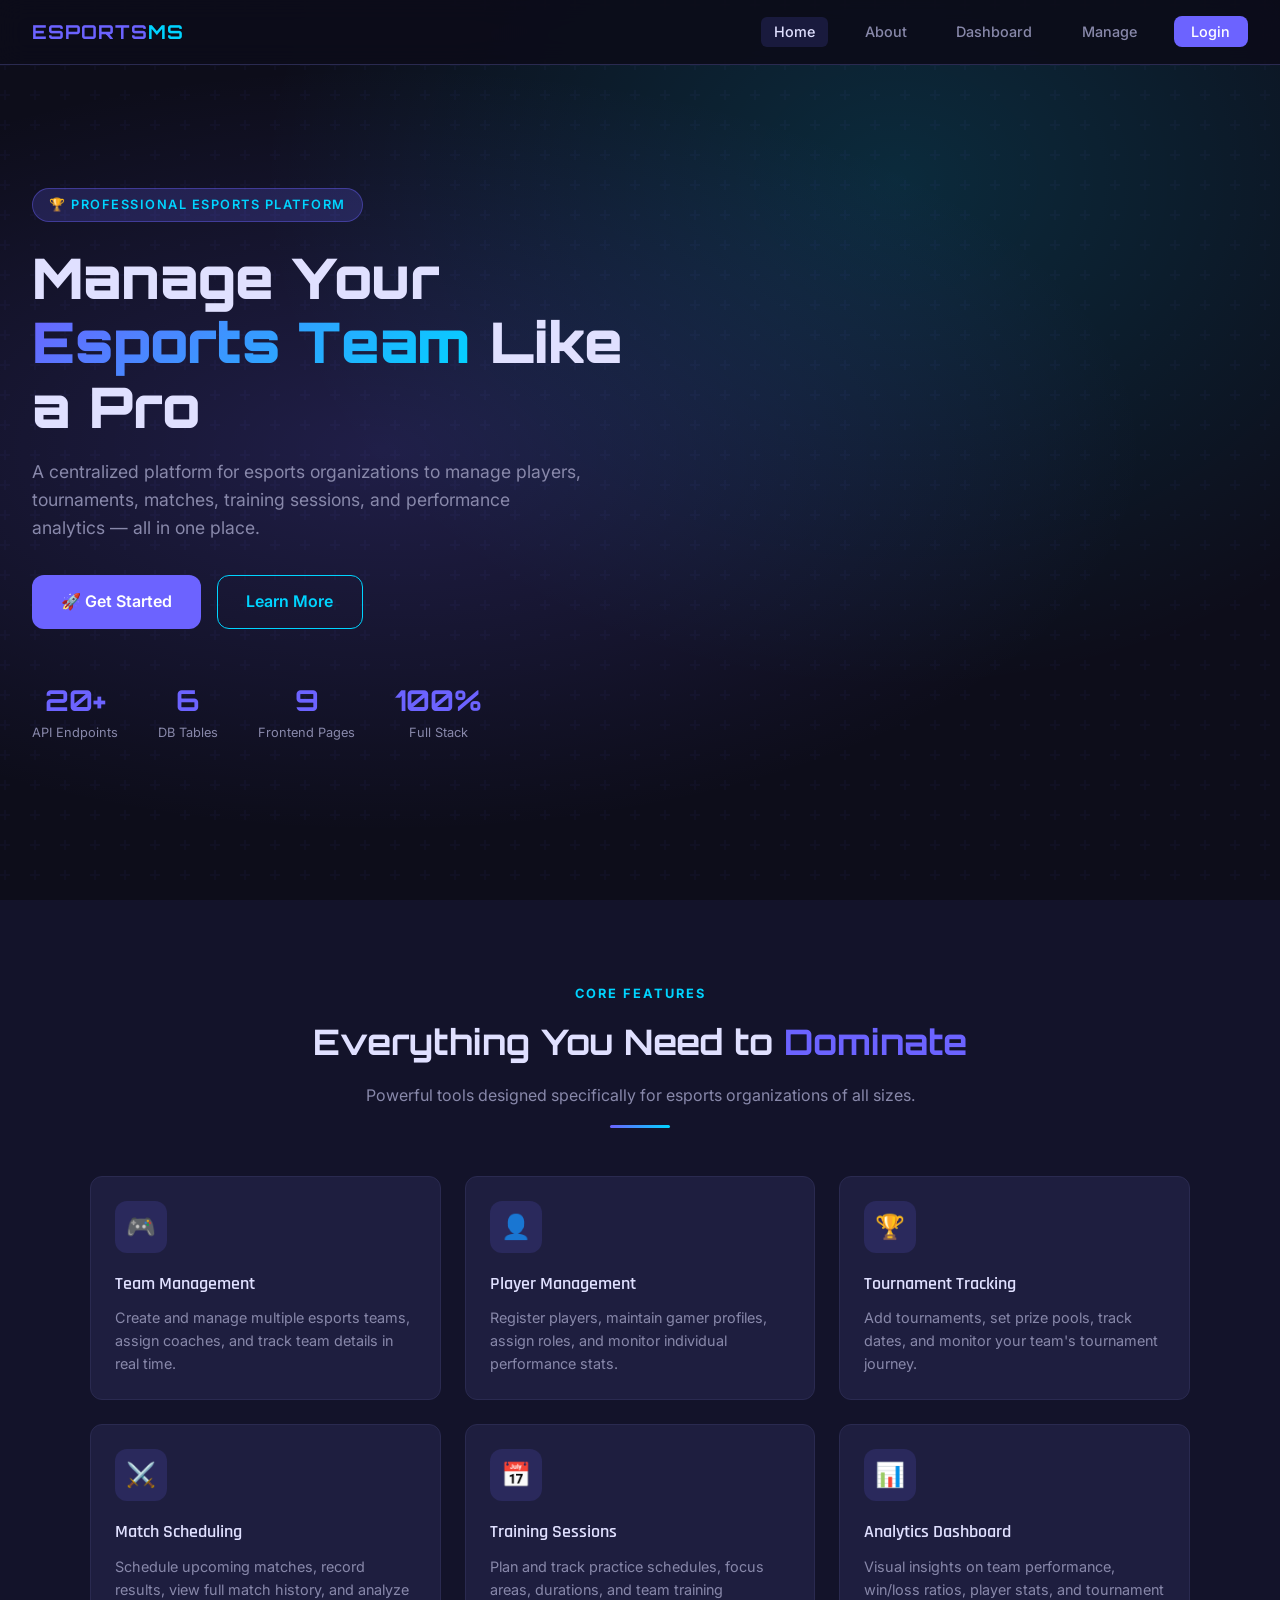
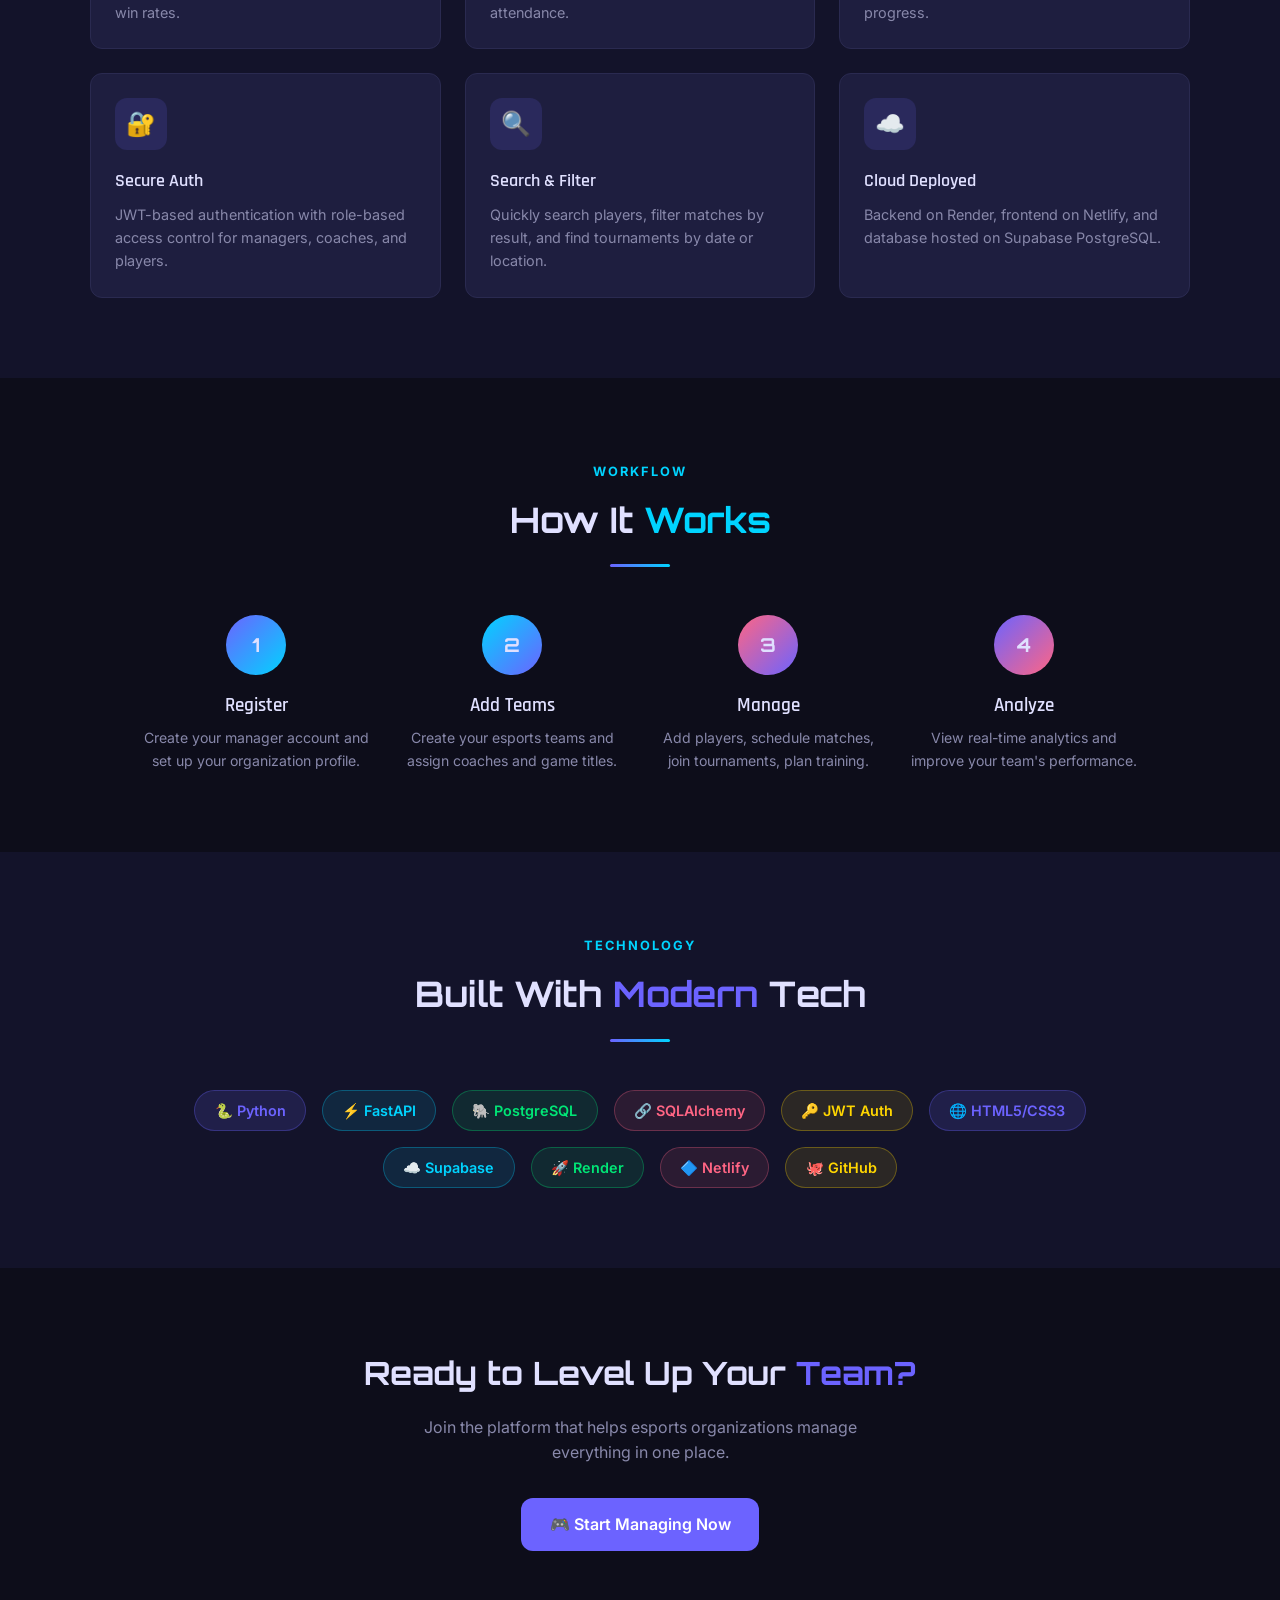
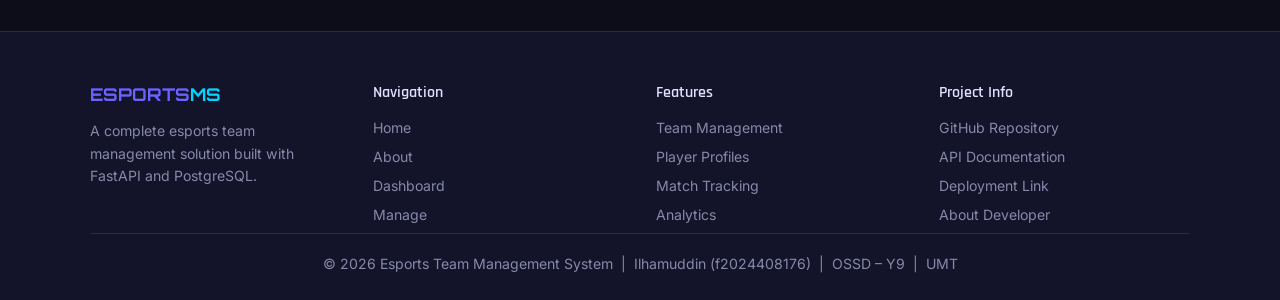
<file: index.html>
<!DOCTYPE html>
<html lang="en">
<head>
  <meta charset="UTF-8" />
  <meta name="viewport" content="width=device-width, initial-scale=1.0" />
  <title>Esports Team Management System</title>
  <link rel="stylesheet" href="style.css" />
  <link rel="icon" href="data:image/svg+xml,<svg xmlns='http://www.w3.org/2000/svg' viewBox='0 0 100 100'><text y='.9em' font-size='90'>🎮</text></svg>"/>
</head>
<body>

<!-- NAVBAR -->
<nav class="navbar">
  <a href="index.html" class="nav-brand">ESPORTS<span>MS</span></a>
  <ul class="nav-links" id="navLinks">
    <li><a href="index.html" class="active">Home</a></li>
    <li><a href="about.html">About</a></li>
    <li><a href="dashboard.html">Dashboard</a></li>
    <li><a href="manage.html">Manage</a></li>
    <li><a href="login.html" class="nav-btn">Login</a></li>
  </ul>
  <div class="hamburger" onclick="toggleNav()">☰</div>
</nav>

<!-- HERO -->
<section class="hero">
  <div class="hero-content">
    <span class="hero-badge">🏆 Professional Esports Platform</span>
    <h1>Manage Your <span class="highlight">Esports Team</span> Like a Pro</h1>
    <p>A centralized platform for esports organizations to manage players, tournaments, matches, training sessions, and performance analytics — all in one place.</p>
    <div class="hero-btns">
      <a href="login.html" class="btn btn-primary btn-lg">🚀 Get Started</a>
      <a href="about.html" class="btn btn-secondary btn-lg">Learn More</a>
    </div>
    <div class="hero-stats">
      <div class="stat-item"><div class="num">20+</div><div class="label">API Endpoints</div></div>
      <div class="stat-item"><div class="num">6</div><div class="label">DB Tables</div></div>
      <div class="stat-item"><div class="num">9</div><div class="label">Frontend Pages</div></div>
      <div class="stat-item"><div class="num">100%</div><div class="label">Full Stack</div></div>
    </div>
  </div>
</section>

<!-- FEATURES -->
<section class="section" style="background: var(--dark2);">
  <div class="section-header">
    <span class="section-tag">Core Features</span>
    <h2>Everything You Need to <span style="color:var(--primary)">Dominate</span></h2>
    <p>Powerful tools designed specifically for esports organizations of all sizes.</p>
    <div class="divider"></div>
  </div>
  <div class="grid-3" style="max-width:1100px;margin:0 auto;">
    <div class="card">
      <div class="feature-icon">🎮</div>
      <h3>Team Management</h3>
      <p>Create and manage multiple esports teams, assign coaches, and track team details in real time.</p>
    </div>
    <div class="card">
      <div class="feature-icon">👤</div>
      <h3>Player Management</h3>
      <p>Register players, maintain gamer profiles, assign roles, and monitor individual performance stats.</p>
    </div>
    <div class="card">
      <div class="feature-icon">🏆</div>
      <h3>Tournament Tracking</h3>
      <p>Add tournaments, set prize pools, track dates, and monitor your team's tournament journey.</p>
    </div>
    <div class="card">
      <div class="feature-icon">⚔️</div>
      <h3>Match Scheduling</h3>
      <p>Schedule upcoming matches, record results, view full match history, and analyze win rates.</p>
    </div>
    <div class="card">
      <div class="feature-icon">📅</div>
      <h3>Training Sessions</h3>
      <p>Plan and track practice schedules, focus areas, durations, and team training attendance.</p>
    </div>
    <div class="card">
      <div class="feature-icon">📊</div>
      <h3>Analytics Dashboard</h3>
      <p>Visual insights on team performance, win/loss ratios, player stats, and tournament progress.</p>
    </div>
    <div class="card">
      <div class="feature-icon">🔐</div>
      <h3>Secure Auth</h3>
      <p>JWT-based authentication with role-based access control for managers, coaches, and players.</p>
    </div>
    <div class="card">
      <div class="feature-icon">🔍</div>
      <h3>Search & Filter</h3>
      <p>Quickly search players, filter matches by result, and find tournaments by date or location.</p>
    </div>
    <div class="card">
      <div class="feature-icon">☁️</div>
      <h3>Cloud Deployed</h3>
      <p>Backend on Render, frontend on Netlify, and database hosted on Supabase PostgreSQL.</p>
    </div>
  </div>
</section>

<!-- HOW IT WORKS -->
<section class="section">
  <div class="section-header">
    <span class="section-tag">Workflow</span>
    <h2>How It <span style="color:var(--secondary)">Works</span></h2>
    <div class="divider"></div>
  </div>
  <div class="grid-4" style="max-width:1000px;margin:0 auto;text-align:center;">
    <div>
      <div style="width:60px;height:60px;background:linear-gradient(135deg,var(--primary),var(--secondary));border-radius:50%;display:flex;align-items:center;justify-content:center;font-family:'Orbitron',sans-serif;font-weight:700;font-size:1.2rem;margin:0 auto 1rem;">1</div>
      <h3 style="font-family:'Rajdhani',sans-serif;font-weight:600;margin-bottom:.4rem;">Register</h3>
      <p style="color:var(--muted);font-size:.88rem;">Create your manager account and set up your organization profile.</p>
    </div>
    <div>
      <div style="width:60px;height:60px;background:linear-gradient(135deg,var(--secondary),var(--primary));border-radius:50%;display:flex;align-items:center;justify-content:center;font-family:'Orbitron',sans-serif;font-weight:700;font-size:1.2rem;margin:0 auto 1rem;">2</div>
      <h3 style="font-family:'Rajdhani',sans-serif;font-weight:600;margin-bottom:.4rem;">Add Teams</h3>
      <p style="color:var(--muted);font-size:.88rem;">Create your esports teams and assign coaches and game titles.</p>
    </div>
    <div>
      <div style="width:60px;height:60px;background:linear-gradient(135deg,var(--accent),var(--primary));border-radius:50%;display:flex;align-items:center;justify-content:center;font-family:'Orbitron',sans-serif;font-weight:700;font-size:1.2rem;margin:0 auto 1rem;">3</div>
      <h3 style="font-family:'Rajdhani',sans-serif;font-weight:600;margin-bottom:.4rem;">Manage</h3>
      <p style="color:var(--muted);font-size:.88rem;">Add players, schedule matches, join tournaments, plan training.</p>
    </div>
    <div>
      <div style="width:60px;height:60px;background:linear-gradient(135deg,var(--primary),var(--accent));border-radius:50%;display:flex;align-items:center;justify-content:center;font-family:'Orbitron',sans-serif;font-weight:700;font-size:1.2rem;margin:0 auto 1rem;">4</div>
      <h3 style="font-family:'Rajdhani',sans-serif;font-weight:600;margin-bottom:.4rem;">Analyze</h3>
      <p style="color:var(--muted);font-size:.88rem;">View real-time analytics and improve your team's performance.</p>
    </div>
  </div>
</section>

<!-- TECH STACK -->
<section class="section" style="background:var(--dark2);">
  <div class="section-header">
    <span class="section-tag">Technology</span>
    <h2>Built With <span style="color:var(--primary)">Modern</span> Tech</h2>
    <div class="divider"></div>
  </div>
  <div style="display:flex;flex-wrap:wrap;gap:1rem;justify-content:center;max-width:900px;margin:0 auto;">
    <span style="background:rgba(108,99,255,.15);border:1px solid rgba(108,99,255,.3);color:var(--primary);padding:.5rem 1.2rem;border-radius:50px;font-weight:600;font-size:.9rem;">🐍 Python</span>
    <span style="background:rgba(0,212,255,.1);border:1px solid rgba(0,212,255,.3);color:var(--secondary);padding:.5rem 1.2rem;border-radius:50px;font-weight:600;font-size:.9rem;">⚡ FastAPI</span>
    <span style="background:rgba(0,230,118,.1);border:1px solid rgba(0,230,118,.3);color:var(--success);padding:.5rem 1.2rem;border-radius:50px;font-weight:600;font-size:.9rem;">🐘 PostgreSQL</span>
    <span style="background:rgba(255,101,132,.1);border:1px solid rgba(255,101,132,.3);color:var(--accent);padding:.5rem 1.2rem;border-radius:50px;font-weight:600;font-size:.9rem;">🔗 SQLAlchemy</span>
    <span style="background:rgba(255,214,0,.1);border:1px solid rgba(255,214,0,.3);color:var(--warning);padding:.5rem 1.2rem;border-radius:50px;font-weight:600;font-size:.9rem;">🔑 JWT Auth</span>
    <span style="background:rgba(108,99,255,.15);border:1px solid rgba(108,99,255,.3);color:var(--primary);padding:.5rem 1.2rem;border-radius:50px;font-weight:600;font-size:.9rem;">🌐 HTML5/CSS3</span>
    <span style="background:rgba(0,212,255,.1);border:1px solid rgba(0,212,255,.3);color:var(--secondary);padding:.5rem 1.2rem;border-radius:50px;font-weight:600;font-size:.9rem;">☁️ Supabase</span>
    <span style="background:rgba(0,230,118,.1);border:1px solid rgba(0,230,118,.3);color:var(--success);padding:.5rem 1.2rem;border-radius:50px;font-weight:600;font-size:.9rem;">🚀 Render</span>
    <span style="background:rgba(255,101,132,.1);border:1px solid rgba(255,101,132,.3);color:var(--accent);padding:.5rem 1.2rem;border-radius:50px;font-weight:600;font-size:.9rem;">🔷 Netlify</span>
    <span style="background:rgba(255,214,0,.1);border:1px solid rgba(255,214,0,.3);color:var(--warning);padding:.5rem 1.2rem;border-radius:50px;font-weight:600;font-size:.9rem;">🐙 GitHub</span>
  </div>
</section>

<!-- CTA -->
<section class="section" style="text-align:center;">
  <h2 style="font-family:'Orbitron',sans-serif;font-size:clamp(1.4rem,3vw,2rem);margin-bottom:1rem;">Ready to Level Up Your <span style="color:var(--primary)">Team?</span></h2>
  <p style="color:var(--muted);margin-bottom:2rem;max-width:500px;margin-left:auto;margin-right:auto;">Join the platform that helps esports organizations manage everything in one place.</p>
  <a href="login.html" class="btn btn-primary btn-lg">🎮 Start Managing Now</a>
</section>

<!-- FOOTER -->
<footer class="footer">
  <div class="footer-grid" style="max-width:1100px;margin:0 auto;">
    <div>
      <div class="footer-brand">ESPORTS<span>MS</span></div>
      <p>A complete esports team management solution built with FastAPI and PostgreSQL.</p>
    </div>
    <div class="footer-links">
      <h4>Navigation</h4>
      <a href="index.html">Home</a>
      <a href="about.html">About</a>
      <a href="dashboard.html">Dashboard</a>
      <a href="manage.html">Manage</a>
    </div>
    <div class="footer-links">
      <h4>Features</h4>
      <a href="#">Team Management</a>
      <a href="#">Player Profiles</a>
      <a href="#">Match Tracking</a>
      <a href="#">Analytics</a>
    </div>
    <div class="footer-links">
      <h4>Project Info</h4>
      <a href="#">GitHub Repository</a>
      <a href="#">API Documentation</a>
      <a href="#">Deployment Link</a>
      <a href="about.html">About Developer</a>
    </div>
  </div>
  <div class="footer-bottom" style="max-width:1100px;margin:0 auto;">
    <p>© 2026 Esports Team Management System &nbsp;|&nbsp; Ilhamuddin (f2024408176) &nbsp;|&nbsp; OSSD – Y9 &nbsp;|&nbsp; UMT</p>
  </div>
</footer>

<script>
  function toggleNav() {
    document.getElementById('navLinks').classList.toggle('open');
  }
</script>
</body>
</html>
</file>
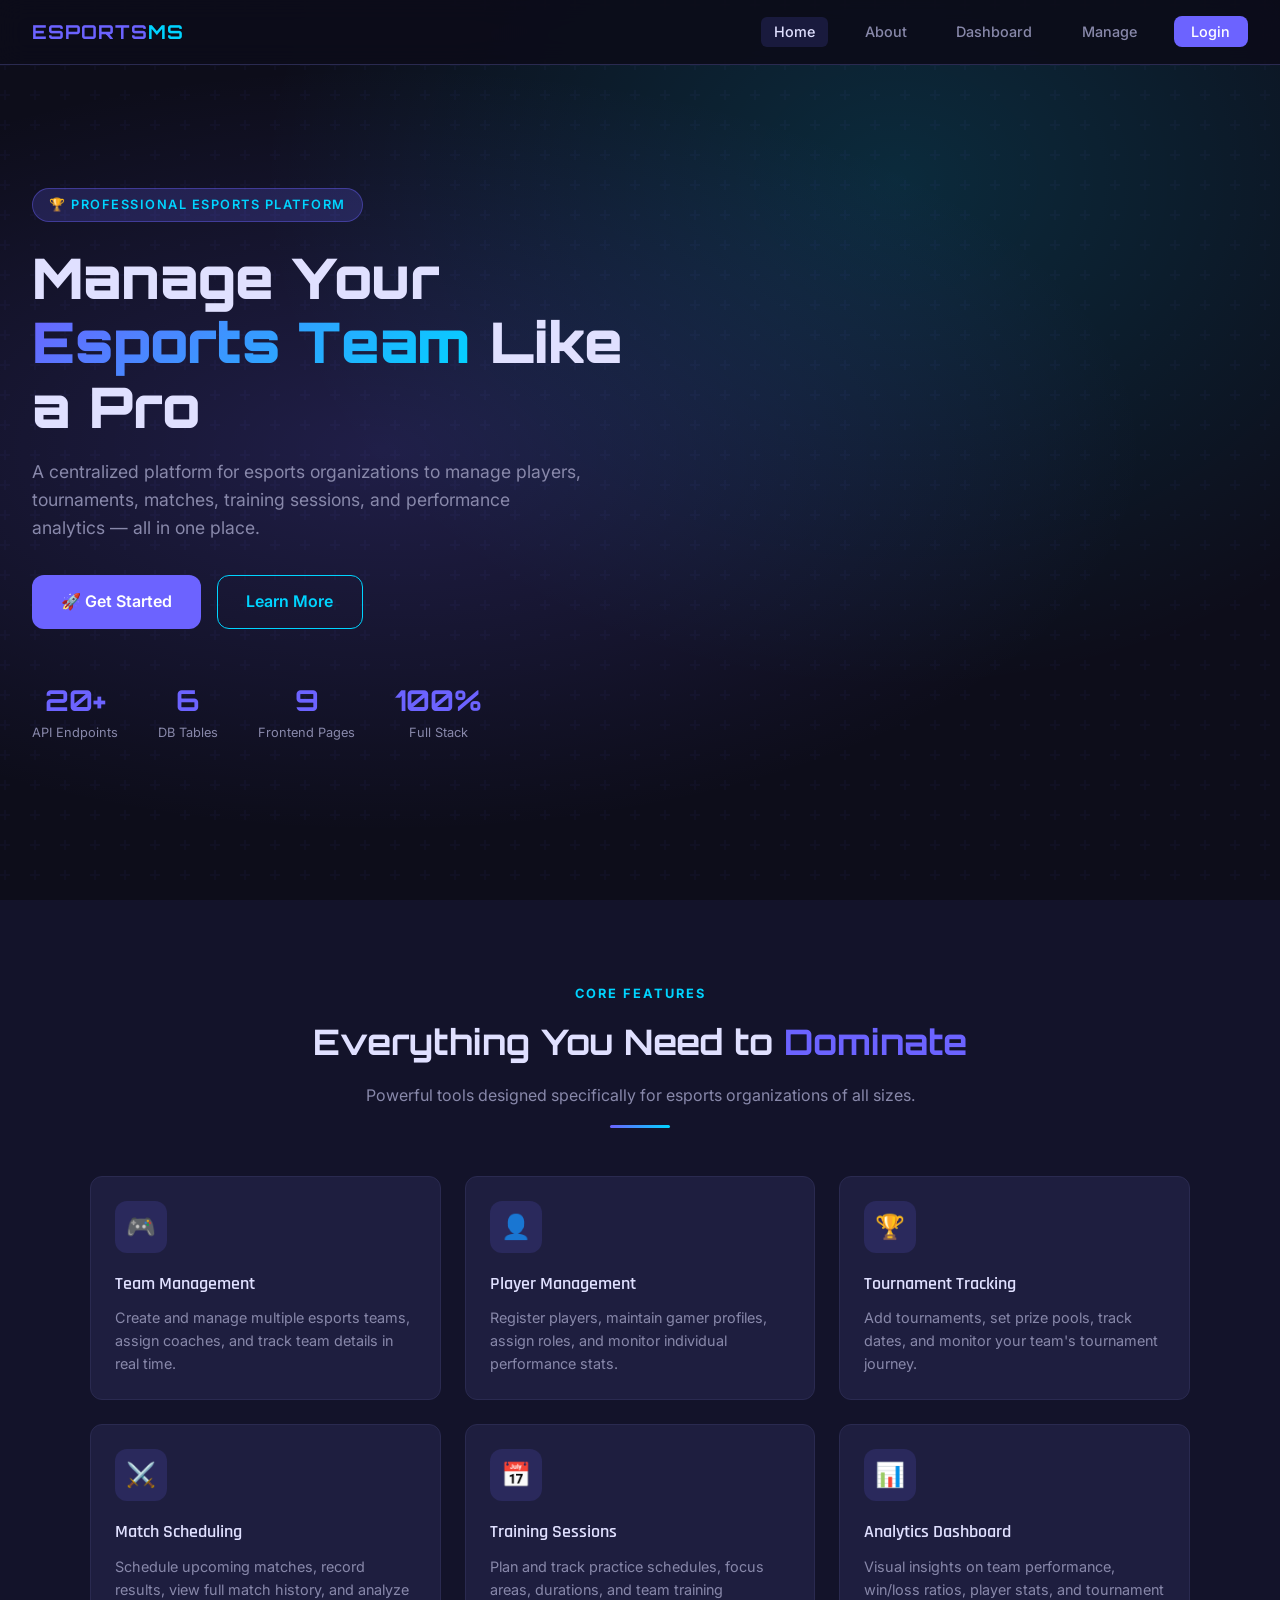
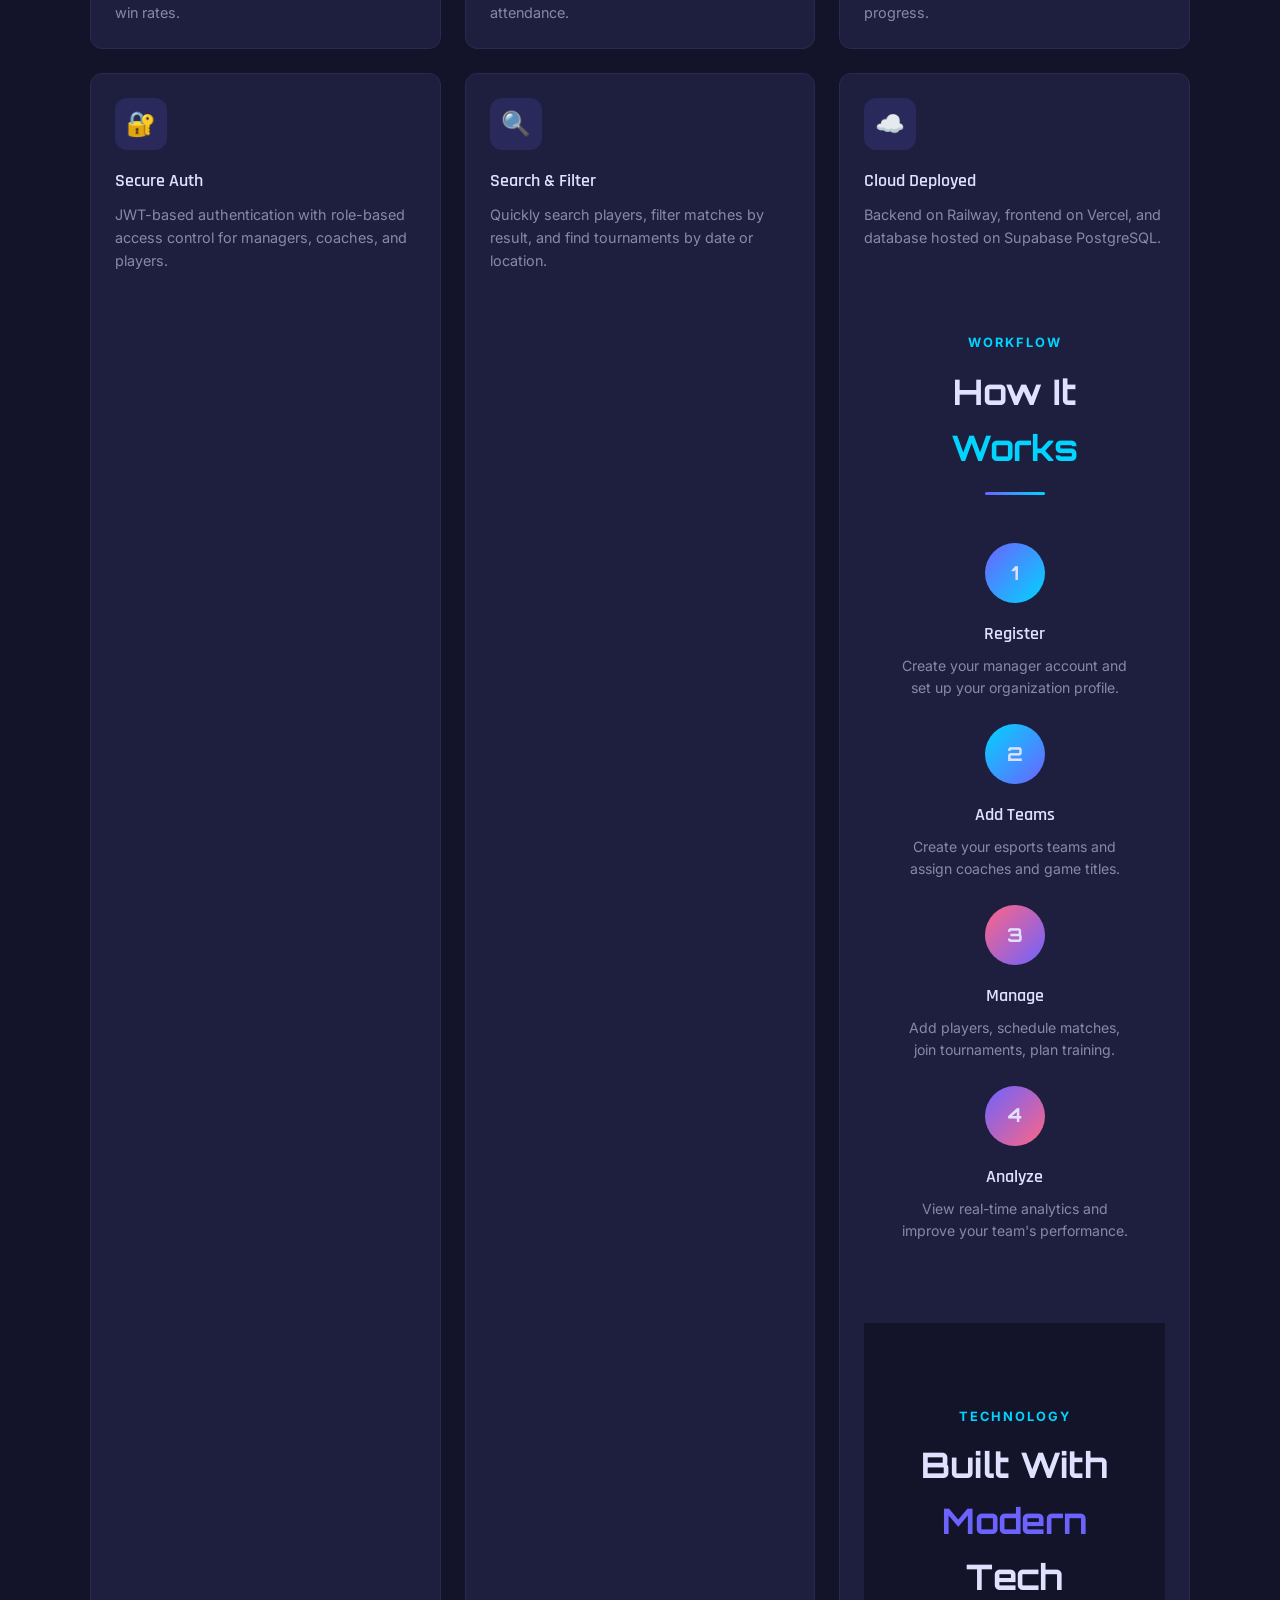
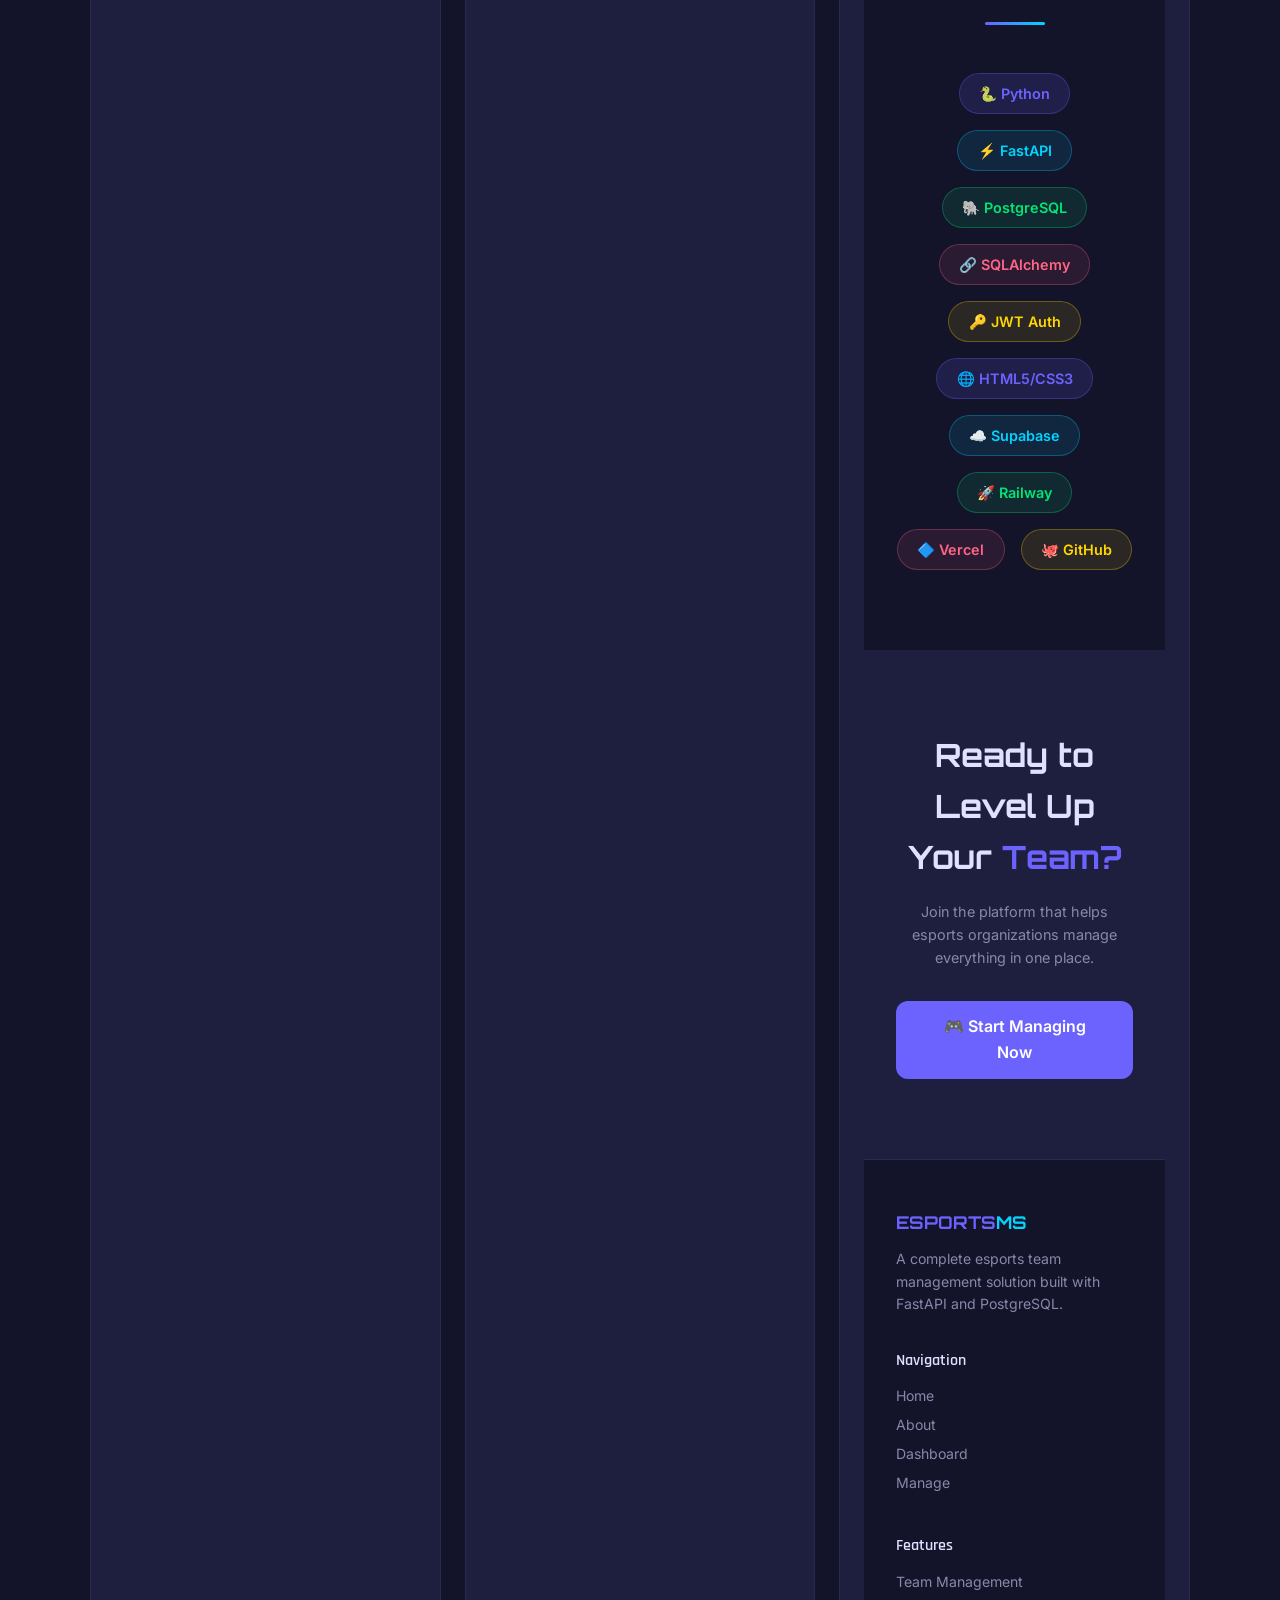
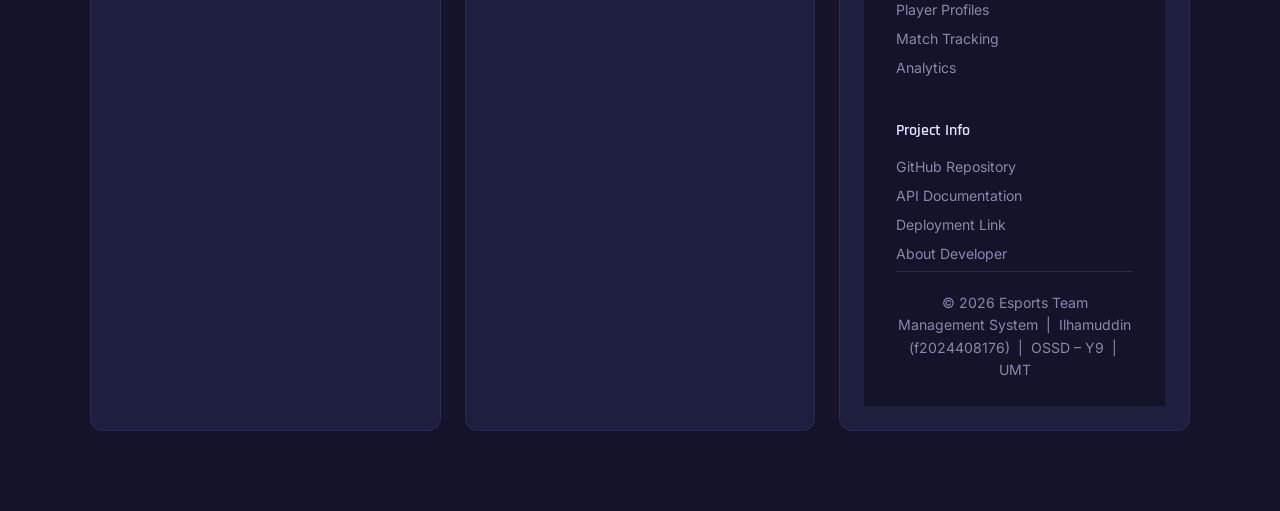
<file: EsportsTeamMS_Ilhamuddin_f2024408176/EsportsTeamMS/frontend/index.html>
<!DOCTYPE html>
<html lang="en">
<head>
  <meta charset="UTF-8" />
  <meta name="viewport" content="width=device-width, initial-scale=1.0" />
  <title>Esports Team Management System</title>
  <link rel="stylesheet" href="style.css" />
  <link rel="icon" href="data:image/svg+xml,<svg xmlns='http://www.w3.org/2000/svg' viewBox='0 0 100 100'><text y='.9em' font-size='90'>🎮</text></svg>"/>
</head>
<body>

<!-- NAVBAR -->
<nav class="navbar">
  <a href="index.html" class="nav-brand">ESPORTS<span>MS</span></a>
  <ul class="nav-links" id="navLinks">
    <li><a href="index.html" class="active">Home</a></li>
    <li><a href="about.html">About</a></li>
    <li><a href="dashboard.html">Dashboard</a></li>
    <li><a href="manage.html">Manage</a></li>
    <li><a href="login.html" class="nav-btn">Login</a></li>
  </ul>
  <div class="hamburger" onclick="toggleNav()">☰</div>
</nav>

<!-- HERO -->
<section class="hero">
  <div class="hero-content">
    <span class="hero-badge">🏆 Professional Esports Platform</span>
    <h1>Manage Your <span class="highlight">Esports Team</span> Like a Pro</h1>
    <p>A centralized platform for esports organizations to manage players, tournaments, matches, training sessions, and performance analytics — all in one place.</p>
    <div class="hero-btns">
      <a href="login.html" class="btn btn-primary btn-lg">🚀 Get Started</a>
      <a href="about.html" class="btn btn-secondary btn-lg">Learn More</a>
    </div>
    <div class="hero-stats">
      <div class="stat-item"><div class="num">20+</div><div class="label">API Endpoints</div></div>
      <div class="stat-item"><div class="num">6</div><div class="label">DB Tables</div></div>
      <div class="stat-item"><div class="num">9</div><div class="label">Frontend Pages</div></div>
      <div class="stat-item"><div class="num">100%</div><div class="label">Full Stack</div></div>
    </div>
  </div>
</section>

<!-- FEATURES -->
<section class="section" style="background: var(--dark2);">
  <div class="section-header">
    <span class="section-tag">Core Features</span>
    <h2>Everything You Need to <span style="color:var(--primary)">Dominate</span></h2>
    <p>Powerful tools designed specifically for esports organizations of all sizes.</p>
    <div class="divider"></div>
  </div>
  <div class="grid-3" style="max-width:1100px;margin:0 auto;">
    <div class="card">
      <div class="feature-icon">🎮</div>
      <h3>Team Management</h3>
      <p>Create and manage multiple esports teams, assign coaches, and track team details in real time.</p>
    </div>
    <div class="card">
      <div class="feature-icon">👤</div>
      <h3>Player Management</h3>
      <p>Register players, maintain gamer profiles, assign roles, and monitor individual performance stats.</p>
    </div>
    <div class="card">
      <div class="feature-icon">🏆</div>
      <h3>Tournament Tracking</h3>
      <p>Add tournaments, set prize pools, track dates, and monitor your team's tournament journey.</p>
    </div>
    <div class="card">
      <div class="feature-icon">⚔️</div>
      <h3>Match Scheduling</h3>
      <p>Schedule upcoming matches, record results, view full match history, and analyze win rates.</p>
    </div>
    <div class="card">
      <div class="feature-icon">📅</div>
      <h3>Training Sessions</h3>
      <p>Plan and track practice schedules, focus areas, durations, and team training attendance.</p>
    </div>
    <div class="card">
      <div class="feature-icon">📊</div>
      <h3>Analytics Dashboard</h3>
      <p>Visual insights on team performance, win/loss ratios, player stats, and tournament progress.</p>
    </div>
    <div class="card">
      <div class="feature-icon">🔐</div>
      <h3>Secure Auth</h3>
      <p>JWT-based authentication with role-based access control for managers, coaches, and players.</p>
    </div>
    <div class="card">
      <div class="feature-icon">🔍</div>
      <h3>Search & Filter</h3>
      <p>Quickly search players, filter matches by result, and find tournaments by date or location.</p>
    </div>
    <div class="card">
      <div class="feature-icon">☁️</div>
      <h3>Cloud Deployed</h3>
        <p>Backend on Railway, frontend on Vercel, and database hosted on Supabase PostgreSQL.</p>

<!-- HOW IT WORKS -->
<section class="section">
  <div class="section-header">
    <span class="section-tag">Workflow</span>
    <h2>How It <span style="color:var(--secondary)">Works</span></h2>
    <div class="divider"></div>
  </div>
  <div class="grid-4" style="max-width:1000px;margin:0 auto;text-align:center;">
    <div>
      <div style="width:60px;height:60px;background:linear-gradient(135deg,var(--primary),var(--secondary));border-radius:50%;display:flex;align-items:center;justify-content:center;font-family:'Orbitron',sans-serif;font-weight:700;font-size:1.2rem;margin:0 auto 1rem;">1</div>
      <h3 style="font-family:'Rajdhani',sans-serif;font-weight:600;margin-bottom:.4rem;">Register</h3>
      <p style="color:var(--muted);font-size:.88rem;">Create your manager account and set up your organization profile.</p>
    </div>
    <div>
      <div style="width:60px;height:60px;background:linear-gradient(135deg,var(--secondary),var(--primary));border-radius:50%;display:flex;align-items:center;justify-content:center;font-family:'Orbitron',sans-serif;font-weight:700;font-size:1.2rem;margin:0 auto 1rem;">2</div>
      <h3 style="font-family:'Rajdhani',sans-serif;font-weight:600;margin-bottom:.4rem;">Add Teams</h3>
      <p style="color:var(--muted);font-size:.88rem;">Create your esports teams and assign coaches and game titles.</p>
    </div>
    <div>
      <div style="width:60px;height:60px;background:linear-gradient(135deg,var(--accent),var(--primary));border-radius:50%;display:flex;align-items:center;justify-content:center;font-family:'Orbitron',sans-serif;font-weight:700;font-size:1.2rem;margin:0 auto 1rem;">3</div>
      <h3 style="font-family:'Rajdhani',sans-serif;font-weight:600;margin-bottom:.4rem;">Manage</h3>
      <p style="color:var(--muted);font-size:.88rem;">Add players, schedule matches, join tournaments, plan training.</p>
    </div>
    <div>
      <div style="width:60px;height:60px;background:linear-gradient(135deg,var(--primary),var(--accent));border-radius:50%;display:flex;align-items:center;justify-content:center;font-family:'Orbitron',sans-serif;font-weight:700;font-size:1.2rem;margin:0 auto 1rem;">4</div>
      <h3 style="font-family:'Rajdhani',sans-serif;font-weight:600;margin-bottom:.4rem;">Analyze</h3>
      <p style="color:var(--muted);font-size:.88rem;">View real-time analytics and improve your team's performance.</p>
    </div>
  </div>
</section>

<!-- TECH STACK -->
<section class="section" style="background:var(--dark2);">
  <div class="section-header">
    <span class="section-tag">Technology</span>
    <h2>Built With <span style="color:var(--primary)">Modern</span> Tech</h2>
    <div class="divider"></div>
  </div>
  <div style="display:flex;flex-wrap:wrap;gap:1rem;justify-content:center;max-width:900px;margin:0 auto;">
    <span style="background:rgba(108,99,255,.15);border:1px solid rgba(108,99,255,.3);color:var(--primary);padding:.5rem 1.2rem;border-radius:50px;font-weight:600;font-size:.9rem;">🐍 Python</span>
    <span style="background:rgba(0,212,255,.1);border:1px solid rgba(0,212,255,.3);color:var(--secondary);padding:.5rem 1.2rem;border-radius:50px;font-weight:600;font-size:.9rem;">⚡ FastAPI</span>
    <span style="background:rgba(0,230,118,.1);border:1px solid rgba(0,230,118,.3);color:var(--success);padding:.5rem 1.2rem;border-radius:50px;font-weight:600;font-size:.9rem;">🐘 PostgreSQL</span>
    <span style="background:rgba(255,101,132,.1);border:1px solid rgba(255,101,132,.3);color:var(--accent);padding:.5rem 1.2rem;border-radius:50px;font-weight:600;font-size:.9rem;">🔗 SQLAlchemy</span>
    <span style="background:rgba(255,214,0,.1);border:1px solid rgba(255,214,0,.3);color:var(--warning);padding:.5rem 1.2rem;border-radius:50px;font-weight:600;font-size:.9rem;">🔑 JWT Auth</span>
    <span style="background:rgba(108,99,255,.15);border:1px solid rgba(108,99,255,.3);color:var(--primary);padding:.5rem 1.2rem;border-radius:50px;font-weight:600;font-size:.9rem;">🌐 HTML5/CSS3</span>
    <span style="background:rgba(0,212,255,.1);border:1px solid rgba(0,212,255,.3);color:var(--secondary);padding:.5rem 1.2rem;border-radius:50px;font-weight:600;font-size:.9rem;">☁️ Supabase</span>
    <span style="background:rgba(0,230,118,.1);border:1px solid rgba(0,230,118,.3);color:var(--success);padding:.5rem 1.2rem;border-radius:50px;font-weight:600;font-size:.9rem;">🚀 Railway</span>
    <span style="background:rgba(255,101,132,.1);border:1px solid rgba(255,101,132,.3);color:var(--accent);padding:.5rem 1.2rem;border-radius:50px;font-weight:600;font-size:.9rem;">🔷 Vercel</span>
    <span style="background:rgba(255,214,0,.1);border:1px solid rgba(255,214,0,.3);color:var(--warning);padding:.5rem 1.2rem;border-radius:50px;font-weight:600;font-size:.9rem;">🐙 GitHub</span>
  </div>
</section>

<!-- CTA -->
<section class="section" style="text-align:center;">
  <h2 style="font-family:'Orbitron',sans-serif;font-size:clamp(1.4rem,3vw,2rem);margin-bottom:1rem;">Ready to Level Up Your <span style="color:var(--primary)">Team?</span></h2>
  <p style="color:var(--muted);margin-bottom:2rem;max-width:500px;margin-left:auto;margin-right:auto;">Join the platform that helps esports organizations manage everything in one place.</p>
  <a href="login.html" class="btn btn-primary btn-lg">🎮 Start Managing Now</a>
</section>

<!-- FOOTER -->
<footer class="footer">
  <div class="footer-grid" style="max-width:1100px;margin:0 auto;">
    <div>
      <div class="footer-brand">ESPORTS<span>MS</span></div>
      <p>A complete esports team management solution built with FastAPI and PostgreSQL.</p>
    </div>
    <div class="footer-links">
      <h4>Navigation</h4>
      <a href="index.html">Home</a>
      <a href="about.html">About</a>
      <a href="dashboard.html">Dashboard</a>
      <a href="manage.html">Manage</a>
    </div>
    <div class="footer-links">
      <h4>Features</h4>
      <a href="#">Team Management</a>
      <a href="#">Player Profiles</a>
      <a href="#">Match Tracking</a>
      <a href="#">Analytics</a>
    </div>
    <div class="footer-links">
      <h4>Project Info</h4>
      <a href="#">GitHub Repository</a>
      <a href="#">API Documentation</a>
      <a href="#">Deployment Link</a>
      <a href="about.html">About Developer</a>
    </div>
  </div>
  <div class="footer-bottom" style="max-width:1100px;margin:0 auto;">
    <p>© 2026 Esports Team Management System &nbsp;|&nbsp; Ilhamuddin (f2024408176) &nbsp;|&nbsp; OSSD – Y9 &nbsp;|&nbsp; UMT</p>
  </div>
</footer>

<script src="script.js"></script>
</body>
</html>
</file>
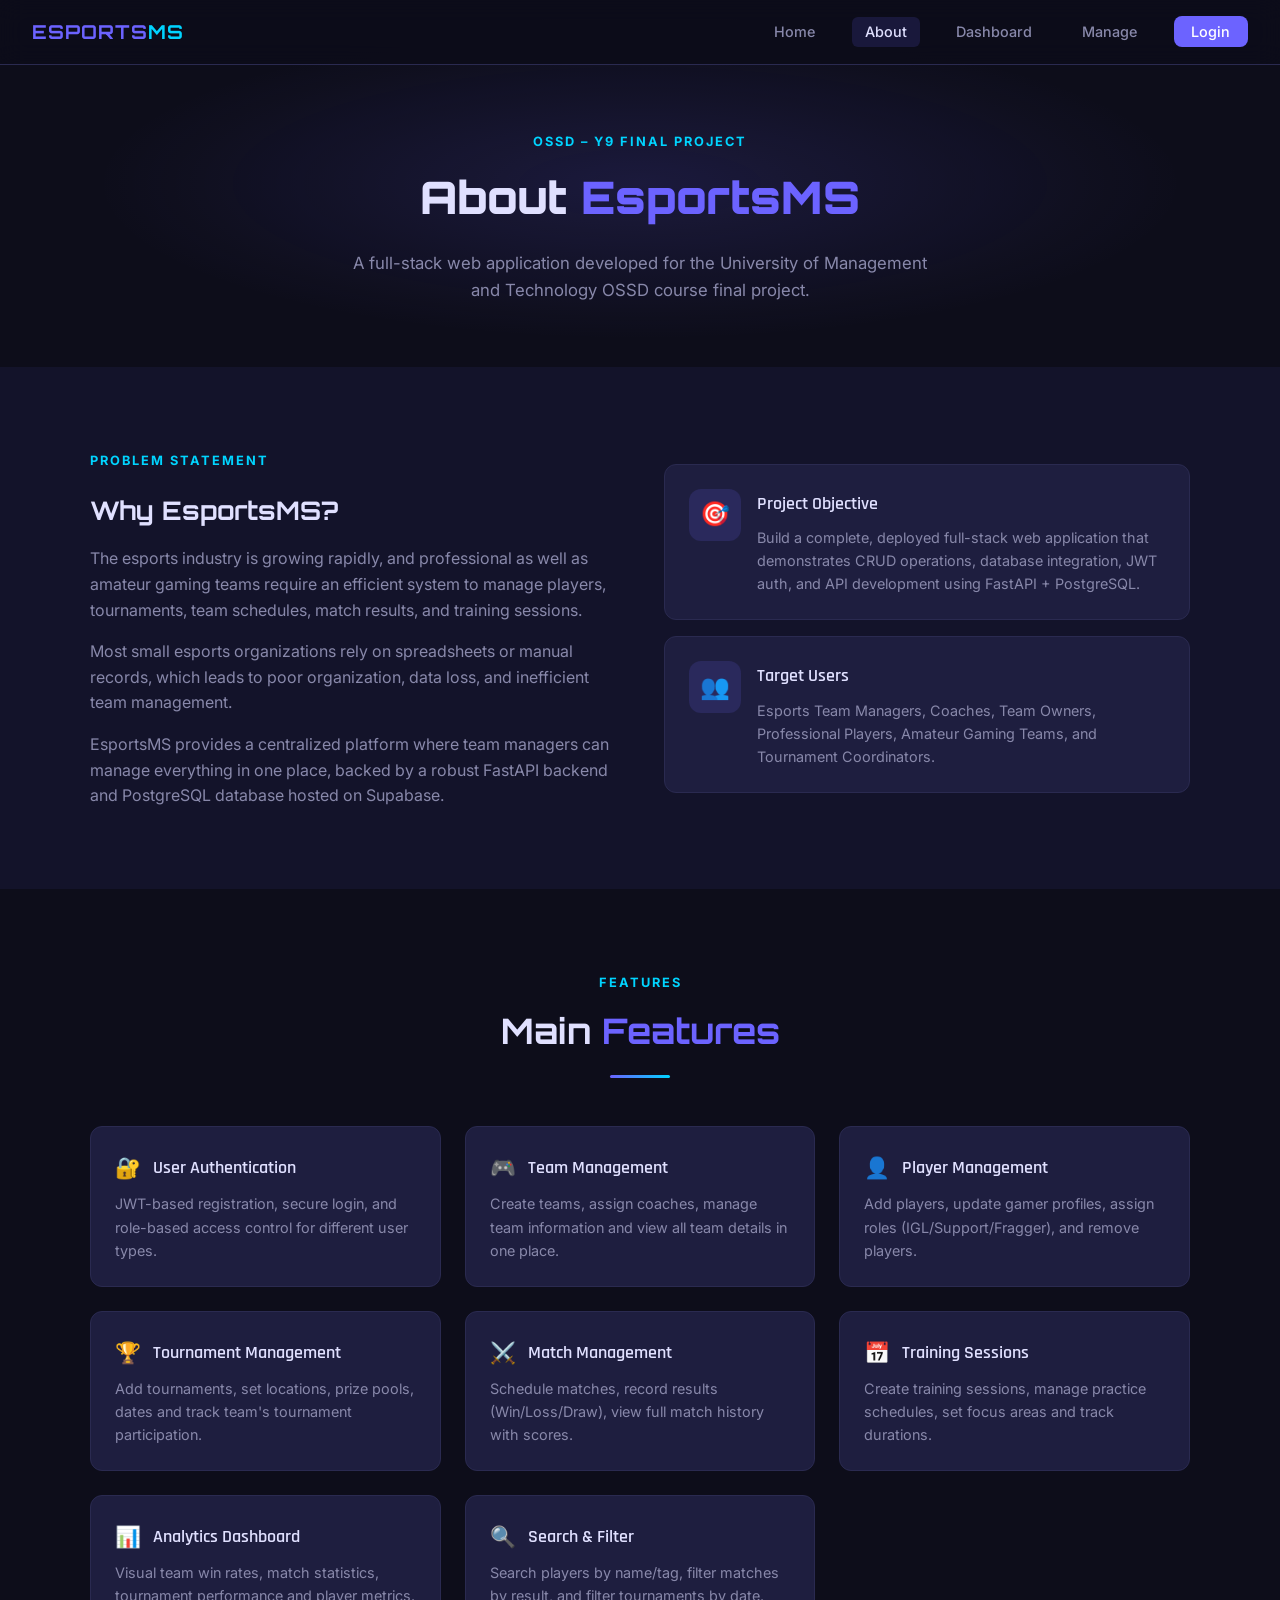
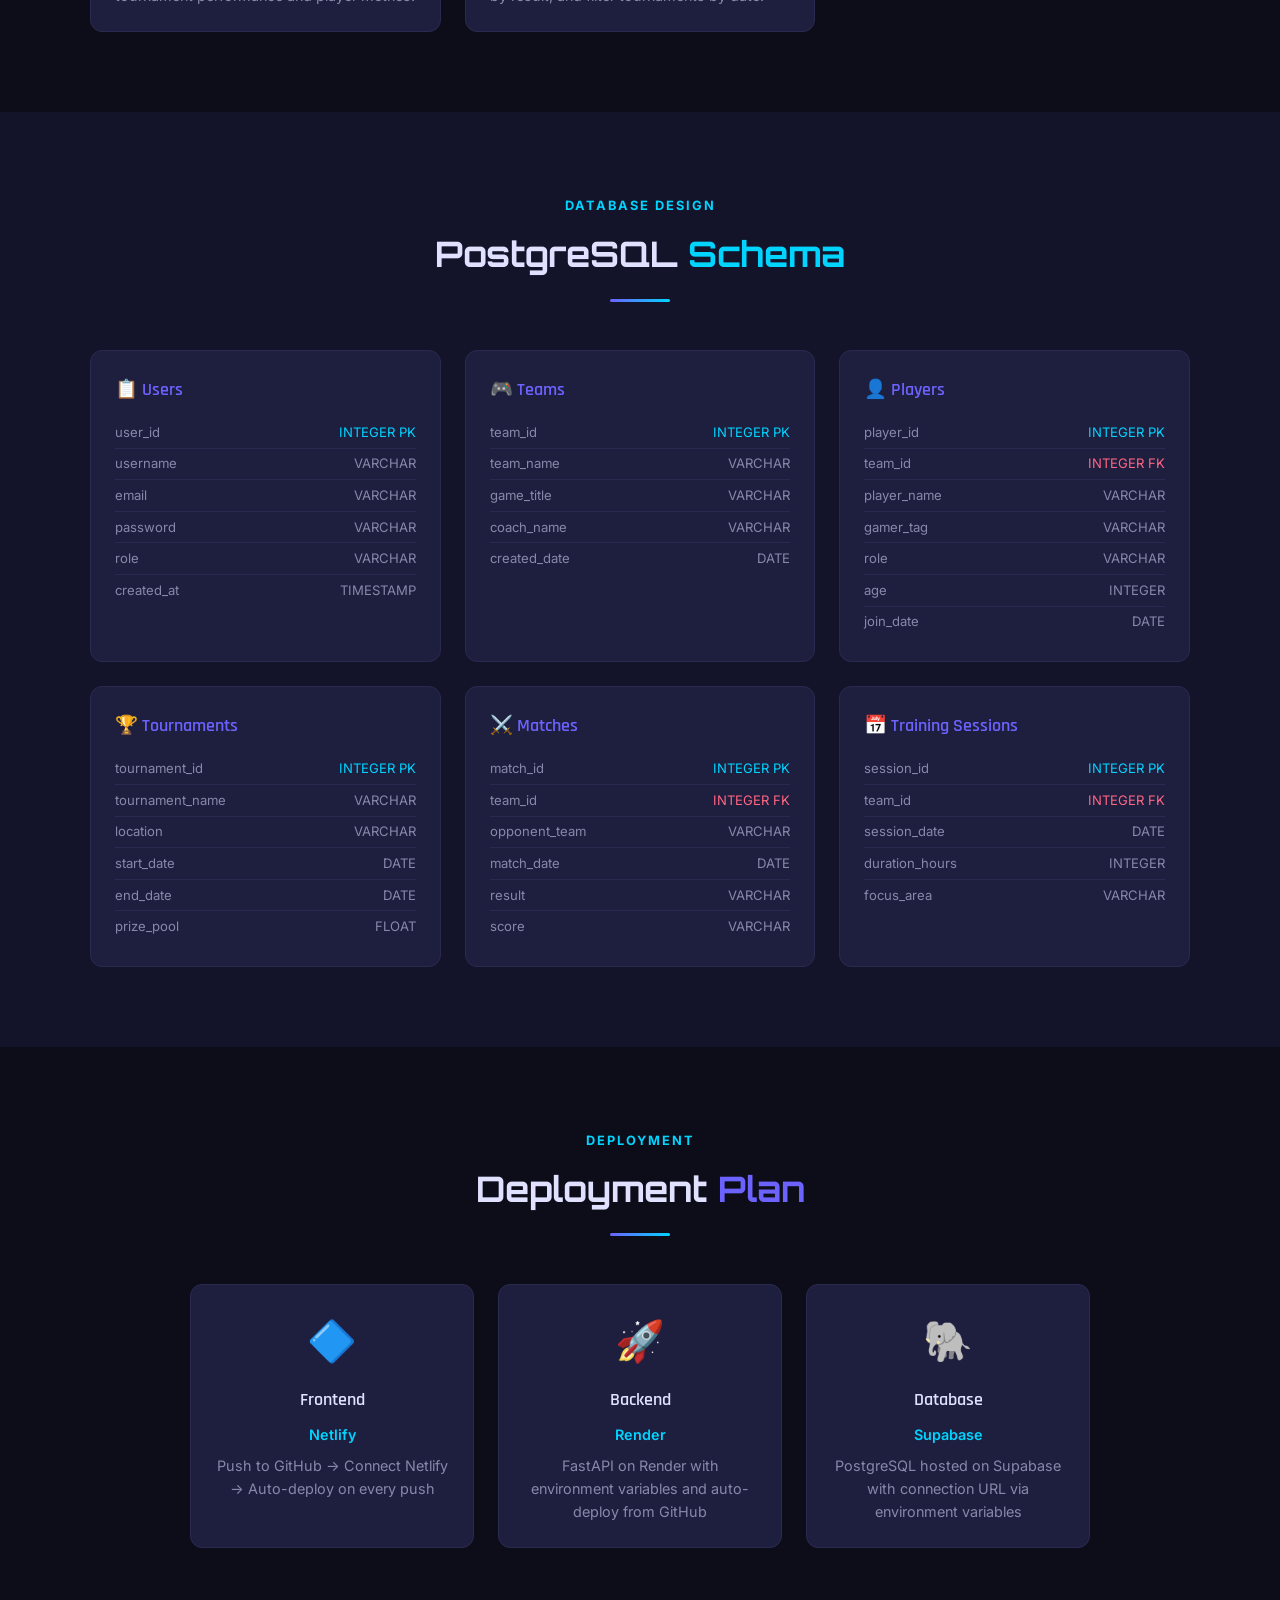
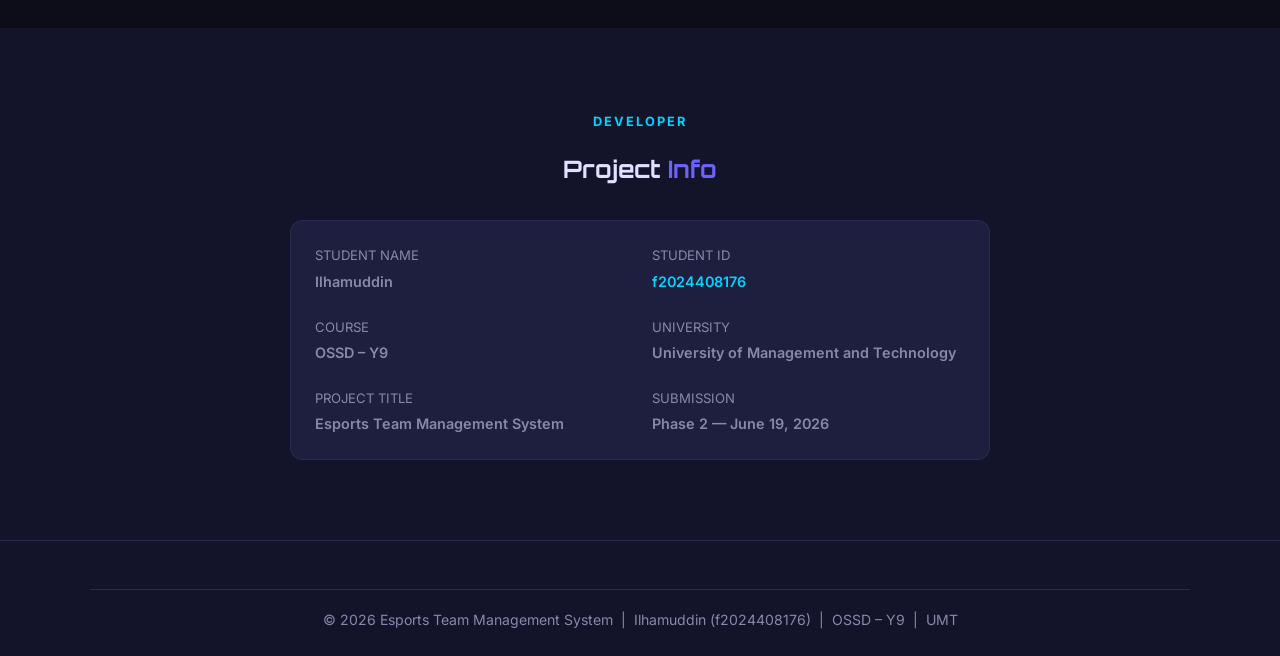
<file: about.html>
<!DOCTYPE html>
<html lang="en">
<head>
  <meta charset="UTF-8" />
  <meta name="viewport" content="width=device-width, initial-scale=1.0" />
  <title>About – Esports Team Management System</title>
  <link rel="stylesheet" href="style.css" />
</head>
<body>

<nav class="navbar">
  <a href="index.html" class="nav-brand">ESPORTS<span>MS</span></a>
  <ul class="nav-links" id="navLinks">
    <li><a href="index.html">Home</a></li>
    <li><a href="about.html" class="active">About</a></li>
    <li><a href="dashboard.html">Dashboard</a></li>
    <li><a href="manage.html">Manage</a></li>
    <li><a href="login.html" class="nav-btn">Login</a></li>
  </ul>
  <div class="hamburger" onclick="toggleNav()">☰</div>
</nav>

<!-- ABOUT HERO -->
<section class="about-hero">
  <span class="section-tag">OSSD – Y9 Final Project</span>
  <h1>About <span style="color:var(--primary)">EsportsMS</span></h1>
  <p>A full-stack web application developed for the University of Management and Technology OSSD course final project.</p>
</section>

<!-- PROJECT OVERVIEW -->
<section class="section" style="background:var(--dark2);">
  <div style="max-width:1100px;margin:0 auto;">
    <div class="grid-2" style="gap:3rem;align-items:center;">
      <div>
        <span class="section-tag">Problem Statement</span>
        <h2 style="font-family:'Orbitron',sans-serif;font-size:1.6rem;font-weight:700;margin:0.5rem 0 1rem;">Why EsportsMS?</h2>
        <p style="color:var(--muted);margin-bottom:1rem;">The esports industry is growing rapidly, and professional as well as amateur gaming teams require an efficient system to manage players, tournaments, team schedules, match results, and training sessions.</p>
        <p style="color:var(--muted);margin-bottom:1rem;">Most small esports organizations rely on spreadsheets or manual records, which leads to poor organization, data loss, and inefficient team management.</p>
        <p style="color:var(--muted);">EsportsMS provides a centralized platform where team managers can manage everything in one place, backed by a robust FastAPI backend and PostgreSQL database hosted on Supabase.</p>
      </div>
      <div>
        <div class="card" style="margin-bottom:1rem;">
          <div style="display:flex;gap:1rem;align-items:flex-start;">
            <div class="feature-icon" style="flex-shrink:0;">🎯</div>
            <div>
              <h3>Project Objective</h3>
              <p>Build a complete, deployed full-stack web application that demonstrates CRUD operations, database integration, JWT auth, and API development using FastAPI + PostgreSQL.</p>
            </div>
          </div>
        </div>
        <div class="card">
          <div style="display:flex;gap:1rem;align-items:flex-start;">
            <div class="feature-icon" style="flex-shrink:0;">👥</div>
            <div>
              <h3>Target Users</h3>
              <p>Esports Team Managers, Coaches, Team Owners, Professional Players, Amateur Gaming Teams, and Tournament Coordinators.</p>
            </div>
          </div>
        </div>
      </div>
    </div>
  </div>
</section>

<!-- FEATURES LIST -->
<section class="section">
  <div style="max-width:1100px;margin:0 auto;">
    <div class="section-header">
      <span class="section-tag">Features</span>
      <h2>Main <span style="color:var(--primary)">Features</span></h2>
      <div class="divider"></div>
    </div>
    <div class="grid-3">
      <div class="card"><div style="display:flex;gap:.75rem;align-items:center;margin-bottom:.5rem;"><span style="font-size:1.3rem;">🔐</span><h3 style="margin:0;">User Authentication</h3></div><p>JWT-based registration, secure login, and role-based access control for different user types.</p></div>
      <div class="card"><div style="display:flex;gap:.75rem;align-items:center;margin-bottom:.5rem;"><span style="font-size:1.3rem;">🎮</span><h3 style="margin:0;">Team Management</h3></div><p>Create teams, assign coaches, manage team information and view all team details in one place.</p></div>
      <div class="card"><div style="display:flex;gap:.75rem;align-items:center;margin-bottom:.5rem;"><span style="font-size:1.3rem;">👤</span><h3 style="margin:0;">Player Management</h3></div><p>Add players, update gamer profiles, assign roles (IGL/Support/Fragger), and remove players.</p></div>
      <div class="card"><div style="display:flex;gap:.75rem;align-items:center;margin-bottom:.5rem;"><span style="font-size:1.3rem;">🏆</span><h3 style="margin:0;">Tournament Management</h3></div><p>Add tournaments, set locations, prize pools, dates and track team's tournament participation.</p></div>
      <div class="card"><div style="display:flex;gap:.75rem;align-items:center;margin-bottom:.5rem;"><span style="font-size:1.3rem;">⚔️</span><h3 style="margin:0;">Match Management</h3></div><p>Schedule matches, record results (Win/Loss/Draw), view full match history with scores.</p></div>
      <div class="card"><div style="display:flex;gap:.75rem;align-items:center;margin-bottom:.5rem;"><span style="font-size:1.3rem;">📅</span><h3 style="margin:0;">Training Sessions</h3></div><p>Create training sessions, manage practice schedules, set focus areas and track durations.</p></div>
      <div class="card"><div style="display:flex;gap:.75rem;align-items:center;margin-bottom:.5rem;"><span style="font-size:1.3rem;">📊</span><h3 style="margin:0;">Analytics Dashboard</h3></div><p>Visual team win rates, match statistics, tournament performance and player metrics.</p></div>
      <div class="card"><div style="display:flex;gap:.75rem;align-items:center;margin-bottom:.5rem;"><span style="font-size:1.3rem;">🔍</span><h3 style="margin:0;">Search & Filter</h3></div><p>Search players by name/tag, filter matches by result, and filter tournaments by date.</p></div>
    </div>
  </div>
</section>

<!-- DATABASE SCHEMA -->
<section class="section" style="background:var(--dark2);">
  <div style="max-width:1100px;margin:0 auto;">
    <div class="section-header">
      <span class="section-tag">Database Design</span>
      <h2>PostgreSQL <span style="color:var(--secondary)">Schema</span></h2>
      <div class="divider"></div>
    </div>
    <div class="grid-3">
      <div class="card">
        <h3 style="color:var(--primary);margin-bottom:.8rem;">📋 Users</h3>
        <div style="font-size:.82rem;color:var(--muted);">
          <div style="display:flex;justify-content:space-between;padding:.3rem 0;border-bottom:1px solid var(--border)"><span>user_id</span><span style="color:var(--secondary)">INTEGER PK</span></div>
          <div style="display:flex;justify-content:space-between;padding:.3rem 0;border-bottom:1px solid var(--border)"><span>username</span><span>VARCHAR</span></div>
          <div style="display:flex;justify-content:space-between;padding:.3rem 0;border-bottom:1px solid var(--border)"><span>email</span><span>VARCHAR</span></div>
          <div style="display:flex;justify-content:space-between;padding:.3rem 0;border-bottom:1px solid var(--border)"><span>password</span><span>VARCHAR</span></div>
          <div style="display:flex;justify-content:space-between;padding:.3rem 0;border-bottom:1px solid var(--border)"><span>role</span><span>VARCHAR</span></div>
          <div style="display:flex;justify-content:space-between;padding:.3rem 0"><span>created_at</span><span>TIMESTAMP</span></div>
        </div>
      </div>
      <div class="card">
        <h3 style="color:var(--primary);margin-bottom:.8rem;">🎮 Teams</h3>
        <div style="font-size:.82rem;color:var(--muted);">
          <div style="display:flex;justify-content:space-between;padding:.3rem 0;border-bottom:1px solid var(--border)"><span>team_id</span><span style="color:var(--secondary)">INTEGER PK</span></div>
          <div style="display:flex;justify-content:space-between;padding:.3rem 0;border-bottom:1px solid var(--border)"><span>team_name</span><span>VARCHAR</span></div>
          <div style="display:flex;justify-content:space-between;padding:.3rem 0;border-bottom:1px solid var(--border)"><span>game_title</span><span>VARCHAR</span></div>
          <div style="display:flex;justify-content:space-between;padding:.3rem 0;border-bottom:1px solid var(--border)"><span>coach_name</span><span>VARCHAR</span></div>
          <div style="display:flex;justify-content:space-between;padding:.3rem 0"><span>created_date</span><span>DATE</span></div>
        </div>
      </div>
      <div class="card">
        <h3 style="color:var(--primary);margin-bottom:.8rem;">👤 Players</h3>
        <div style="font-size:.82rem;color:var(--muted);">
          <div style="display:flex;justify-content:space-between;padding:.3rem 0;border-bottom:1px solid var(--border)"><span>player_id</span><span style="color:var(--secondary)">INTEGER PK</span></div>
          <div style="display:flex;justify-content:space-between;padding:.3rem 0;border-bottom:1px solid var(--border)"><span>team_id</span><span style="color:var(--accent)">INTEGER FK</span></div>
          <div style="display:flex;justify-content:space-between;padding:.3rem 0;border-bottom:1px solid var(--border)"><span>player_name</span><span>VARCHAR</span></div>
          <div style="display:flex;justify-content:space-between;padding:.3rem 0;border-bottom:1px solid var(--border)"><span>gamer_tag</span><span>VARCHAR</span></div>
          <div style="display:flex;justify-content:space-between;padding:.3rem 0;border-bottom:1px solid var(--border)"><span>role</span><span>VARCHAR</span></div>
          <div style="display:flex;justify-content:space-between;padding:.3rem 0;border-bottom:1px solid var(--border)"><span>age</span><span>INTEGER</span></div>
          <div style="display:flex;justify-content:space-between;padding:.3rem 0"><span>join_date</span><span>DATE</span></div>
        </div>
      </div>
      <div class="card">
        <h3 style="color:var(--primary);margin-bottom:.8rem;">🏆 Tournaments</h3>
        <div style="font-size:.82rem;color:var(--muted);">
          <div style="display:flex;justify-content:space-between;padding:.3rem 0;border-bottom:1px solid var(--border)"><span>tournament_id</span><span style="color:var(--secondary)">INTEGER PK</span></div>
          <div style="display:flex;justify-content:space-between;padding:.3rem 0;border-bottom:1px solid var(--border)"><span>tournament_name</span><span>VARCHAR</span></div>
          <div style="display:flex;justify-content:space-between;padding:.3rem 0;border-bottom:1px solid var(--border)"><span>location</span><span>VARCHAR</span></div>
          <div style="display:flex;justify-content:space-between;padding:.3rem 0;border-bottom:1px solid var(--border)"><span>start_date</span><span>DATE</span></div>
          <div style="display:flex;justify-content:space-between;padding:.3rem 0;border-bottom:1px solid var(--border)"><span>end_date</span><span>DATE</span></div>
          <div style="display:flex;justify-content:space-between;padding:.3rem 0"><span>prize_pool</span><span>FLOAT</span></div>
        </div>
      </div>
      <div class="card">
        <h3 style="color:var(--primary);margin-bottom:.8rem;">⚔️ Matches</h3>
        <div style="font-size:.82rem;color:var(--muted);">
          <div style="display:flex;justify-content:space-between;padding:.3rem 0;border-bottom:1px solid var(--border)"><span>match_id</span><span style="color:var(--secondary)">INTEGER PK</span></div>
          <div style="display:flex;justify-content:space-between;padding:.3rem 0;border-bottom:1px solid var(--border)"><span>team_id</span><span style="color:var(--accent)">INTEGER FK</span></div>
          <div style="display:flex;justify-content:space-between;padding:.3rem 0;border-bottom:1px solid var(--border)"><span>opponent_team</span><span>VARCHAR</span></div>
          <div style="display:flex;justify-content:space-between;padding:.3rem 0;border-bottom:1px solid var(--border)"><span>match_date</span><span>DATE</span></div>
          <div style="display:flex;justify-content:space-between;padding:.3rem 0;border-bottom:1px solid var(--border)"><span>result</span><span>VARCHAR</span></div>
          <div style="display:flex;justify-content:space-between;padding:.3rem 0"><span>score</span><span>VARCHAR</span></div>
        </div>
      </div>
      <div class="card">
        <h3 style="color:var(--primary);margin-bottom:.8rem;">📅 Training Sessions</h3>
        <div style="font-size:.82rem;color:var(--muted);">
          <div style="display:flex;justify-content:space-between;padding:.3rem 0;border-bottom:1px solid var(--border)"><span>session_id</span><span style="color:var(--secondary)">INTEGER PK</span></div>
          <div style="display:flex;justify-content:space-between;padding:.3rem 0;border-bottom:1px solid var(--border)"><span>team_id</span><span style="color:var(--accent)">INTEGER FK</span></div>
          <div style="display:flex;justify-content:space-between;padding:.3rem 0;border-bottom:1px solid var(--border)"><span>session_date</span><span>DATE</span></div>
          <div style="display:flex;justify-content:space-between;padding:.3rem 0;border-bottom:1px solid var(--border)"><span>duration_hours</span><span>INTEGER</span></div>
          <div style="display:flex;justify-content:space-between;padding:.3rem 0"><span>focus_area</span><span>VARCHAR</span></div>
        </div>
      </div>
    </div>
  </div>
</section>

<!-- DEPLOYMENT PLAN -->
<section class="section">
  <div style="max-width:900px;margin:0 auto;">
    <div class="section-header">
      <span class="section-tag">Deployment</span>
      <h2>Deployment <span style="color:var(--primary)">Plan</span></h2>
      <div class="divider"></div>
    </div>
    <div class="grid-3">
      <div class="card" style="text-align:center;">
        <div style="font-size:2.5rem;margin-bottom:.75rem;">🔷</div>
        <h3>Frontend</h3>
        <p style="color:var(--secondary);font-weight:600;margin:.5rem 0;">Netlify</p>
        <p>Push to GitHub → Connect Netlify → Auto-deploy on every push</p>
      </div>
      <div class="card" style="text-align:center;">
        <div style="font-size:2.5rem;margin-bottom:.75rem;">🚀</div>
        <h3>Backend</h3>
        <p style="color:var(--secondary);font-weight:600;margin:.5rem 0;">Render</p>
        <p>FastAPI on Render with environment variables and auto-deploy from GitHub</p>
      </div>
      <div class="card" style="text-align:center;">
        <div style="font-size:2.5rem;margin-bottom:.75rem;">🐘</div>
        <h3>Database</h3>
        <p style="color:var(--secondary);font-weight:600;margin:.5rem 0;">Supabase</p>
        <p>PostgreSQL hosted on Supabase with connection URL via environment variables</p>
      </div>
    </div>
  </div>
</section>

<!-- DEVELOPER INFO -->
<section class="section" style="background:var(--dark2);">
  <div style="max-width:700px;margin:0 auto;text-align:center;">
    <span class="section-tag">Developer</span>
    <h2 style="font-family:'Orbitron',sans-serif;font-size:1.5rem;margin:.5rem 0 2rem;">Project <span style="color:var(--primary)">Info</span></h2>
    <div class="card" style="text-align:left;">
      <div class="grid-2" style="gap:1.5rem;">
        <div>
          <p style="color:var(--muted);font-size:.82rem;margin-bottom:.2rem;">STUDENT NAME</p>
          <p style="font-weight:600;">Ilhamuddin</p>
        </div>
        <div>
          <p style="color:var(--muted);font-size:.82rem;margin-bottom:.2rem;">STUDENT ID</p>
          <p style="font-weight:600;color:var(--secondary);">f2024408176</p>
        </div>
        <div>
          <p style="color:var(--muted);font-size:.82rem;margin-bottom:.2rem;">COURSE</p>
          <p style="font-weight:600;">OSSD – Y9</p>
        </div>
        <div>
          <p style="color:var(--muted);font-size:.82rem;margin-bottom:.2rem;">UNIVERSITY</p>
          <p style="font-weight:600;">University of Management and Technology</p>
        </div>
        <div>
          <p style="color:var(--muted);font-size:.82rem;margin-bottom:.2rem;">PROJECT TITLE</p>
          <p style="font-weight:600;">Esports Team Management System</p>
        </div>
        <div>
          <p style="color:var(--muted);font-size:.82rem;margin-bottom:.2rem;">SUBMISSION</p>
          <p style="font-weight:600;">Phase 2 — June 19, 2026</p>
        </div>
      </div>
    </div>
  </div>
</section>

<footer class="footer">
  <div class="footer-bottom" style="max-width:1100px;margin:0 auto;">
    <p>© 2026 Esports Team Management System &nbsp;|&nbsp; Ilhamuddin (f2024408176) &nbsp;|&nbsp; OSSD – Y9 &nbsp;|&nbsp; UMT</p>
  </div>
</footer>

<script>function toggleNav(){document.getElementById('navLinks').classList.toggle('open');}</script>
</body>
</html>
</file>
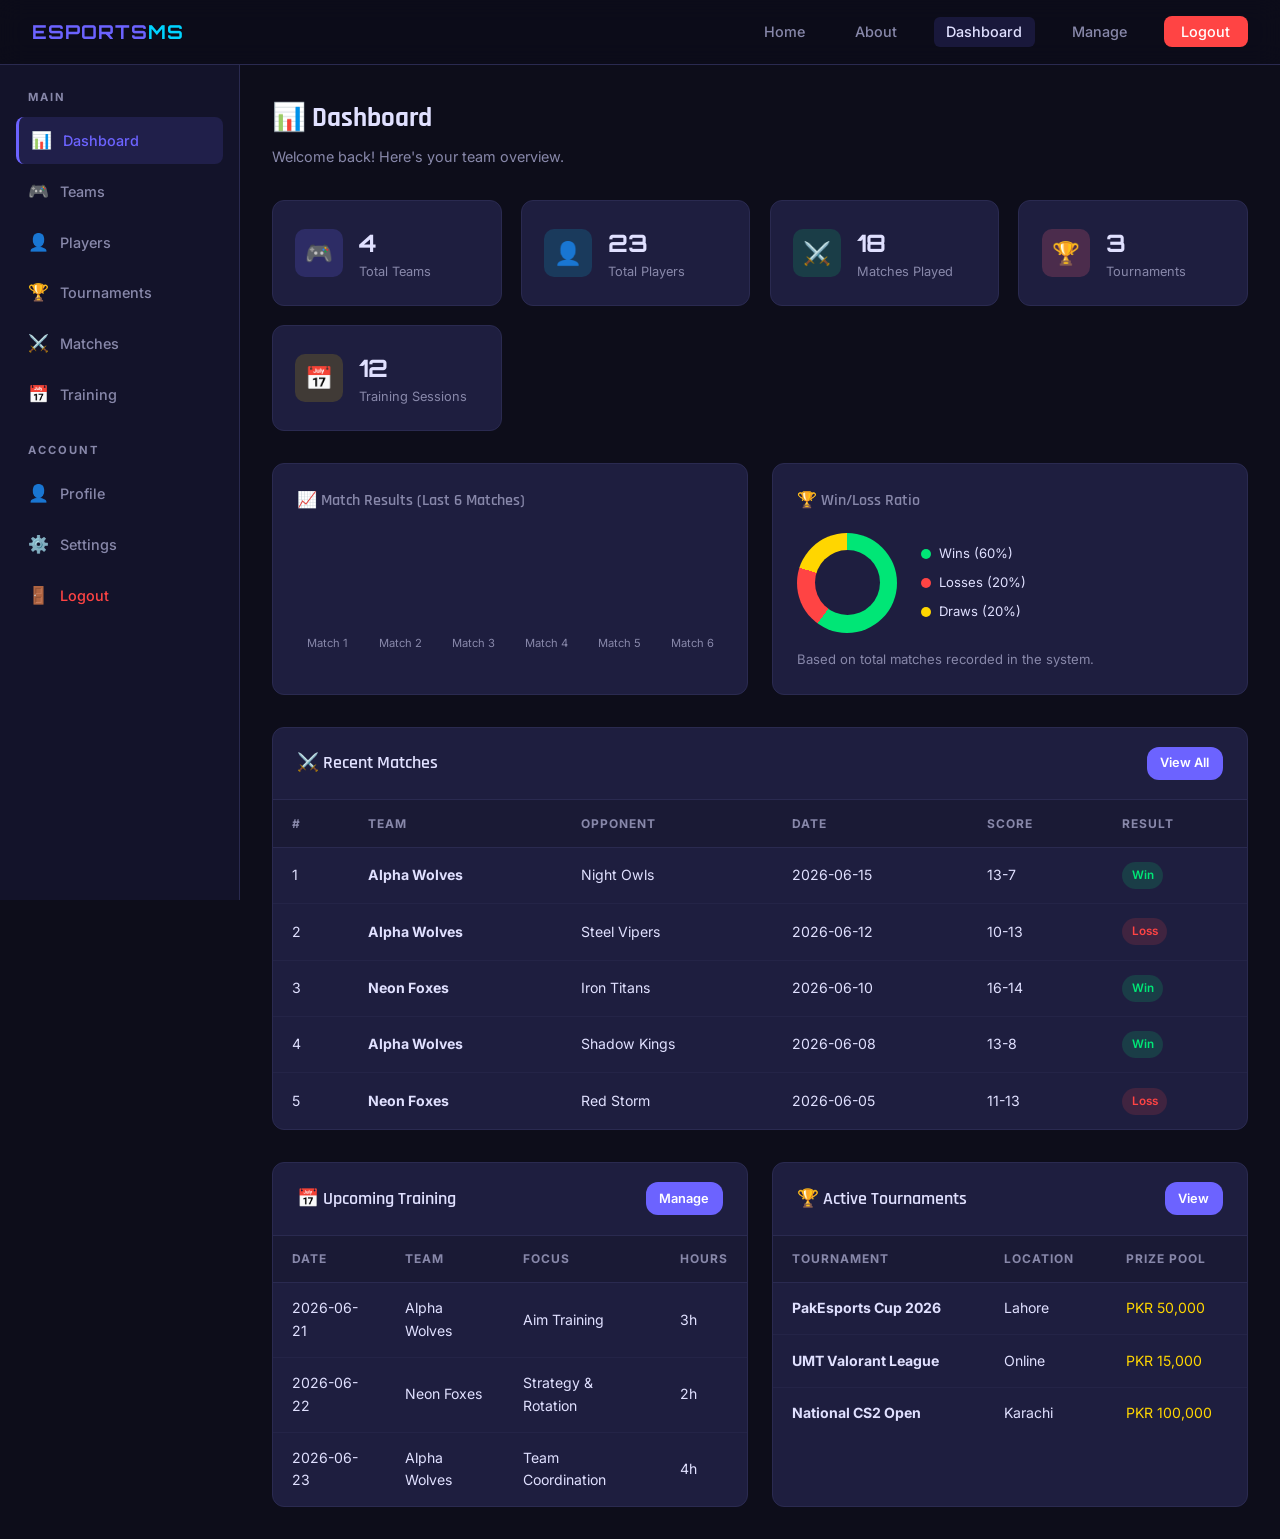
<file: dashboard.html>
<!DOCTYPE html>
<html lang="en">
<head>
  <meta charset="UTF-8" />
  <meta name="viewport" content="width=device-width, initial-scale=1.0" />
  <title>Dashboard – EsportsMS</title>
  <link rel="stylesheet" href="style.css" />
</head>
<body>

<nav class="navbar">
  <a href="index.html" class="nav-brand">ESPORTS<span>MS</span></a>
  <ul class="nav-links" id="navLinks">
    <li><a href="index.html">Home</a></li>
    <li><a href="about.html">About</a></li>
    <li><a href="dashboard.html" class="active">Dashboard</a></li>
    <li><a href="manage.html">Manage</a></li>
    <li><a href="#" onclick="logout()" class="nav-btn" style="background:var(--danger)!important;">Logout</a></li>
  </ul>
  <div class="hamburger" onclick="toggleSidebar()">☰</div>
</nav>

<div class="page-wrapper">

  <!-- SIDEBAR -->
  <aside class="sidebar" id="sidebar">
    <div class="sidebar-section">
      <div class="sidebar-section-title">Main</div>
      <a href="dashboard.html" class="sidebar-link active"><span class="icon">📊</span> Dashboard</a>
      <a href="manage.html" class="sidebar-link"><span class="icon">🎮</span> Teams</a>
      <a href="manage.html#players" class="sidebar-link"><span class="icon">👤</span> Players</a>
      <a href="manage.html#tournaments" class="sidebar-link"><span class="icon">🏆</span> Tournaments</a>
      <a href="manage.html#matches" class="sidebar-link"><span class="icon">⚔️</span> Matches</a>
      <a href="manage.html#training" class="sidebar-link"><span class="icon">📅</span> Training</a>
    </div>
    <div class="sidebar-section">
      <div class="sidebar-section-title">Account</div>
      <a href="#" class="sidebar-link"><span class="icon">👤</span> Profile</a>
      <a href="#" class="sidebar-link"><span class="icon">⚙️</span> Settings</a>
      <a href="#" onclick="logout()" class="sidebar-link" style="color:var(--danger)!important;"><span class="icon">🚪</span> Logout</a>
    </div>
  </aside>

  <!-- MAIN CONTENT -->
  <main class="main-content">
    <div class="page-title">📊 Dashboard</div>
    <div class="page-subtitle">Welcome back! Here's your team overview.</div>

    <!-- STAT CARDS -->
    <div class="stat-cards" id="statCards">
      <div class="stat-card">
        <div class="stat-icon si-purple">🎮</div>
        <div class="stat-info"><div class="value" id="totalTeams">—</div><div class="label">Total Teams</div></div>
      </div>
      <div class="stat-card">
        <div class="stat-icon si-cyan">👤</div>
        <div class="stat-info"><div class="value" id="totalPlayers">—</div><div class="label">Total Players</div></div>
      </div>
      <div class="stat-card">
        <div class="stat-icon si-green">⚔️</div>
        <div class="stat-info"><div class="value" id="totalMatches">—</div><div class="label">Matches Played</div></div>
      </div>
      <div class="stat-card">
        <div class="stat-icon si-pink">🏆</div>
        <div class="stat-info"><div class="value" id="totalTournaments">—</div><div class="label">Tournaments</div></div>
      </div>
      <div class="stat-card">
        <div class="stat-icon si-yellow">📅</div>
        <div class="stat-info"><div class="value" id="totalSessions">—</div><div class="label">Training Sessions</div></div>
      </div>
    </div>

    <!-- CHARTS ROW -->
    <div class="grid-2" style="margin-bottom:2rem;">
      <div class="chart-card">
        <h3>📈 Match Results (Last 6 Matches)</h3>
        <div class="bar-chart" id="matchChart">
          <div class="bar-group"><div class="bar" style="height:80%;background:linear-gradient(var(--success),rgba(0,230,118,.3))"></div><div class="bar-label">Match 1</div></div>
          <div class="bar-group"><div class="bar" style="height:50%;background:linear-gradient(var(--danger),rgba(255,68,68,.3))"></div><div class="bar-label">Match 2</div></div>
          <div class="bar-group"><div class="bar" style="height:90%;background:linear-gradient(var(--success),rgba(0,230,118,.3))"></div><div class="bar-label">Match 3</div></div>
          <div class="bar-group"><div class="bar" style="height:70%;background:linear-gradient(var(--success),rgba(0,230,118,.3))"></div><div class="bar-label">Match 4</div></div>
          <div class="bar-group"><div class="bar" style="height:40%;background:linear-gradient(var(--danger),rgba(255,68,68,.3))"></div><div class="bar-label">Match 5</div></div>
          <div class="bar-group"><div class="bar" style="height:85%;background:linear-gradient(var(--success),rgba(0,230,118,.3))"></div><div class="bar-label">Match 6</div></div>
        </div>
      </div>
      <div class="chart-card">
        <h3>🏆 Win/Loss Ratio</h3>
        <div class="donut-wrap">
          <div class="donut"></div>
          <div class="donut-labels">
            <div class="donut-label"><div class="dot" style="background:var(--success)"></div> Wins (60%)</div>
            <div class="donut-label"><div class="dot" style="background:var(--danger)"></div> Losses (20%)</div>
            <div class="donut-label"><div class="dot" style="background:var(--warning)"></div> Draws (20%)</div>
          </div>
        </div>
        <p style="color:var(--muted);font-size:.82rem;margin-top:1rem;">Based on total matches recorded in the system.</p>
      </div>
    </div>

    <!-- RECENT MATCHES TABLE -->
    <div class="table-wrapper" style="margin-bottom:2rem;">
      <div class="table-header">
        <div class="table-title">⚔️ Recent Matches</div>
        <a href="manage.html#matches" class="btn btn-primary btn-sm">View All</a>
      </div>
      <table>
        <thead>
          <tr>
            <th>#</th>
            <th>Team</th>
            <th>Opponent</th>
            <th>Date</th>
            <th>Score</th>
            <th>Result</th>
          </tr>
        </thead>
        <tbody id="recentMatches">
          <tr><td colspan="6" style="text-align:center;color:var(--muted);padding:2rem;">Loading matches...</td></tr>
        </tbody>
      </table>
    </div>

    <!-- UPCOMING TRAINING -->
    <div class="grid-2">
      <div class="table-wrapper">
        <div class="table-header">
          <div class="table-title">📅 Upcoming Training</div>
          <a href="manage.html#training" class="btn btn-primary btn-sm">Manage</a>
        </div>
        <table>
          <thead>
            <tr><th>Date</th><th>Team</th><th>Focus</th><th>Hours</th></tr>
          </thead>
          <tbody id="upcomingTraining">
            <tr><td colspan="4" style="text-align:center;color:var(--muted);padding:1.5rem;">Loading...</td></tr>
          </tbody>
        </table>
      </div>

      <div class="table-wrapper">
        <div class="table-header">
          <div class="table-title">🏆 Active Tournaments</div>
          <a href="manage.html#tournaments" class="btn btn-primary btn-sm">View</a>
        </div>
        <table>
          <thead>
            <tr><th>Tournament</th><th>Location</th><th>Prize Pool</th></tr>
          </thead>
          <tbody id="activeTournaments">
            <tr><td colspan="3" style="text-align:center;color:var(--muted);padding:1.5rem;">Loading...</td></tr>
          </tbody>
        </table>
      </div>
    </div>

  </main>
</div>

<div class="toast-container" id="toastContainer"></div>

<script>
  const API = 'http://localhost:8000'; // Replace with Render URL

  function logout() {
    localStorage.removeItem('etms_token');
    localStorage.removeItem('etms_user');
    window.location.href = 'login.html';
  }

  function toggleSidebar() {
    document.getElementById('sidebar').classList.toggle('open');
  }

  function toggleNav() { document.getElementById('navLinks').classList.toggle('open'); }

  function showToast(msg, type = 'success') {
    const t = document.createElement('div');
    t.className = `toast ${type}`;
    t.textContent = msg;
    document.getElementById('toastContainer').appendChild(t);
    setTimeout(() => t.remove(), 3500);
  }

  // Demo data for when API is not connected
  const demoMatches = [
    { id:1, team:'Alpha Wolves', opponent:'Night Owls', match_date:'2026-06-15', score:'13-7', result:'Win' },
    { id:2, team:'Alpha Wolves', opponent:'Steel Vipers', match_date:'2026-06-12', score:'10-13', result:'Loss' },
    { id:3, team:'Neon Foxes', opponent:'Iron Titans', match_date:'2026-06-10', score:'16-14', result:'Win' },
    { id:4, team:'Alpha Wolves', opponent:'Shadow Kings', match_date:'2026-06-08', score:'13-8', result:'Win' },
    { id:5, team:'Neon Foxes', opponent:'Red Storm', match_date:'2026-06-05', score:'11-13', result:'Loss' },
  ];

  const demoTraining = [
    { session_date:'2026-06-21', team:'Alpha Wolves', focus_area:'Aim Training', duration_hours:3 },
    { session_date:'2026-06-22', team:'Neon Foxes', focus_area:'Strategy & Rotation', duration_hours:2 },
    { session_date:'2026-06-23', team:'Alpha Wolves', focus_area:'Team Coordination', duration_hours:4 },
  ];

  const demoTournaments = [
    { tournament_name:'PakEsports Cup 2026', location:'Lahore', prize_pool:50000 },
    { tournament_name:'UMT Valorant League', location:'Online', prize_pool:15000 },
    { tournament_name:'National CS2 Open', location:'Karachi', prize_pool:100000 },
  ];

  const demoStats = { teams: 4, players: 23, matches: 18, tournaments: 3, sessions: 12 };

  function loadStats(data) {
    document.getElementById('totalTeams').textContent       = data.teams;
    document.getElementById('totalPlayers').textContent    = data.players;
    document.getElementById('totalMatches').textContent    = data.matches;
    document.getElementById('totalTournaments').textContent = data.tournaments;
    document.getElementById('totalSessions').textContent   = data.sessions;
  }

  function loadMatches(matches) {
    const tbody = document.getElementById('recentMatches');
    if (!matches.length) { tbody.innerHTML = '<tr><td colspan="6" style="text-align:center;color:var(--muted);padding:2rem;">No matches found.</td></tr>'; return; }
    tbody.innerHTML = matches.slice(0,5).map((m,i) => `
      <tr>
        <td>${i+1}</td>
        <td><strong>${m.team || 'Team'}</strong></td>
        <td>${m.opponent}</td>
        <td>${m.match_date}</td>
        <td>${m.score}</td>
        <td><span class="badge badge-${m.result.toLowerCase()}">${m.result}</span></td>
      </tr>
    `).join('');
  }

  function loadTraining(sessions) {
    const tbody = document.getElementById('upcomingTraining');
    tbody.innerHTML = sessions.map(s => `
      <tr>
        <td>${s.session_date}</td>
        <td>${s.team}</td>
        <td>${s.focus_area}</td>
        <td>${s.duration_hours}h</td>
      </tr>
    `).join('');
  }

  function loadTournaments(tours) {
    const tbody = document.getElementById('activeTournaments');
    tbody.innerHTML = tours.map(t => `
      <tr>
        <td><strong>${t.tournament_name}</strong></td>
        <td>${t.location}</td>
        <td style="color:var(--warning);">PKR ${t.prize_pool?.toLocaleString()}</td>
      </tr>
    `).join('');
  }

  async function fetchDashboard() {
    try {
      const token = localStorage.getItem('etms_token');
      const headers = token ? { 'Authorization': `Bearer ${token}` } : {};
      const res = await fetch(`${API}/dashboard/stats`, { headers });
      if (res.ok) {
        const data = await res.json();
        loadStats(data);
      } else { loadStats(demoStats); }

      const mRes = await fetch(`${API}/matches`, { headers });
      if (mRes.ok) { loadMatches(await mRes.json()); } else { loadMatches(demoMatches); }

      loadTraining(demoTraining);
      loadTournaments(demoTournaments);
    } catch {
      loadStats(demoStats);
      loadMatches(demoMatches);
      loadTraining(demoTraining);
      loadTournaments(demoTournaments);
    }
  }

  fetchDashboard();
</script>
</body>
</html>
</file>
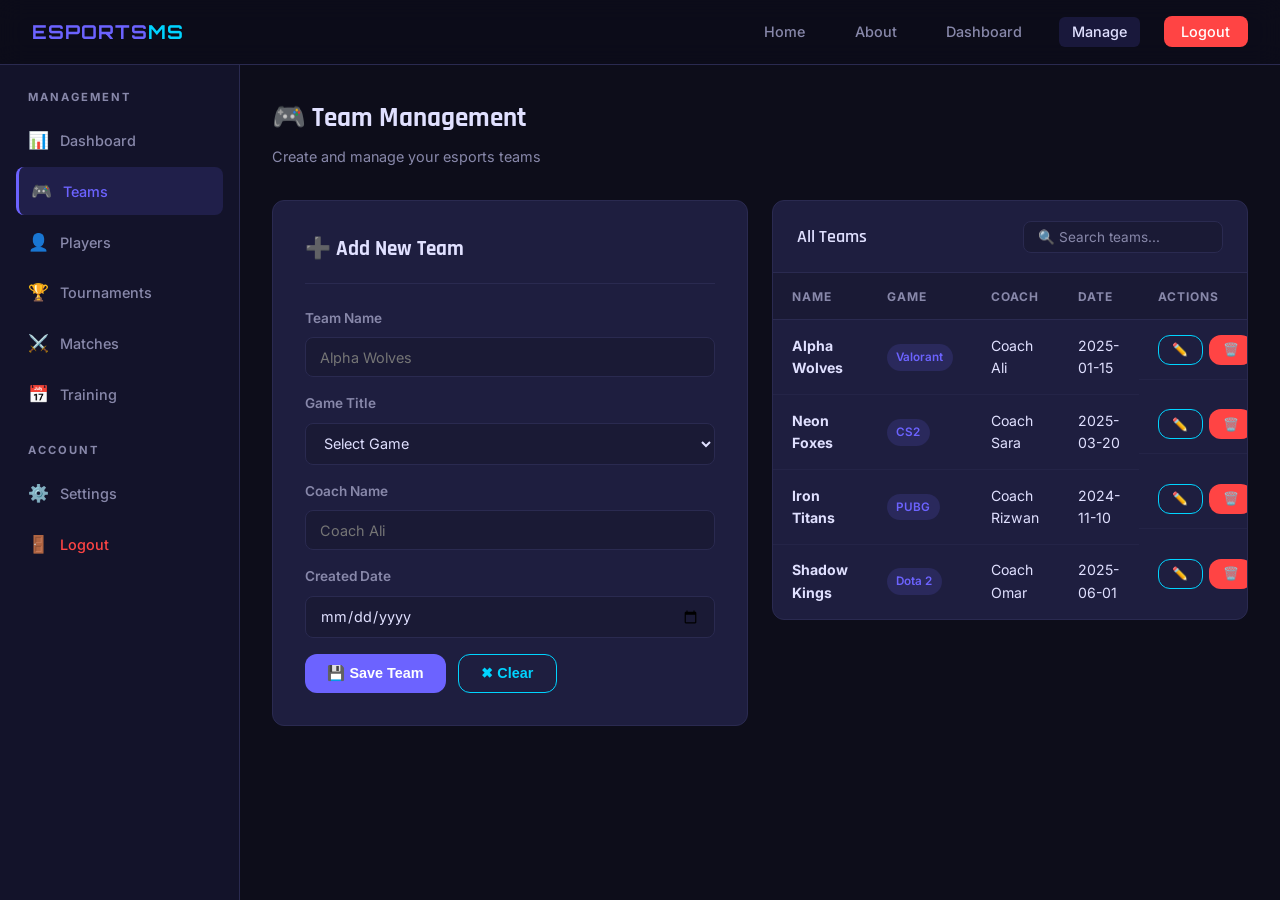
<file: manage.html>
<!DOCTYPE html>
<html lang="en">
<head>
  <meta charset="UTF-8" />
  <meta name="viewport" content="width=device-width, initial-scale=1.0" />
  <title>Manage – EsportsMS</title>
  <link rel="stylesheet" href="style.css" />
</head>
<body>

<nav class="navbar">
  <a href="index.html" class="nav-brand">ESPORTS<span>MS</span></a>
  <ul class="nav-links" id="navLinks">
    <li><a href="index.html">Home</a></li>
    <li><a href="about.html">About</a></li>
    <li><a href="dashboard.html">Dashboard</a></li>
    <li><a href="manage.html" class="active">Manage</a></li>
    <li><a href="#" onclick="logout()" class="nav-btn" style="background:var(--danger)!important;">Logout</a></li>
  </ul>
  <div class="hamburger" onclick="toggleSidebar()">☰</div>
</nav>

<div class="page-wrapper">

  <!-- SIDEBAR -->
  <aside class="sidebar" id="sidebar">
    <div class="sidebar-section">
      <div class="sidebar-section-title">Management</div>
      <a href="dashboard.html" class="sidebar-link"><span class="icon">📊</span> Dashboard</a>
      <a href="#" onclick="showTab('teams')" class="sidebar-link active" id="sl-teams"><span class="icon">🎮</span> Teams</a>
      <a href="#" onclick="showTab('players')" class="sidebar-link" id="sl-players"><span class="icon">👤</span> Players</a>
      <a href="#" onclick="showTab('tournaments')" class="sidebar-link" id="sl-tournaments"><span class="icon">🏆</span> Tournaments</a>
      <a href="#" onclick="showTab('matches')" class="sidebar-link" id="sl-matches"><span class="icon">⚔️</span> Matches</a>
      <a href="#" onclick="showTab('training')" class="sidebar-link" id="sl-training"><span class="icon">📅</span> Training</a>
    </div>
    <div class="sidebar-section">
      <div class="sidebar-section-title">Account</div>
      <a href="#" class="sidebar-link"><span class="icon">⚙️</span> Settings</a>
      <a href="#" onclick="logout()" class="sidebar-link" style="color:var(--danger)!important;"><span class="icon">🚪</span> Logout</a>
    </div>
  </aside>

  <main class="main-content">

    <!-- ===== TEAMS TAB ===== -->
    <div id="tab-teams">
      <div class="page-title">🎮 Team Management</div>
      <div class="page-subtitle">Create and manage your esports teams</div>

      <div class="grid-2" style="margin-bottom:2rem;align-items:start;">
        <!-- ADD FORM -->
        <div class="form-container">
          <div class="form-title" id="teamFormTitle">➕ Add New Team</div>
          <input type="hidden" id="editTeamId" />
          <div class="form-group">
            <label>Team Name</label>
            <input type="text" id="teamName" placeholder="Alpha Wolves" />
          </div>
          <div class="form-group">
            <label>Game Title</label>
            <select id="teamGame">
              <option value="">Select Game</option>
              <option>Valorant</option>
              <option>CS2</option>
              <option>Dota 2</option>
              <option>PUBG</option>
              <option>League of Legends</option>
              <option>Fortnite</option>
            </select>
          </div>
          <div class="form-group">
            <label>Coach Name</label>
            <input type="text" id="teamCoach" placeholder="Coach Ali" />
          </div>
          <div class="form-group">
            <label>Created Date</label>
            <input type="date" id="teamDate" />
          </div>
          <div style="display:flex;gap:.75rem;">
            <button class="btn btn-primary" onclick="saveTeam()">💾 Save Team</button>
            <button class="btn btn-secondary" onclick="clearTeamForm()">✖ Clear</button>
          </div>
        </div>

        <!-- TABLE -->
        <div>
          <div class="table-wrapper">
            <div class="table-header">
              <div class="table-title">All Teams</div>
              <input class="search-input" placeholder="🔍 Search teams..." onkeyup="filterTable('teamsBody',this.value)" />
            </div>
            <table>
              <thead><tr><th>Name</th><th>Game</th><th>Coach</th><th>Date</th><th>Actions</th></tr></thead>
              <tbody id="teamsBody">
                <tr><td colspan="5" style="text-align:center;color:var(--muted);padding:2rem;">Loading...</td></tr>
              </tbody>
            </table>
          </div>
        </div>
      </div>
    </div>

    <!-- ===== PLAYERS TAB ===== -->
    <div id="tab-players" style="display:none;">
      <div class="page-title">👤 Player Management</div>
      <div class="page-subtitle">Register and manage esports players</div>

      <div class="grid-2" style="margin-bottom:2rem;align-items:start;">
        <div class="form-container">
          <div class="form-title" id="playerFormTitle">➕ Add New Player</div>
          <input type="hidden" id="editPlayerId" />
          <div class="form-grid">
            <div class="form-group">
              <label>Player Name</label>
              <input type="text" id="playerName" placeholder="Ahmed Khan" />
            </div>
            <div class="form-group">
              <label>Gamer Tag</label>
              <input type="text" id="playerTag" placeholder="xSniper99" />
            </div>
            <div class="form-group">
              <label>Team</label>
              <select id="playerTeam">
                <option value="">Select Team</option>
              </select>
            </div>
            <div class="form-group">
              <label>Role</label>
              <select id="playerRole">
                <option value="">Select Role</option>
                <option>IGL (In-Game Leader)</option>
                <option>Entry Fragger</option>
                <option>Support</option>
                <option>Rifler</option>
                <option>AWPer / Sniper</option>
                <option>Duelist</option>
                <option>Sentinel</option>
                <option>Controller</option>
              </select>
            </div>
            <div class="form-group">
              <label>Age</label>
              <input type="number" id="playerAge" placeholder="20" min="15" max="40" />
            </div>
            <div class="form-group">
              <label>Join Date</label>
              <input type="date" id="playerJoin" />
            </div>
          </div>
          <div style="display:flex;gap:.75rem;">
            <button class="btn btn-primary" onclick="savePlayer()">💾 Save Player</button>
            <button class="btn btn-secondary" onclick="clearPlayerForm()">✖ Clear</button>
          </div>
        </div>

        <div>
          <div class="table-wrapper">
            <div class="table-header">
              <div class="table-title">All Players</div>
              <input class="search-input" placeholder="🔍 Search players..." onkeyup="filterTable('playersBody',this.value)" />
            </div>
            <table>
              <thead><tr><th>Name</th><th>Tag</th><th>Team</th><th>Role</th><th>Age</th><th>Actions</th></tr></thead>
              <tbody id="playersBody">
                <tr><td colspan="6" style="text-align:center;color:var(--muted);padding:2rem;">Loading...</td></tr>
              </tbody>
            </table>
          </div>
        </div>
      </div>
    </div>

    <!-- ===== TOURNAMENTS TAB ===== -->
    <div id="tab-tournaments" style="display:none;">
      <div class="page-title">🏆 Tournament Management</div>
      <div class="page-subtitle">Manage tournament participation and schedules</div>

      <div class="grid-2" style="margin-bottom:2rem;align-items:start;">
        <div class="form-container">
          <div class="form-title">➕ Add Tournament</div>
          <input type="hidden" id="editTournamentId" />
          <div class="form-group">
            <label>Tournament Name</label>
            <input type="text" id="tourName" placeholder="PakEsports Cup 2026" />
          </div>
          <div class="form-group">
            <label>Location</label>
            <input type="text" id="tourLocation" placeholder="Lahore / Online" />
          </div>
          <div class="form-grid">
            <div class="form-group">
              <label>Start Date</label>
              <input type="date" id="tourStart" />
            </div>
            <div class="form-group">
              <label>End Date</label>
              <input type="date" id="tourEnd" />
            </div>
          </div>
          <div class="form-group">
            <label>Prize Pool (PKR)</label>
            <input type="number" id="tourPrize" placeholder="50000" />
          </div>
          <div style="display:flex;gap:.75rem;">
            <button class="btn btn-primary" onclick="saveTournament()">💾 Save Tournament</button>
            <button class="btn btn-secondary" onclick="clearTournamentForm()">✖ Clear</button>
          </div>
        </div>

        <div>
          <div class="table-wrapper">
            <div class="table-header">
              <div class="table-title">All Tournaments</div>
              <input class="search-input" placeholder="🔍 Search..." onkeyup="filterTable('tournamentsBody',this.value)" />
            </div>
            <table>
              <thead><tr><th>Name</th><th>Location</th><th>Start</th><th>End</th><th>Prize</th><th>Actions</th></tr></thead>
              <tbody id="tournamentsBody">
                <tr><td colspan="6" style="text-align:center;color:var(--muted);padding:2rem;">Loading...</td></tr>
              </tbody>
            </table>
          </div>
        </div>
      </div>
    </div>

    <!-- ===== MATCHES TAB ===== -->
    <div id="tab-matches" style="display:none;">
      <div class="page-title">⚔️ Match Management</div>
      <div class="page-subtitle">Schedule matches and record results</div>

      <div class="grid-2" style="margin-bottom:2rem;align-items:start;">
        <div class="form-container">
          <div class="form-title">➕ Add Match</div>
          <input type="hidden" id="editMatchId" />
          <div class="form-group">
            <label>Team</label>
            <select id="matchTeam">
              <option value="">Select Team</option>
            </select>
          </div>
          <div class="form-group">
            <label>Opponent Team</label>
            <input type="text" id="matchOpponent" placeholder="Night Owls" />
          </div>
          <div class="form-grid">
            <div class="form-group">
              <label>Match Date</label>
              <input type="date" id="matchDate" />
            </div>
            <div class="form-group">
              <label>Score</label>
              <input type="text" id="matchScore" placeholder="13-7" />
            </div>
          </div>
          <div class="form-group">
            <label>Result</label>
            <select id="matchResult">
              <option value="">Select Result</option>
              <option>Win</option>
              <option>Loss</option>
              <option>Draw</option>
            </select>
          </div>
          <div style="display:flex;gap:.75rem;">
            <button class="btn btn-primary" onclick="saveMatch()">💾 Save Match</button>
            <button class="btn btn-secondary" onclick="clearMatchForm()">✖ Clear</button>
          </div>
        </div>

        <div>
          <div class="table-header" style="background:var(--dark3);border-radius:var(--radius) var(--radius) 0 0;border:1px solid var(--border);margin-bottom:0;">
            <div class="table-title">Filter by Result</div>
            <div style="display:flex;gap:.5rem;">
              <button class="btn btn-sm" style="background:rgba(0,230,118,.15);color:var(--success);border:1px solid var(--success);" onclick="filterMatches('Win')">Wins</button>
              <button class="btn btn-sm" style="background:rgba(255,68,68,.15);color:var(--danger);border:1px solid var(--danger);" onclick="filterMatches('Loss')">Losses</button>
              <button class="btn btn-sm btn-secondary" onclick="filterMatches('')">All</button>
            </div>
          </div>
          <div class="table-wrapper" style="border-radius:0 0 var(--radius) var(--radius);">
            <table>
              <thead><tr><th>Team</th><th>Opponent</th><th>Date</th><th>Score</th><th>Result</th><th>Actions</th></tr></thead>
              <tbody id="matchesBody">
                <tr><td colspan="6" style="text-align:center;color:var(--muted);padding:2rem;">Loading...</td></tr>
              </tbody>
            </table>
          </div>
        </div>
      </div>
    </div>

    <!-- ===== TRAINING TAB ===== -->
    <div id="tab-training" style="display:none;">
      <div class="page-title">📅 Training Sessions</div>
      <div class="page-subtitle">Plan and track practice sessions</div>

      <div class="grid-2" style="margin-bottom:2rem;align-items:start;">
        <div class="form-container">
          <div class="form-title">➕ Add Training Session</div>
          <input type="hidden" id="editSessionId" />
          <div class="form-group">
            <label>Team</label>
            <select id="sessionTeam">
              <option value="">Select Team</option>
            </select>
          </div>
          <div class="form-group">
            <label>Session Date</label>
            <input type="date" id="sessionDate" />
          </div>
          <div class="form-group">
            <label>Duration (Hours)</label>
            <input type="number" id="sessionHours" placeholder="3" min="1" max="12" />
          </div>
          <div class="form-group">
            <label>Focus Area</label>
            <select id="sessionFocus">
              <option value="">Select Focus</option>
              <option>Aim Training</option>
              <option>Strategy & Rotation</option>
              <option>Team Coordination</option>
              <option>Clutch Scenarios</option>
              <option>Map Knowledge</option>
              <option>Communication</option>
              <option>Mental Conditioning</option>
              <option>Review & VOD Analysis</option>
            </select>
          </div>
          <div style="display:flex;gap:.75rem;">
            <button class="btn btn-primary" onclick="saveSession()">💾 Save Session</button>
            <button class="btn btn-secondary" onclick="clearSessionForm()">✖ Clear</button>
          </div>
        </div>

        <div>
          <div class="table-wrapper">
            <div class="table-header">
              <div class="table-title">All Training Sessions</div>
              <input class="search-input" placeholder="🔍 Search..." onkeyup="filterTable('trainingBody',this.value)" />
            </div>
            <table>
              <thead><tr><th>Team</th><th>Date</th><th>Focus</th><th>Hours</th><th>Actions</th></tr></thead>
              <tbody id="trainingBody">
                <tr><td colspan="5" style="text-align:center;color:var(--muted);padding:2rem;">Loading...</td></tr>
              </tbody>
            </table>
          </div>
        </div>
      </div>
    </div>

  </main>
</div>

<!-- DELETE CONFIRM MODAL -->
<div class="modal-overlay" id="deleteModal">
  <div class="modal">
    <div class="modal-header">
      <div class="modal-title">⚠️ Confirm Delete</div>
      <button class="modal-close" onclick="closeModal()">✕</button>
    </div>
    <p style="color:var(--muted);margin-bottom:1.5rem;">Are you sure you want to delete this record? This action cannot be undone.</p>
    <div style="display:flex;gap:.75rem;justify-content:flex-end;">
      <button class="btn btn-secondary" onclick="closeModal()">Cancel</button>
      <button class="btn btn-danger" id="confirmDeleteBtn">Delete</button>
    </div>
  </div>
</div>

<div class="toast-container" id="toastContainer"></div>

<script>
const API = 'http://localhost:8000';

/* ---- Demo Data ---- */
let demoTeams = [
  { id:1, team_name:'Alpha Wolves', game_title:'Valorant',     coach_name:'Coach Ali',   created_date:'2025-01-15' },
  { id:2, team_name:'Neon Foxes',  game_title:'CS2',          coach_name:'Coach Sara',  created_date:'2025-03-20' },
  { id:3, team_name:'Iron Titans', game_title:'PUBG',         coach_name:'Coach Rizwan',created_date:'2024-11-10' },
  { id:4, team_name:'Shadow Kings',game_title:'Dota 2',       coach_name:'Coach Omar',  created_date:'2025-06-01' },
];
let demoPlayers = [
  { id:1, player_name:'Ahmed Khan',   gamer_tag:'xSniper99', team_id:1, role:'AWPer / Sniper',    age:20, join_date:'2025-02-01' },
  { id:2, player_name:'Sara Malik',   gamer_tag:'SaraGG',   team_id:1, role:'IGL (In-Game Leader)',age:22, join_date:'2025-02-10' },
  { id:3, player_name:'Bilal Raza',   gamer_tag:'BlazeFire', team_id:2, role:'Entry Fragger',      age:19, join_date:'2025-04-05' },
  { id:4, player_name:'Zainab Noor',  gamer_tag:'Z-Noor',   team_id:2, role:'Support',            age:21, join_date:'2025-04-12' },
  { id:5, player_name:'Hamza Tariq',  gamer_tag:'HamzaT',   team_id:3, role:'Rifler',             age:23, join_date:'2024-12-01' },
];
let demoTournaments = [
  { id:1, tournament_name:'PakEsports Cup 2026', location:'Lahore',  start_date:'2026-07-01', end_date:'2026-07-05', prize_pool:50000 },
  { id:2, tournament_name:'UMT Valorant League', location:'Online',  start_date:'2026-06-25', end_date:'2026-06-30', prize_pool:15000 },
  { id:3, tournament_name:'National CS2 Open',   location:'Karachi', start_date:'2026-08-10', end_date:'2026-08-15', prize_pool:100000 },
];
let demoMatches = [
  { id:1, team_id:1, opponent:'Night Owls',   match_date:'2026-06-15', score:'13-7',  result:'Win'  },
  { id:2, team_id:1, opponent:'Steel Vipers', match_date:'2026-06-12', score:'10-13', result:'Loss' },
  { id:3, team_id:2, opponent:'Iron Titans',  match_date:'2026-06-10', score:'16-14', result:'Win'  },
  { id:4, team_id:1, opponent:'Shadow Kings', match_date:'2026-06-08', score:'13-8',  result:'Win'  },
  { id:5, team_id:2, opponent:'Red Storm',    match_date:'2026-06-05', score:'11-13', result:'Loss' },
];
let demoTraining = [
  { id:1, team_id:1, session_date:'2026-06-21', duration_hours:3, focus_area:'Aim Training' },
  { id:2, team_id:2, session_date:'2026-06-22', duration_hours:2, focus_area:'Strategy & Rotation' },
  { id:3, team_id:1, session_date:'2026-06-23', duration_hours:4, focus_area:'Team Coordination' },
  { id:4, team_id:3, session_date:'2026-06-24', duration_hours:2, focus_area:'Map Knowledge' },
];

let allMatchesCache = [...demoMatches];

/* ---- Helpers ---- */
function toast(msg, type='success') {
  const t = document.createElement('div');
  t.className=`toast ${type}`; t.textContent=msg;
  document.getElementById('toastContainer').appendChild(t);
  setTimeout(()=>t.remove(), 3200);
}
function getTeamName(id) { return (demoTeams.find(t=>t.id===id)||{}).team_name || 'Unknown'; }
function logout() { localStorage.clear(); window.location.href='login.html'; }
function toggleNav() { document.getElementById('navLinks').classList.toggle('open'); }
function toggleSidebar() { document.getElementById('sidebar').classList.toggle('open'); }

function filterTable(bodyId, val) {
  val = val.toLowerCase();
  document.querySelectorAll(`#${bodyId} tr`).forEach(row => {
    row.style.display = row.textContent.toLowerCase().includes(val) ? '' : 'none';
  });
}

let deleteCallback = null;
function openDeleteModal(cb) { deleteCallback=cb; document.getElementById('deleteModal').classList.add('open'); }
function closeModal() { document.getElementById('deleteModal').classList.remove('open'); }
document.getElementById('confirmDeleteBtn').onclick = () => { if(deleteCallback) deleteCallback(); closeModal(); };

/* ---- TAB SWITCH ---- */
const tabs = ['teams','players','tournaments','matches','training'];
function showTab(name) {
  tabs.forEach(t => {
    document.getElementById(`tab-${t}`).style.display = t===name ? 'block' : 'none';
    document.getElementById(`sl-${t}`).classList.toggle('active', t===name);
  });
  if (name==='players'||name==='matches'||name==='training') populateTeamSelects();
}

function populateTeamSelects() {
  ['playerTeam','matchTeam','sessionTeam'].forEach(id => {
    const sel = document.getElementById(id);
    if (!sel) return;
    sel.innerHTML = '<option value="">Select Team</option>' +
      demoTeams.map(t=>`<option value="${t.id}">${t.team_name}</option>`).join('');
  });
}

/* ===== TEAMS ===== */
function renderTeams() {
  document.getElementById('teamsBody').innerHTML = demoTeams.map(t => `
    <tr>
      <td><strong>${t.team_name}</strong></td>
      <td><span class="badge badge-role">${t.game_title}</span></td>
      <td>${t.coach_name}</td>
      <td>${t.created_date}</td>
      <td class="action-btns">
        <button class="btn btn-sm btn-secondary" onclick="editTeam(${t.id})">✏️</button>
        <button class="btn btn-sm btn-danger" onclick="openDeleteModal(()=>deleteTeam(${t.id}))">🗑️</button>
      </td>
    </tr>
  `).join('');
}

function saveTeam() {
  const name  = document.getElementById('teamName').value.trim();
  const game  = document.getElementById('teamGame').value;
  const coach = document.getElementById('teamCoach').value.trim();
  const date  = document.getElementById('teamDate').value;
  const editId= parseInt(document.getElementById('editTeamId').value);
  if (!name||!game||!coach) { toast('Please fill all required fields','error'); return; }

  if (editId) {
    const t = demoTeams.find(x=>x.id===editId);
    if (t) { t.team_name=name; t.game_title=game; t.coach_name=coach; t.created_date=date; }
    toast('✅ Team updated!'); clearTeamForm();
  } else {
    demoTeams.push({ id: Date.now(), team_name:name, game_title:game, coach_name:coach, created_date:date });
    toast('✅ Team added!'); clearTeamForm();
  }
  renderTeams();
}

function editTeam(id) {
  const t = demoTeams.find(x=>x.id===id);
  if (!t) return;
  document.getElementById('teamName').value  = t.team_name;
  document.getElementById('teamGame').value  = t.game_title;
  document.getElementById('teamCoach').value = t.coach_name;
  document.getElementById('teamDate').value  = t.created_date;
  document.getElementById('editTeamId').value = id;
  document.getElementById('teamFormTitle').textContent = '✏️ Edit Team';
}

function deleteTeam(id) {
  demoTeams = demoTeams.filter(t=>t.id!==id);
  renderTeams(); toast('🗑️ Team deleted.','warning');
}

function clearTeamForm() {
  ['teamName','teamGame','teamCoach','teamDate','editTeamId'].forEach(id => {
    const el = document.getElementById(id); if (el) el.value='';
  });
  document.getElementById('teamFormTitle').textContent = '➕ Add New Team';
}

/* ===== PLAYERS ===== */
function renderPlayers() {
  document.getElementById('playersBody').innerHTML = demoPlayers.map(p => `
    <tr>
      <td><strong>${p.player_name}</strong></td>
      <td><span class="badge badge-active">${p.gamer_tag}</span></td>
      <td>${getTeamName(p.team_id)}</td>
      <td><span class="badge badge-role">${p.role}</span></td>
      <td>${p.age}</td>
      <td class="action-btns">
        <button class="btn btn-sm btn-secondary" onclick="editPlayer(${p.id})">✏️</button>
        <button class="btn btn-sm btn-danger" onclick="openDeleteModal(()=>deletePlayer(${p.id}))">🗑️</button>
      </td>
    </tr>
  `).join('');
}

function savePlayer() {
  const name   = document.getElementById('playerName').value.trim();
  const tag    = document.getElementById('playerTag').value.trim();
  const teamId = parseInt(document.getElementById('playerTeam').value);
  const role   = document.getElementById('playerRole').value;
  const age    = parseInt(document.getElementById('playerAge').value);
  const join   = document.getElementById('playerJoin').value;
  const editId = parseInt(document.getElementById('editPlayerId').value);
  if (!name||!tag||!teamId||!role) { toast('Please fill all required fields','error'); return; }

  if (editId) {
    const p = demoPlayers.find(x=>x.id===editId);
    if(p){ p.player_name=name; p.gamer_tag=tag; p.team_id=teamId; p.role=role; p.age=age; p.join_date=join; }
    toast('✅ Player updated!');
  } else {
    demoPlayers.push({ id:Date.now(), player_name:name, gamer_tag:tag, team_id:teamId, role, age, join_date:join });
    toast('✅ Player added!');
  }
  clearPlayerForm(); renderPlayers();
}

function editPlayer(id) {
  const p = demoPlayers.find(x=>x.id===id); if(!p) return;
  document.getElementById('playerName').value  = p.player_name;
  document.getElementById('playerTag').value   = p.gamer_tag;
  document.getElementById('playerTeam').value  = p.team_id;
  document.getElementById('playerRole').value  = p.role;
  document.getElementById('playerAge').value   = p.age;
  document.getElementById('playerJoin').value  = p.join_date;
  document.getElementById('editPlayerId').value = id;
  document.getElementById('playerFormTitle').textContent = '✏️ Edit Player';
}

function deletePlayer(id) { demoPlayers=demoPlayers.filter(p=>p.id!==id); renderPlayers(); toast('🗑️ Player removed.','warning'); }
function clearPlayerForm() {
  ['playerName','playerTag','playerTeam','playerRole','playerAge','playerJoin','editPlayerId'].forEach(id=>{const el=document.getElementById(id);if(el)el.value='';});
  document.getElementById('playerFormTitle').textContent='➕ Add New Player';
}

/* ===== TOURNAMENTS ===== */
function renderTournaments() {
  document.getElementById('tournamentsBody').innerHTML = demoTournaments.map(t => `
    <tr>
      <td><strong>${t.tournament_name}</strong></td>
      <td>${t.location}</td>
      <td>${t.start_date}</td>
      <td>${t.end_date}</td>
      <td style="color:var(--warning);">PKR ${t.prize_pool?.toLocaleString()}</td>
      <td class="action-btns">
        <button class="btn btn-sm btn-secondary" onclick="editTournament(${t.id})">✏️</button>
        <button class="btn btn-sm btn-danger" onclick="openDeleteModal(()=>deleteTournament(${t.id}))">🗑️</button>
      </td>
    </tr>
  `).join('');
}

function saveTournament() {
  const name  = document.getElementById('tourName').value.trim();
  const loc   = document.getElementById('tourLocation').value.trim();
  const start = document.getElementById('tourStart').value;
  const end   = document.getElementById('tourEnd').value;
  const prize = parseFloat(document.getElementById('tourPrize').value);
  const editId= parseInt(document.getElementById('editTournamentId').value);
  if (!name||!loc) { toast('Please fill all required fields','error'); return; }

  if (editId) {
    const t=demoTournaments.find(x=>x.id===editId);
    if(t){t.tournament_name=name;t.location=loc;t.start_date=start;t.end_date=end;t.prize_pool=prize;}
    toast('✅ Tournament updated!');
  } else {
    demoTournaments.push({id:Date.now(),tournament_name:name,location:loc,start_date:start,end_date:end,prize_pool:prize});
    toast('✅ Tournament added!');
  }
  clearTournamentForm(); renderTournaments();
}

function editTournament(id) {
  const t=demoTournaments.find(x=>x.id===id);if(!t)return;
  document.getElementById('tourName').value=t.tournament_name;
  document.getElementById('tourLocation').value=t.location;
  document.getElementById('tourStart').value=t.start_date;
  document.getElementById('tourEnd').value=t.end_date;
  document.getElementById('tourPrize').value=t.prize_pool;
  document.getElementById('editTournamentId').value=id;
}

function deleteTournament(id){demoTournaments=demoTournaments.filter(t=>t.id!==id);renderTournaments();toast('🗑️ Tournament deleted.','warning');}
function clearTournamentForm(){['tourName','tourLocation','tourStart','tourEnd','tourPrize','editTournamentId'].forEach(id=>{const el=document.getElementById(id);if(el)el.value='';});}

/* ===== MATCHES ===== */
function renderMatches(data) {
  data = data || allMatchesCache;
  document.getElementById('matchesBody').innerHTML = data.map(m => `
    <tr>
      <td>${getTeamName(m.team_id)}</td>
      <td>${m.opponent}</td>
      <td>${m.match_date}</td>
      <td>${m.score}</td>
      <td><span class="badge badge-${m.result.toLowerCase()}">${m.result}</span></td>
      <td class="action-btns">
        <button class="btn btn-sm btn-secondary" onclick="editMatch(${m.id})">✏️</button>
        <button class="btn btn-sm btn-danger" onclick="openDeleteModal(()=>deleteMatch(${m.id}))">🗑️</button>
      </td>
    </tr>
  `).join('');
}

function filterMatches(result) {
  renderMatches(result ? allMatchesCache.filter(m=>m.result===result) : allMatchesCache);
}

function saveMatch() {
  const teamId   = parseInt(document.getElementById('matchTeam').value);
  const opponent = document.getElementById('matchOpponent').value.trim();
  const date     = document.getElementById('matchDate').value;
  const score    = document.getElementById('matchScore').value.trim();
  const result   = document.getElementById('matchResult').value;
  const editId   = parseInt(document.getElementById('editMatchId').value);
  if (!teamId||!opponent||!result) { toast('Please fill all required fields','error'); return; }

  if (editId) {
    const m=allMatchesCache.find(x=>x.id===editId);
    if(m){m.team_id=teamId;m.opponent=opponent;m.match_date=date;m.score=score;m.result=result;}
    toast('✅ Match updated!');
  } else {
    const nm={id:Date.now(),team_id:teamId,opponent,match_date:date,score,result};
    allMatchesCache.push(nm); demoMatches.push(nm);
    toast('✅ Match added!');
  }
  clearMatchForm(); renderMatches();
}

function editMatch(id){
  const m=allMatchesCache.find(x=>x.id===id);if(!m)return;
  document.getElementById('matchTeam').value=m.team_id;
  document.getElementById('matchOpponent').value=m.opponent;
  document.getElementById('matchDate').value=m.match_date;
  document.getElementById('matchScore').value=m.score;
  document.getElementById('matchResult').value=m.result;
  document.getElementById('editMatchId').value=id;
}

function deleteMatch(id){allMatchesCache=allMatchesCache.filter(m=>m.id!==id);demoMatches=demoMatches.filter(m=>m.id!==id);renderMatches();toast('🗑️ Match deleted.','warning');}
function clearMatchForm(){['matchTeam','matchOpponent','matchDate','matchScore','matchResult','editMatchId'].forEach(id=>{const el=document.getElementById(id);if(el)el.value='';});}

/* ===== TRAINING ===== */
function renderTraining() {
  document.getElementById('trainingBody').innerHTML = demoTraining.map(s => `
    <tr>
      <td>${getTeamName(s.team_id)}</td>
      <td>${s.session_date}</td>
      <td><span class="badge badge-role">${s.focus_area}</span></td>
      <td>${s.duration_hours}h</td>
      <td class="action-btns">
        <button class="btn btn-sm btn-secondary" onclick="editSession(${s.id})">✏️</button>
        <button class="btn btn-sm btn-danger" onclick="openDeleteModal(()=>deleteSession(${s.id}))">🗑️</button>
      </td>
    </tr>
  `).join('');
}

function saveSession() {
  const teamId = parseInt(document.getElementById('sessionTeam').value);
  const date   = document.getElementById('sessionDate').value;
  const hours  = parseInt(document.getElementById('sessionHours').value);
  const focus  = document.getElementById('sessionFocus').value;
  const editId = parseInt(document.getElementById('editSessionId').value);
  if (!teamId||!focus) { toast('Please fill all required fields','error'); return; }

  if (editId) {
    const s=demoTraining.find(x=>x.id===editId);
    if(s){s.team_id=teamId;s.session_date=date;s.duration_hours=hours;s.focus_area=focus;}
    toast('✅ Session updated!');
  } else {
    demoTraining.push({id:Date.now(),team_id:teamId,session_date:date,duration_hours:hours,focus_area:focus});
    toast('✅ Session added!');
  }
  clearSessionForm(); renderTraining();
}

function editSession(id){
  const s=demoTraining.find(x=>x.id===id);if(!s)return;
  document.getElementById('sessionTeam').value=s.team_id;
  document.getElementById('sessionDate').value=s.session_date;
  document.getElementById('sessionHours').value=s.duration_hours;
  document.getElementById('sessionFocus').value=s.focus_area;
  document.getElementById('editSessionId').value=id;
}

function deleteSession(id){demoTraining=demoTraining.filter(s=>s.id!==id);renderTraining();toast('🗑️ Session deleted.','warning');}
function clearSessionForm(){['sessionTeam','sessionDate','sessionHours','sessionFocus','editSessionId'].forEach(id=>{const el=document.getElementById(id);if(el)el.value='';});}

/* ---- INIT ---- */
function init() {
  renderTeams(); renderPlayers(); renderTournaments(); renderMatches(); renderTraining();
  // Check hash for direct tab navigation
  const hash = location.hash.replace('#','');
  if (tabs.includes(hash)) showTab(hash);
}
init();
</script>
</body>
</html>
</file>
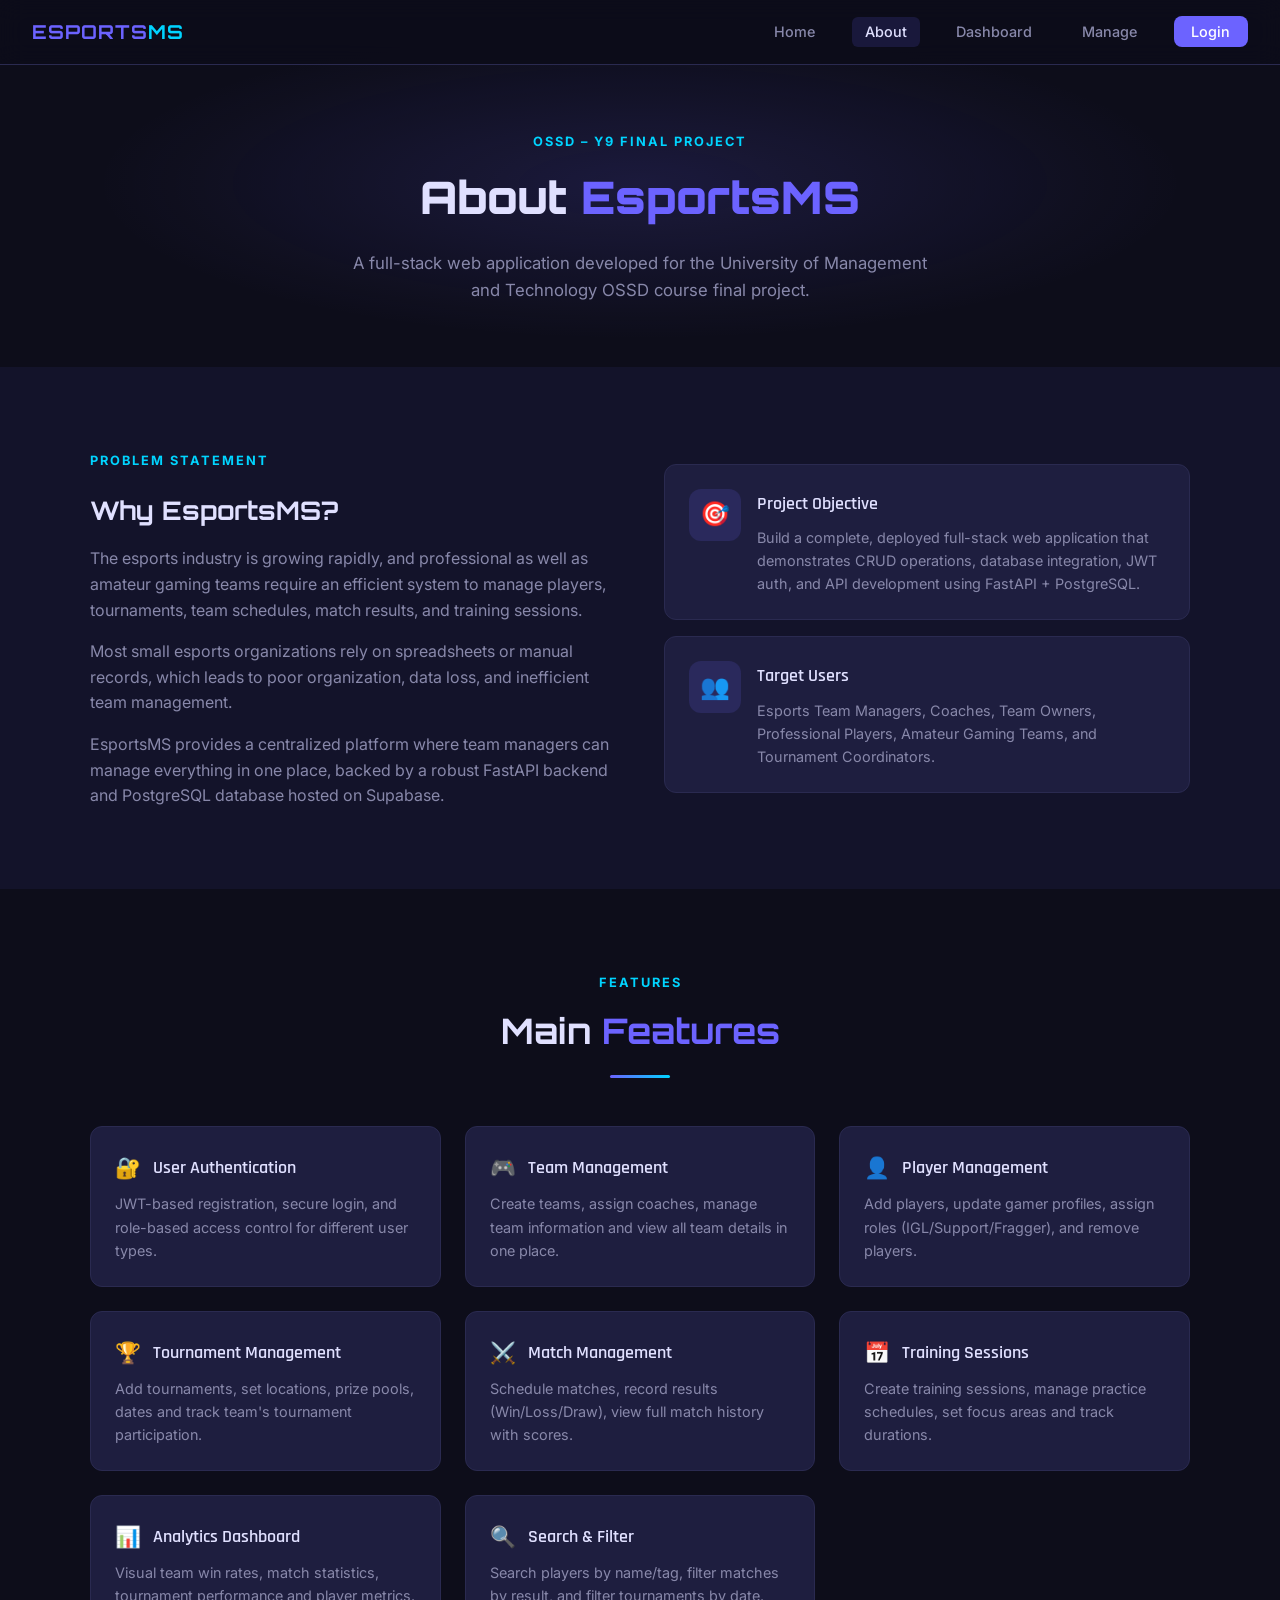
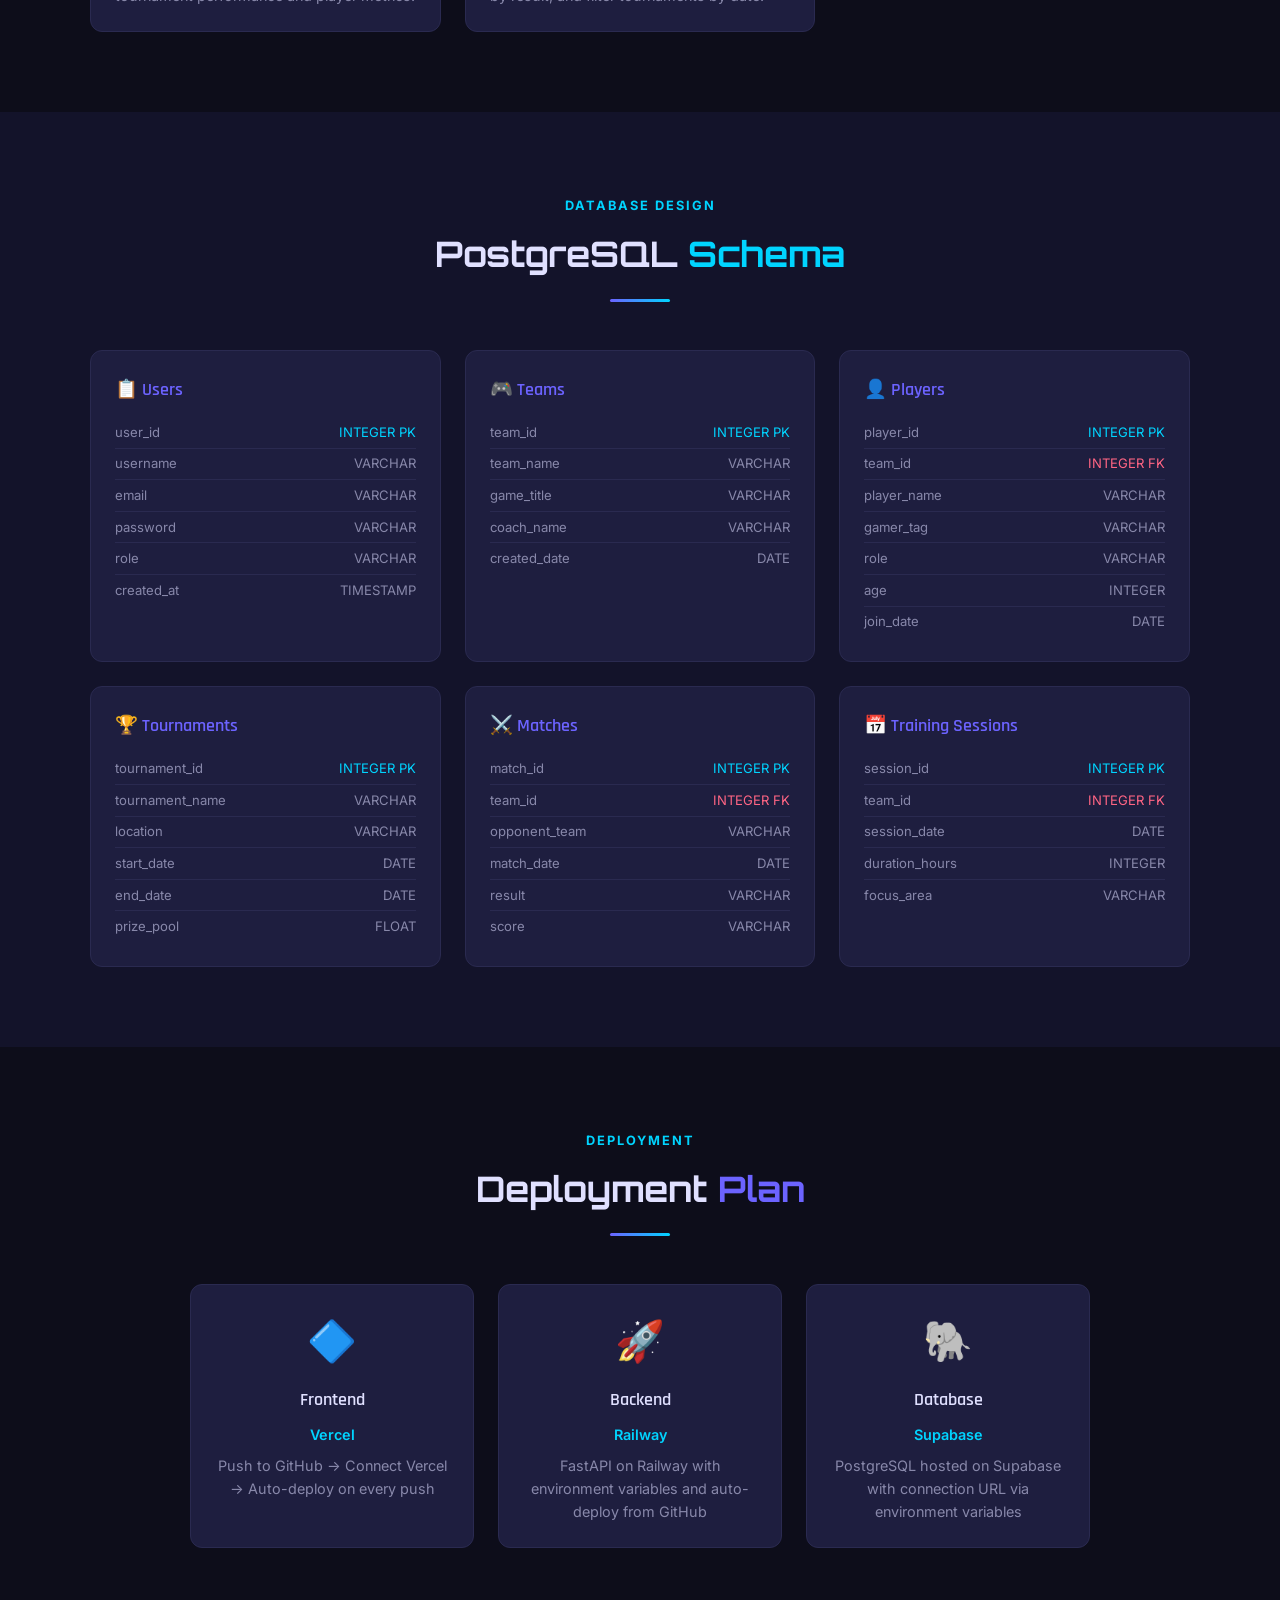
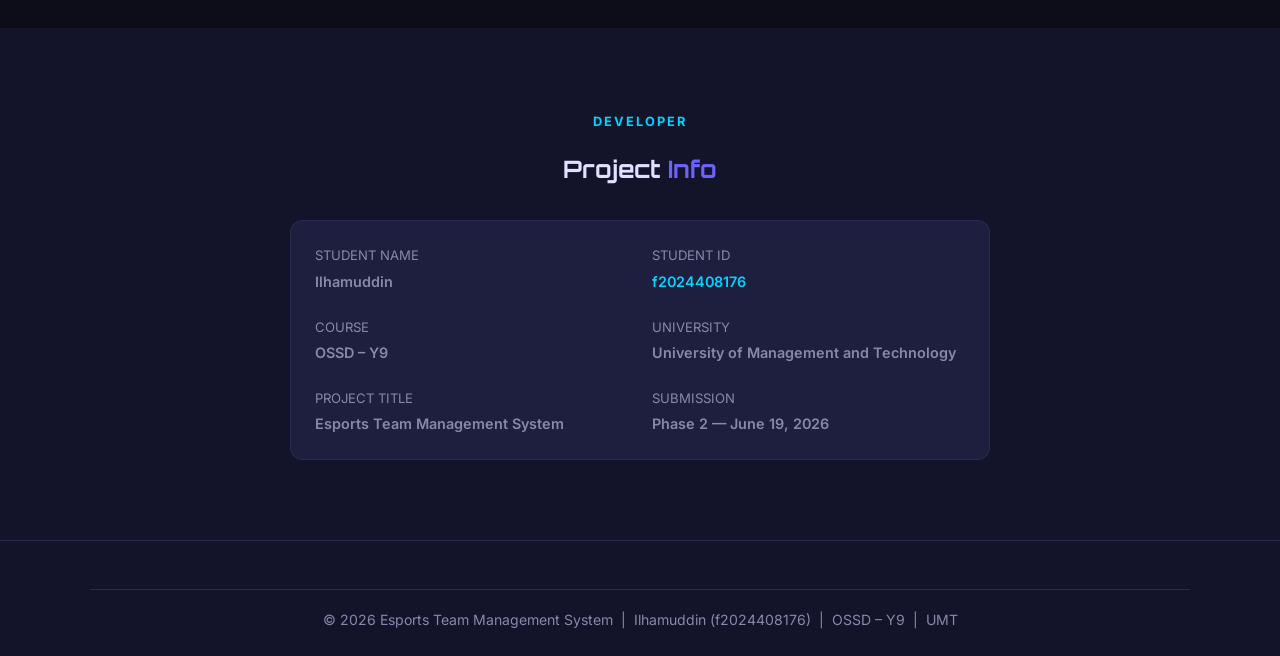
<file: EsportsTeamMS_Ilhamuddin_f2024408176/EsportsTeamMS/frontend/about.html>
<!DOCTYPE html>
<html lang="en">
<head>
  <meta charset="UTF-8" />
  <meta name="viewport" content="width=device-width, initial-scale=1.0" />
  <title>About – Esports Team Management System</title>
  <link rel="stylesheet" href="style.css" />
</head>
<body>

<nav class="navbar">
  <a href="index.html" class="nav-brand">ESPORTS<span>MS</span></a>
  <ul class="nav-links" id="navLinks">
    <li><a href="index.html">Home</a></li>
    <li><a href="about.html" class="active">About</a></li>
    <li><a href="dashboard.html">Dashboard</a></li>
    <li><a href="manage.html">Manage</a></li>
    <li><a href="login.html" class="nav-btn">Login</a></li>
  </ul>
  <div class="hamburger" onclick="toggleNav()">☰</div>
</nav>

<!-- ABOUT HERO -->
<section class="about-hero">
  <span class="section-tag">OSSD – Y9 Final Project</span>
  <h1>About <span style="color:var(--primary)">EsportsMS</span></h1>
  <p>A full-stack web application developed for the University of Management and Technology OSSD course final project.</p>
</section>

<!-- PROJECT OVERVIEW -->
<section class="section" style="background:var(--dark2);">
  <div style="max-width:1100px;margin:0 auto;">
    <div class="grid-2" style="gap:3rem;align-items:center;">
      <div>
        <span class="section-tag">Problem Statement</span>
        <h2 style="font-family:'Orbitron',sans-serif;font-size:1.6rem;font-weight:700;margin:0.5rem 0 1rem;">Why EsportsMS?</h2>
        <p style="color:var(--muted);margin-bottom:1rem;">The esports industry is growing rapidly, and professional as well as amateur gaming teams require an efficient system to manage players, tournaments, team schedules, match results, and training sessions.</p>
        <p style="color:var(--muted);margin-bottom:1rem;">Most small esports organizations rely on spreadsheets or manual records, which leads to poor organization, data loss, and inefficient team management.</p>
        <p style="color:var(--muted);">EsportsMS provides a centralized platform where team managers can manage everything in one place, backed by a robust FastAPI backend and PostgreSQL database hosted on Supabase.</p>
      </div>
      <div>
        <div class="card" style="margin-bottom:1rem;">
          <div style="display:flex;gap:1rem;align-items:flex-start;">
            <div class="feature-icon" style="flex-shrink:0;">🎯</div>
            <div>
              <h3>Project Objective</h3>
              <p>Build a complete, deployed full-stack web application that demonstrates CRUD operations, database integration, JWT auth, and API development using FastAPI + PostgreSQL.</p>
            </div>
          </div>
        </div>
        <div class="card">
          <div style="display:flex;gap:1rem;align-items:flex-start;">
            <div class="feature-icon" style="flex-shrink:0;">👥</div>
            <div>
              <h3>Target Users</h3>
              <p>Esports Team Managers, Coaches, Team Owners, Professional Players, Amateur Gaming Teams, and Tournament Coordinators.</p>
            </div>
          </div>
        </div>
      </div>
    </div>
  </div>
</section>

<!-- FEATURES LIST -->
<section class="section">
  <div style="max-width:1100px;margin:0 auto;">
    <div class="section-header">
      <span class="section-tag">Features</span>
      <h2>Main <span style="color:var(--primary)">Features</span></h2>
      <div class="divider"></div>
    </div>
    <div class="grid-3">
      <div class="card"><div style="display:flex;gap:.75rem;align-items:center;margin-bottom:.5rem;"><span style="font-size:1.3rem;">🔐</span><h3 style="margin:0;">User Authentication</h3></div><p>JWT-based registration, secure login, and role-based access control for different user types.</p></div>
      <div class="card"><div style="display:flex;gap:.75rem;align-items:center;margin-bottom:.5rem;"><span style="font-size:1.3rem;">🎮</span><h3 style="margin:0;">Team Management</h3></div><p>Create teams, assign coaches, manage team information and view all team details in one place.</p></div>
      <div class="card"><div style="display:flex;gap:.75rem;align-items:center;margin-bottom:.5rem;"><span style="font-size:1.3rem;">👤</span><h3 style="margin:0;">Player Management</h3></div><p>Add players, update gamer profiles, assign roles (IGL/Support/Fragger), and remove players.</p></div>
      <div class="card"><div style="display:flex;gap:.75rem;align-items:center;margin-bottom:.5rem;"><span style="font-size:1.3rem;">🏆</span><h3 style="margin:0;">Tournament Management</h3></div><p>Add tournaments, set locations, prize pools, dates and track team's tournament participation.</p></div>
      <div class="card"><div style="display:flex;gap:.75rem;align-items:center;margin-bottom:.5rem;"><span style="font-size:1.3rem;">⚔️</span><h3 style="margin:0;">Match Management</h3></div><p>Schedule matches, record results (Win/Loss/Draw), view full match history with scores.</p></div>
      <div class="card"><div style="display:flex;gap:.75rem;align-items:center;margin-bottom:.5rem;"><span style="font-size:1.3rem;">📅</span><h3 style="margin:0;">Training Sessions</h3></div><p>Create training sessions, manage practice schedules, set focus areas and track durations.</p></div>
      <div class="card"><div style="display:flex;gap:.75rem;align-items:center;margin-bottom:.5rem;"><span style="font-size:1.3rem;">📊</span><h3 style="margin:0;">Analytics Dashboard</h3></div><p>Visual team win rates, match statistics, tournament performance and player metrics.</p></div>
      <div class="card"><div style="display:flex;gap:.75rem;align-items:center;margin-bottom:.5rem;"><span style="font-size:1.3rem;">🔍</span><h3 style="margin:0;">Search & Filter</h3></div><p>Search players by name/tag, filter matches by result, and filter tournaments by date.</p></div>
    </div>
  </div>
</section>

<!-- DATABASE SCHEMA -->
<section class="section" style="background:var(--dark2);">
  <div style="max-width:1100px;margin:0 auto;">
    <div class="section-header">
      <span class="section-tag">Database Design</span>
      <h2>PostgreSQL <span style="color:var(--secondary)">Schema</span></h2>
      <div class="divider"></div>
    </div>
    <div class="grid-3">
      <div class="card">
        <h3 style="color:var(--primary);margin-bottom:.8rem;">📋 Users</h3>
        <div style="font-size:.82rem;color:var(--muted);">
          <div style="display:flex;justify-content:space-between;padding:.3rem 0;border-bottom:1px solid var(--border)"><span>user_id</span><span style="color:var(--secondary)">INTEGER PK</span></div>
          <div style="display:flex;justify-content:space-between;padding:.3rem 0;border-bottom:1px solid var(--border)"><span>username</span><span>VARCHAR</span></div>
          <div style="display:flex;justify-content:space-between;padding:.3rem 0;border-bottom:1px solid var(--border)"><span>email</span><span>VARCHAR</span></div>
          <div style="display:flex;justify-content:space-between;padding:.3rem 0;border-bottom:1px solid var(--border)"><span>password</span><span>VARCHAR</span></div>
          <div style="display:flex;justify-content:space-between;padding:.3rem 0;border-bottom:1px solid var(--border)"><span>role</span><span>VARCHAR</span></div>
          <div style="display:flex;justify-content:space-between;padding:.3rem 0"><span>created_at</span><span>TIMESTAMP</span></div>
        </div>
      </div>
      <div class="card">
        <h3 style="color:var(--primary);margin-bottom:.8rem;">🎮 Teams</h3>
        <div style="font-size:.82rem;color:var(--muted);">
          <div style="display:flex;justify-content:space-between;padding:.3rem 0;border-bottom:1px solid var(--border)"><span>team_id</span><span style="color:var(--secondary)">INTEGER PK</span></div>
          <div style="display:flex;justify-content:space-between;padding:.3rem 0;border-bottom:1px solid var(--border)"><span>team_name</span><span>VARCHAR</span></div>
          <div style="display:flex;justify-content:space-between;padding:.3rem 0;border-bottom:1px solid var(--border)"><span>game_title</span><span>VARCHAR</span></div>
          <div style="display:flex;justify-content:space-between;padding:.3rem 0;border-bottom:1px solid var(--border)"><span>coach_name</span><span>VARCHAR</span></div>
          <div style="display:flex;justify-content:space-between;padding:.3rem 0"><span>created_date</span><span>DATE</span></div>
        </div>
      </div>
      <div class="card">
        <h3 style="color:var(--primary);margin-bottom:.8rem;">👤 Players</h3>
        <div style="font-size:.82rem;color:var(--muted);">
          <div style="display:flex;justify-content:space-between;padding:.3rem 0;border-bottom:1px solid var(--border)"><span>player_id</span><span style="color:var(--secondary)">INTEGER PK</span></div>
          <div style="display:flex;justify-content:space-between;padding:.3rem 0;border-bottom:1px solid var(--border)"><span>team_id</span><span style="color:var(--accent)">INTEGER FK</span></div>
          <div style="display:flex;justify-content:space-between;padding:.3rem 0;border-bottom:1px solid var(--border)"><span>player_name</span><span>VARCHAR</span></div>
          <div style="display:flex;justify-content:space-between;padding:.3rem 0;border-bottom:1px solid var(--border)"><span>gamer_tag</span><span>VARCHAR</span></div>
          <div style="display:flex;justify-content:space-between;padding:.3rem 0;border-bottom:1px solid var(--border)"><span>role</span><span>VARCHAR</span></div>
          <div style="display:flex;justify-content:space-between;padding:.3rem 0;border-bottom:1px solid var(--border)"><span>age</span><span>INTEGER</span></div>
          <div style="display:flex;justify-content:space-between;padding:.3rem 0"><span>join_date</span><span>DATE</span></div>
        </div>
      </div>
      <div class="card">
        <h3 style="color:var(--primary);margin-bottom:.8rem;">🏆 Tournaments</h3>
        <div style="font-size:.82rem;color:var(--muted);">
          <div style="display:flex;justify-content:space-between;padding:.3rem 0;border-bottom:1px solid var(--border)"><span>tournament_id</span><span style="color:var(--secondary)">INTEGER PK</span></div>
          <div style="display:flex;justify-content:space-between;padding:.3rem 0;border-bottom:1px solid var(--border)"><span>tournament_name</span><span>VARCHAR</span></div>
          <div style="display:flex;justify-content:space-between;padding:.3rem 0;border-bottom:1px solid var(--border)"><span>location</span><span>VARCHAR</span></div>
          <div style="display:flex;justify-content:space-between;padding:.3rem 0;border-bottom:1px solid var(--border)"><span>start_date</span><span>DATE</span></div>
          <div style="display:flex;justify-content:space-between;padding:.3rem 0;border-bottom:1px solid var(--border)"><span>end_date</span><span>DATE</span></div>
          <div style="display:flex;justify-content:space-between;padding:.3rem 0"><span>prize_pool</span><span>FLOAT</span></div>
        </div>
      </div>
      <div class="card">
        <h3 style="color:var(--primary);margin-bottom:.8rem;">⚔️ Matches</h3>
        <div style="font-size:.82rem;color:var(--muted);">
          <div style="display:flex;justify-content:space-between;padding:.3rem 0;border-bottom:1px solid var(--border)"><span>match_id</span><span style="color:var(--secondary)">INTEGER PK</span></div>
          <div style="display:flex;justify-content:space-between;padding:.3rem 0;border-bottom:1px solid var(--border)"><span>team_id</span><span style="color:var(--accent)">INTEGER FK</span></div>
          <div style="display:flex;justify-content:space-between;padding:.3rem 0;border-bottom:1px solid var(--border)"><span>opponent_team</span><span>VARCHAR</span></div>
          <div style="display:flex;justify-content:space-between;padding:.3rem 0;border-bottom:1px solid var(--border)"><span>match_date</span><span>DATE</span></div>
          <div style="display:flex;justify-content:space-between;padding:.3rem 0;border-bottom:1px solid var(--border)"><span>result</span><span>VARCHAR</span></div>
          <div style="display:flex;justify-content:space-between;padding:.3rem 0"><span>score</span><span>VARCHAR</span></div>
        </div>
      </div>
      <div class="card">
        <h3 style="color:var(--primary);margin-bottom:.8rem;">📅 Training Sessions</h3>
        <div style="font-size:.82rem;color:var(--muted);">
          <div style="display:flex;justify-content:space-between;padding:.3rem 0;border-bottom:1px solid var(--border)"><span>session_id</span><span style="color:var(--secondary)">INTEGER PK</span></div>
          <div style="display:flex;justify-content:space-between;padding:.3rem 0;border-bottom:1px solid var(--border)"><span>team_id</span><span style="color:var(--accent)">INTEGER FK</span></div>
          <div style="display:flex;justify-content:space-between;padding:.3rem 0;border-bottom:1px solid var(--border)"><span>session_date</span><span>DATE</span></div>
          <div style="display:flex;justify-content:space-between;padding:.3rem 0;border-bottom:1px solid var(--border)"><span>duration_hours</span><span>INTEGER</span></div>
          <div style="display:flex;justify-content:space-between;padding:.3rem 0"><span>focus_area</span><span>VARCHAR</span></div>
        </div>
      </div>
    </div>
  </div>
</section>

<!-- DEPLOYMENT PLAN -->
<section class="section">
  <div style="max-width:900px;margin:0 auto;">
    <div class="section-header">
      <span class="section-tag">Deployment</span>
      <h2>Deployment <span style="color:var(--primary)">Plan</span></h2>
      <div class="divider"></div>
    </div>
    <div class="grid-3">
      <div class="card" style="text-align:center;">
        <div style="font-size:2.5rem;margin-bottom:.75rem;">🔷</div>
        <h3>Frontend</h3>
        <p style="color:var(--secondary);font-weight:600;margin:.5rem 0;">Vercel</p>
        <p>Push to GitHub → Connect Vercel → Auto-deploy on every push</p>
      </div>
      <div class="card" style="text-align:center;">
        <div style="font-size:2.5rem;margin-bottom:.75rem;">🚀</div>
        <h3>Backend</h3>
        <p style="color:var(--secondary);font-weight:600;margin:.5rem 0;">Railway</p>
        <p>FastAPI on Railway with environment variables and auto-deploy from GitHub</p>
      </div>
      <div class="card" style="text-align:center;">
        <div style="font-size:2.5rem;margin-bottom:.75rem;">🐘</div>
        <h3>Database</h3>
        <p style="color:var(--secondary);font-weight:600;margin:.5rem 0;">Supabase</p>
        <p>PostgreSQL hosted on Supabase with connection URL via environment variables</p>
      </div>
    </div>
  </div>
</section>

<!-- DEVELOPER INFO -->
<section class="section" style="background:var(--dark2);">
  <div style="max-width:700px;margin:0 auto;text-align:center;">
    <span class="section-tag">Developer</span>
    <h2 style="font-family:'Orbitron',sans-serif;font-size:1.5rem;margin:.5rem 0 2rem;">Project <span style="color:var(--primary)">Info</span></h2>
    <div class="card" style="text-align:left;">
      <div class="grid-2" style="gap:1.5rem;">
        <div>
          <p style="color:var(--muted);font-size:.82rem;margin-bottom:.2rem;">STUDENT NAME</p>
          <p style="font-weight:600;">Ilhamuddin</p>
        </div>
        <div>
          <p style="color:var(--muted);font-size:.82rem;margin-bottom:.2rem;">STUDENT ID</p>
          <p style="font-weight:600;color:var(--secondary);">f2024408176</p>
        </div>
        <div>
          <p style="color:var(--muted);font-size:.82rem;margin-bottom:.2rem;">COURSE</p>
          <p style="font-weight:600;">OSSD – Y9</p>
        </div>
        <div>
          <p style="color:var(--muted);font-size:.82rem;margin-bottom:.2rem;">UNIVERSITY</p>
          <p style="font-weight:600;">University of Management and Technology</p>
        </div>
        <div>
          <p style="color:var(--muted);font-size:.82rem;margin-bottom:.2rem;">PROJECT TITLE</p>
          <p style="font-weight:600;">Esports Team Management System</p>
        </div>
        <div>
          <p style="color:var(--muted);font-size:.82rem;margin-bottom:.2rem;">SUBMISSION</p>
          <p style="font-weight:600;">Phase 2 — June 19, 2026</p>
        </div>
      </div>
    </div>
  </div>
</section>

<footer class="footer">
  <div class="footer-bottom" style="max-width:1100px;margin:0 auto;">
    <p>© 2026 Esports Team Management System &nbsp;|&nbsp; Ilhamuddin (f2024408176) &nbsp;|&nbsp; OSSD – Y9 &nbsp;|&nbsp; UMT</p>
  </div>
</footer>

<script src="script.js"></script>
</body>
</html>
</file>
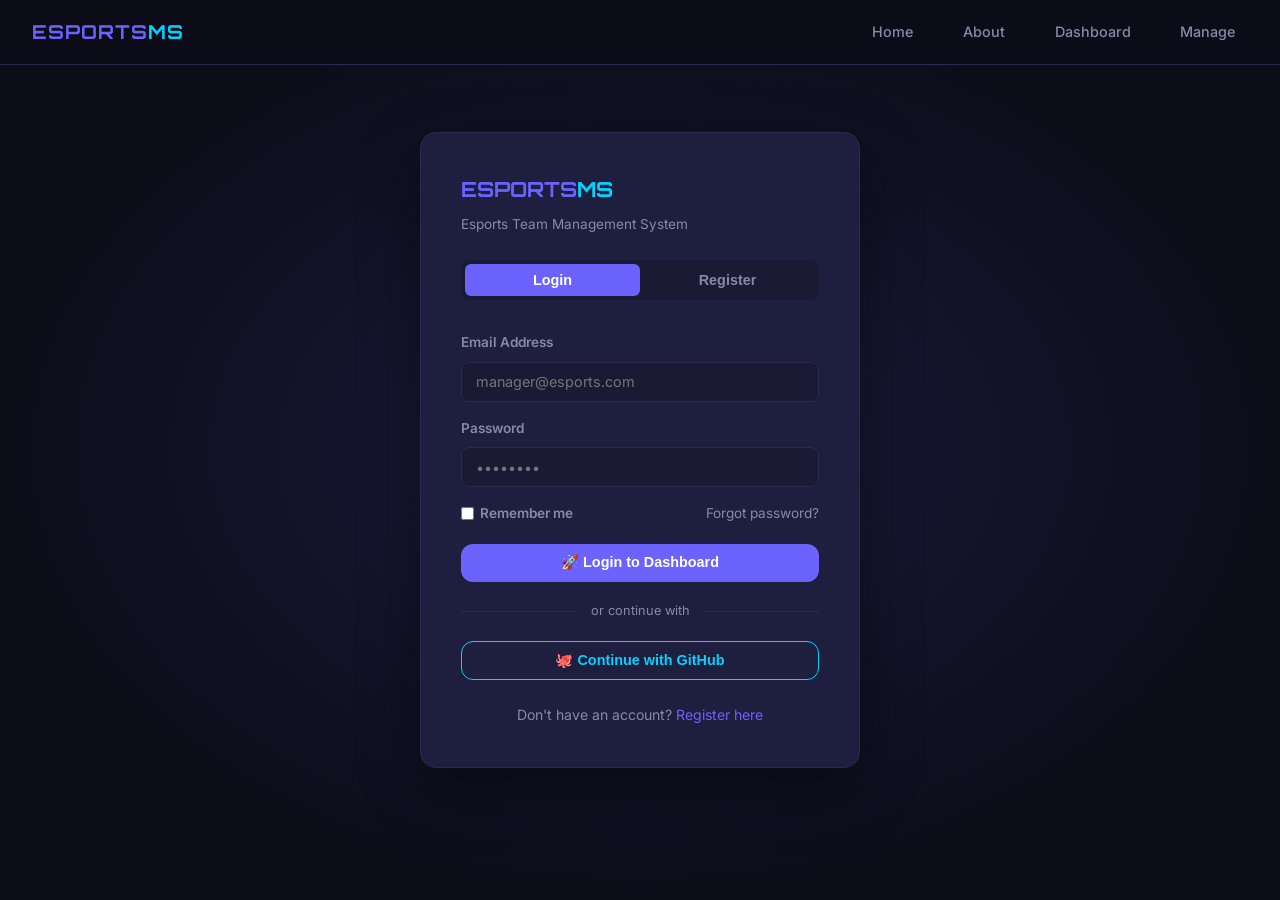
<file: EsportsTeamMS_Ilhamuddin_f2024408176/EsportsTeamMS/frontend/dashboard.html>
<!DOCTYPE html>
<html lang="en">
<head>
  <meta charset="UTF-8" />
  <meta name="viewport" content="width=device-width, initial-scale=1.0" />
  <title>Dashboard – EsportsMS</title>
  <link rel="stylesheet" href="style.css" />
</head>
<body>

<nav class="navbar">
  <a href="index.html" class="nav-brand">ESPORTS<span>MS</span></a>
  <ul class="nav-links" id="navLinks">
    <li><a href="index.html">Home</a></li>
    <li><a href="about.html">About</a></li>
    <li><a href="dashboard.html" class="active">Dashboard</a></li>
    <li><a href="manage.html">Manage</a></li>
    <li><a href="#" onclick="logout()" class="nav-btn" style="background:var(--danger)!important;">Logout</a></li>
  </ul>
  <div class="hamburger" onclick="toggleSidebar()">☰</div>
</nav>

<div class="page-wrapper">

  <!-- SIDEBAR -->
  <aside class="sidebar" id="sidebar">
    <div class="sidebar-section">
      <div class="sidebar-section-title">Main</div>
      <a href="dashboard.html" class="sidebar-link active"><span class="icon">📊</span> Dashboard</a>
      <a href="manage.html" class="sidebar-link"><span class="icon">🎮</span> Teams</a>
      <a href="manage.html#players" class="sidebar-link"><span class="icon">👤</span> Players</a>
      <a href="manage.html#tournaments" class="sidebar-link"><span class="icon">🏆</span> Tournaments</a>
      <a href="manage.html#matches" class="sidebar-link"><span class="icon">⚔️</span> Matches</a>
      <a href="manage.html#training" class="sidebar-link"><span class="icon">📅</span> Training</a>
    </div>
    <div class="sidebar-section">
      <div class="sidebar-section-title">Account</div>
      <a href="#" class="sidebar-link"><span class="icon">👤</span> Profile</a>
      <a href="#" class="sidebar-link"><span class="icon">⚙️</span> Settings</a>
      <a href="#" onclick="logout()" class="sidebar-link" style="color:var(--danger)!important;"><span class="icon">🚪</span> Logout</a>
    </div>
  </aside>

  <!-- MAIN CONTENT -->
  <main class="main-content">
    <div class="page-title">📊 Dashboard</div>
    <div class="page-subtitle">Welcome back! Here's your team overview.</div>

    <!-- STAT CARDS -->
    <div class="stat-cards" id="statCards">
      <div class="stat-card">
        <div class="stat-icon si-purple">🎮</div>
        <div class="stat-info"><div class="value" id="totalTeams">—</div><div class="label">Total Teams</div></div>
      </div>
      <div class="stat-card">
        <div class="stat-icon si-cyan">👤</div>
        <div class="stat-info"><div class="value" id="totalPlayers">—</div><div class="label">Total Players</div></div>
      </div>
      <div class="stat-card">
        <div class="stat-icon si-green">⚔️</div>
        <div class="stat-info"><div class="value" id="totalMatches">—</div><div class="label">Matches Played</div></div>
      </div>
      <div class="stat-card">
        <div class="stat-icon si-pink">🏆</div>
        <div class="stat-info"><div class="value" id="totalTournaments">—</div><div class="label">Tournaments</div></div>
      </div>
      <div class="stat-card">
        <div class="stat-icon si-yellow">📅</div>
        <div class="stat-info"><div class="value" id="totalSessions">—</div><div class="label">Training Sessions</div></div>
      </div>
    </div>

    <!-- CHARTS ROW -->
    <div class="grid-2" style="margin-bottom:2rem;">
      <div class="chart-card">
        <h3>📈 Match Results (Last 6 Matches)</h3>
        <div class="bar-chart" id="matchChart">
          <div class="bar-group"><div class="bar" style="height:80%;background:linear-gradient(var(--success),rgba(0,230,118,.3))"></div><div class="bar-label">Match 1</div></div>
          <div class="bar-group"><div class="bar" style="height:50%;background:linear-gradient(var(--danger),rgba(255,68,68,.3))"></div><div class="bar-label">Match 2</div></div>
          <div class="bar-group"><div class="bar" style="height:90%;background:linear-gradient(var(--success),rgba(0,230,118,.3))"></div><div class="bar-label">Match 3</div></div>
          <div class="bar-group"><div class="bar" style="height:70%;background:linear-gradient(var(--success),rgba(0,230,118,.3))"></div><div class="bar-label">Match 4</div></div>
          <div class="bar-group"><div class="bar" style="height:40%;background:linear-gradient(var(--danger),rgba(255,68,68,.3))"></div><div class="bar-label">Match 5</div></div>
          <div class="bar-group"><div class="bar" style="height:85%;background:linear-gradient(var(--success),rgba(0,230,118,.3))"></div><div class="bar-label">Match 6</div></div>
        </div>
      </div>
      <div class="chart-card">
        <h3>🏆 Win/Loss Ratio</h3>
        <div class="donut-wrap">
          <div class="donut"></div>
          <div class="donut-labels">
            <div class="donut-label"><div class="dot" style="background:var(--success)"></div> Wins (60%)</div>
            <div class="donut-label"><div class="dot" style="background:var(--danger)"></div> Losses (20%)</div>
            <div class="donut-label"><div class="dot" style="background:var(--warning)"></div> Draws (20%)</div>
          </div>
        </div>
        <p style="color:var(--muted);font-size:.82rem;margin-top:1rem;">Based on total matches recorded in the system.</p>
      </div>
    </div>

    <!-- RECENT MATCHES TABLE -->
    <div class="table-wrapper" style="margin-bottom:2rem;">
      <div class="table-header">
        <div class="table-title">⚔️ Recent Matches</div>
        <a href="manage.html#matches" class="btn btn-primary btn-sm">View All</a>
      </div>
      <table>
        <thead>
          <tr>
            <th>#</th>
            <th>Team</th>
            <th>Opponent</th>
            <th>Date</th>
            <th>Score</th>
            <th>Result</th>
          </tr>
        </thead>
        <tbody id="recentMatches">
          <tr><td colspan="6" style="text-align:center;color:var(--muted);padding:2rem;">Loading matches...</td></tr>
        </tbody>
      </table>
    </div>

    <!-- UPCOMING TRAINING -->
    <div class="grid-2">
      <div class="table-wrapper">
        <div class="table-header">
          <div class="table-title">📅 Upcoming Training</div>
          <a href="manage.html#training" class="btn btn-primary btn-sm">Manage</a>
        </div>
        <table>
          <thead>
            <tr><th>Date</th><th>Team</th><th>Focus</th><th>Hours</th></tr>
          </thead>
          <tbody id="upcomingTraining">
            <tr><td colspan="4" style="text-align:center;color:var(--muted);padding:1.5rem;">Loading...</td></tr>
          </tbody>
        </table>
      </div>

      <div class="table-wrapper">
        <div class="table-header">
          <div class="table-title">🏆 Active Tournaments</div>
          <a href="manage.html#tournaments" class="btn btn-primary btn-sm">View</a>
        </div>
        <table>
          <thead>
            <tr><th>Tournament</th><th>Location</th><th>Prize Pool</th></tr>
          </thead>
          <tbody id="activeTournaments">
            <tr><td colspan="3" style="text-align:center;color:var(--muted);padding:1.5rem;">Loading...</td></tr>
          </tbody>
        </table>
      </div>
    </div>

  </main>
</div>

<div class="toast-container" id="toastContainer"></div>

<script src="script.js"></script>
</body>
</html>
</file>
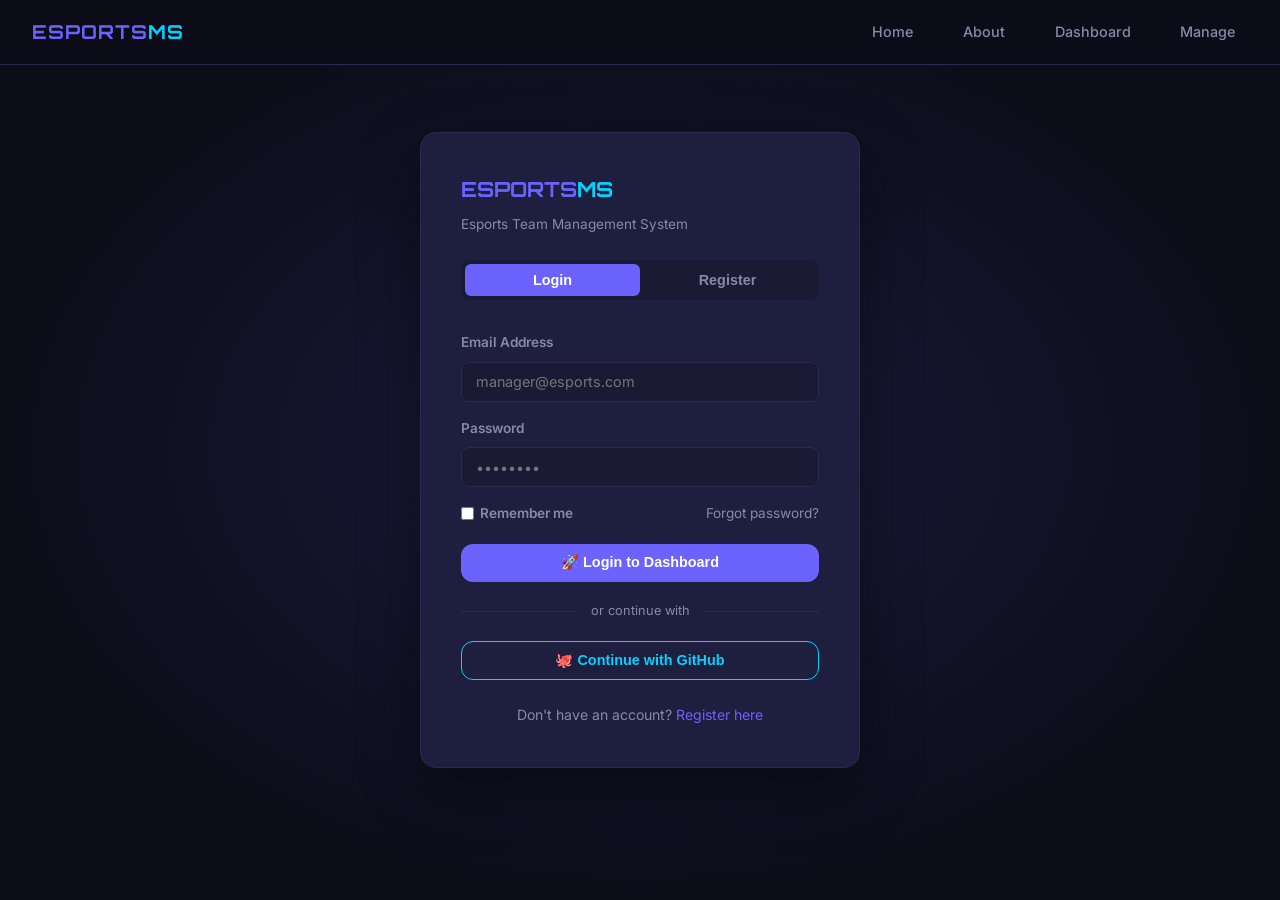
<file: EsportsTeamMS_Ilhamuddin_f2024408176/EsportsTeamMS/frontend/manage.html>
<!DOCTYPE html>
<html lang="en">
<head>
  <meta charset="UTF-8" />
  <meta name="viewport" content="width=device-width, initial-scale=1.0" />
  <title>Manage – EsportsMS</title>
  <link rel="stylesheet" href="style.css" />
</head>
<body>

<nav class="navbar">
  <a href="index.html" class="nav-brand">ESPORTS<span>MS</span></a>
  <ul class="nav-links" id="navLinks">
    <li><a href="index.html">Home</a></li>
    <li><a href="about.html">About</a></li>
    <li><a href="dashboard.html">Dashboard</a></li>
    <li><a href="manage.html" class="active">Manage</a></li>
    <li><a href="#" onclick="logout()" class="nav-btn" style="background:var(--danger)!important;">Logout</a></li>
  </ul>
  <div class="hamburger" onclick="toggleSidebar()">☰</div>
</nav>

<div class="page-wrapper">

  <!-- SIDEBAR -->
  <aside class="sidebar" id="sidebar">
    <div class="sidebar-section">
      <div class="sidebar-section-title">Management</div>
      <a href="dashboard.html" class="sidebar-link"><span class="icon">📊</span> Dashboard</a>
      <a href="#" onclick="showTab('teams')" class="sidebar-link active" id="sl-teams"><span class="icon">🎮</span> Teams</a>
      <a href="#" onclick="showTab('players')" class="sidebar-link" id="sl-players"><span class="icon">👤</span> Players</a>
      <a href="#" onclick="showTab('tournaments')" class="sidebar-link" id="sl-tournaments"><span class="icon">🏆</span> Tournaments</a>
      <a href="#" onclick="showTab('matches')" class="sidebar-link" id="sl-matches"><span class="icon">⚔️</span> Matches</a>
      <a href="#" onclick="showTab('training')" class="sidebar-link" id="sl-training"><span class="icon">📅</span> Training</a>
    </div>
    <div class="sidebar-section">
      <div class="sidebar-section-title">Account</div>
      <a href="#" class="sidebar-link"><span class="icon">⚙️</span> Settings</a>
      <a href="#" onclick="logout()" class="sidebar-link" style="color:var(--danger)!important;"><span class="icon">🚪</span> Logout</a>
    </div>
  </aside>

  <main class="main-content">

    <!-- ===== TEAMS TAB ===== -->
    <div id="tab-teams">
      <div class="page-title">🎮 Team Management</div>
      <div class="page-subtitle">Create and manage your esports teams</div>

      <div class="grid-2" style="margin-bottom:2rem;align-items:start;">
        <!-- ADD FORM -->
        <div class="form-container">
          <div class="form-title" id="teamFormTitle">➕ Add New Team</div>
          <input type="hidden" id="editTeamId" />
          <div class="form-group">
            <label>Team Name</label>
            <input type="text" id="teamName" placeholder="Alpha Wolves" />
          </div>
          <div class="form-group">
            <label>Game Title</label>
            <select id="teamGame">
              <option value="">Select Game</option>
              <option>Valorant</option>
              <option>CS2</option>
              <option>Dota 2</option>
              <option>PUBG</option>
              <option>League of Legends</option>
              <option>Fortnite</option>
            </select>
          </div>
          <div class="form-group">
            <label>Coach Name</label>
            <input type="text" id="teamCoach" placeholder="Coach Ali" />
          </div>
          <div class="form-group">
            <label>Created Date</label>
            <input type="date" id="teamDate" />
          </div>
          <div style="display:flex;gap:.75rem;">
            <button class="btn btn-primary" onclick="saveTeam()">💾 Save Team</button>
            <button class="btn btn-secondary" onclick="clearTeamForm()">✖ Clear</button>
          </div>
        </div>

        <!-- TABLE -->
        <div>
          <div class="table-wrapper">
            <div class="table-header">
              <div class="table-title">All Teams</div>
              <input class="search-input" placeholder="🔍 Search teams..." onkeyup="filterTable('teamsBody',this.value)" />
            </div>
            <table>
              <thead><tr><th>Name</th><th>Game</th><th>Coach</th><th>Date</th><th>Actions</th></tr></thead>
              <tbody id="teamsBody">
                <tr><td colspan="5" style="text-align:center;color:var(--muted);padding:2rem;">Loading...</td></tr>
              </tbody>
            </table>
          </div>
        </div>
      </div>
    </div>

    <!-- ===== PLAYERS TAB ===== -->
    <div id="tab-players" style="display:none;">
      <div class="page-title">👤 Player Management</div>
      <div class="page-subtitle">Register and manage esports players</div>

      <div class="grid-2" style="margin-bottom:2rem;align-items:start;">
        <div class="form-container">
          <div class="form-title" id="playerFormTitle">➕ Add New Player</div>
          <input type="hidden" id="editPlayerId" />
          <div class="form-grid">
            <div class="form-group">
              <label>Player Name</label>
              <input type="text" id="playerName" placeholder="Ahmed Khan" />
            </div>
            <div class="form-group">
              <label>Gamer Tag</label>
              <input type="text" id="playerTag" placeholder="xSniper99" />
            </div>
            <div class="form-group">
              <label>Team</label>
              <select id="playerTeam">
                <option value="">Select Team</option>
              </select>
            </div>
            <div class="form-group">
              <label>Role</label>
              <select id="playerRole">
                <option value="">Select Role</option>
                <option>IGL (In-Game Leader)</option>
                <option>Entry Fragger</option>
                <option>Support</option>
                <option>Rifler</option>
                <option>AWPer / Sniper</option>
                <option>Duelist</option>
                <option>Sentinel</option>
                <option>Controller</option>
              </select>
            </div>
            <div class="form-group">
              <label>Age</label>
              <input type="number" id="playerAge" placeholder="20" min="15" max="40" />
            </div>
            <div class="form-group">
              <label>Join Date</label>
              <input type="date" id="playerJoin" />
            </div>
          </div>
          <div style="display:flex;gap:.75rem;">
            <button class="btn btn-primary" onclick="savePlayer()">💾 Save Player</button>
            <button class="btn btn-secondary" onclick="clearPlayerForm()">✖ Clear</button>
          </div>
        </div>

        <div>
          <div class="table-wrapper">
            <div class="table-header">
              <div class="table-title">All Players</div>
              <input class="search-input" placeholder="🔍 Search players..." onkeyup="filterTable('playersBody',this.value)" />
            </div>
            <table>
              <thead><tr><th>Name</th><th>Tag</th><th>Team</th><th>Role</th><th>Age</th><th>Actions</th></tr></thead>
              <tbody id="playersBody">
                <tr><td colspan="6" style="text-align:center;color:var(--muted);padding:2rem;">Loading...</td></tr>
              </tbody>
            </table>
          </div>
        </div>
      </div>
    </div>

    <!-- ===== TOURNAMENTS TAB ===== -->
    <div id="tab-tournaments" style="display:none;">
      <div class="page-title">🏆 Tournament Management</div>
      <div class="page-subtitle">Manage tournament participation and schedules</div>

      <div class="grid-2" style="margin-bottom:2rem;align-items:start;">
        <div class="form-container">
          <div class="form-title">➕ Add Tournament</div>
          <input type="hidden" id="editTournamentId" />
          <div class="form-group">
            <label>Tournament Name</label>
            <input type="text" id="tourName" placeholder="PakEsports Cup 2026" />
          </div>
          <div class="form-group">
            <label>Location</label>
            <input type="text" id="tourLocation" placeholder="Lahore / Online" />
          </div>
          <div class="form-grid">
            <div class="form-group">
              <label>Start Date</label>
              <input type="date" id="tourStart" />
            </div>
            <div class="form-group">
              <label>End Date</label>
              <input type="date" id="tourEnd" />
            </div>
          </div>
          <div class="form-group">
            <label>Prize Pool (PKR)</label>
            <input type="number" id="tourPrize" placeholder="50000" />
          </div>
          <div style="display:flex;gap:.75rem;">
            <button class="btn btn-primary" onclick="saveTournament()">💾 Save Tournament</button>
            <button class="btn btn-secondary" onclick="clearTournamentForm()">✖ Clear</button>
          </div>
        </div>

        <div>
          <div class="table-wrapper">
            <div class="table-header">
              <div class="table-title">All Tournaments</div>
              <input class="search-input" placeholder="🔍 Search..." onkeyup="filterTable('tournamentsBody',this.value)" />
            </div>
            <table>
              <thead><tr><th>Name</th><th>Location</th><th>Start</th><th>End</th><th>Prize</th><th>Actions</th></tr></thead>
              <tbody id="tournamentsBody">
                <tr><td colspan="6" style="text-align:center;color:var(--muted);padding:2rem;">Loading...</td></tr>
              </tbody>
            </table>
          </div>
        </div>
      </div>
    </div>

    <!-- ===== MATCHES TAB ===== -->
    <div id="tab-matches" style="display:none;">
      <div class="page-title">⚔️ Match Management</div>
      <div class="page-subtitle">Schedule matches and record results</div>

      <div class="grid-2" style="margin-bottom:2rem;align-items:start;">
        <div class="form-container">
          <div class="form-title">➕ Add Match</div>
          <input type="hidden" id="editMatchId" />
          <div class="form-group">
            <label>Team</label>
            <select id="matchTeam">
              <option value="">Select Team</option>
            </select>
          </div>
          <div class="form-group">
            <label>Opponent Team</label>
            <input type="text" id="matchOpponent" placeholder="Night Owls" />
          </div>
          <div class="form-grid">
            <div class="form-group">
              <label>Match Date</label>
              <input type="date" id="matchDate" />
            </div>
            <div class="form-group">
              <label>Score</label>
              <input type="text" id="matchScore" placeholder="13-7" />
            </div>
          </div>
          <div class="form-group">
            <label>Result</label>
            <select id="matchResult">
              <option value="">Select Result</option>
              <option>Win</option>
              <option>Loss</option>
              <option>Draw</option>
            </select>
          </div>
          <div style="display:flex;gap:.75rem;">
            <button class="btn btn-primary" onclick="saveMatch()">💾 Save Match</button>
            <button class="btn btn-secondary" onclick="clearMatchForm()">✖ Clear</button>
          </div>
        </div>

        <div>
          <div class="table-header" style="background:var(--dark3);border-radius:var(--radius) var(--radius) 0 0;border:1px solid var(--border);margin-bottom:0;">
            <div class="table-title">Filter by Result</div>
            <div style="display:flex;gap:.5rem;">
              <button class="btn btn-sm" style="background:rgba(0,230,118,.15);color:var(--success);border:1px solid var(--success);" onclick="filterMatches('Win')">Wins</button>
              <button class="btn btn-sm" style="background:rgba(255,68,68,.15);color:var(--danger);border:1px solid var(--danger);" onclick="filterMatches('Loss')">Losses</button>
              <button class="btn btn-sm btn-secondary" onclick="filterMatches('')">All</button>
            </div>
          </div>
          <div class="table-wrapper" style="border-radius:0 0 var(--radius) var(--radius);">
            <table>
              <thead><tr><th>Team</th><th>Opponent</th><th>Date</th><th>Score</th><th>Result</th><th>Actions</th></tr></thead>
              <tbody id="matchesBody">
                <tr><td colspan="6" style="text-align:center;color:var(--muted);padding:2rem;">Loading...</td></tr>
              </tbody>
            </table>
          </div>
        </div>
      </div>
    </div>

    <!-- ===== TRAINING TAB ===== -->
    <div id="tab-training" style="display:none;">
      <div class="page-title">📅 Training Sessions</div>
      <div class="page-subtitle">Plan and track practice sessions</div>

      <div class="grid-2" style="margin-bottom:2rem;align-items:start;">
        <div class="form-container">
          <div class="form-title">➕ Add Training Session</div>
          <input type="hidden" id="editSessionId" />
          <div class="form-group">
            <label>Team</label>
            <select id="sessionTeam">
              <option value="">Select Team</option>
            </select>
          </div>
          <div class="form-group">
            <label>Session Date</label>
            <input type="date" id="sessionDate" />
          </div>
          <div class="form-group">
            <label>Duration (Hours)</label>
            <input type="number" id="sessionHours" placeholder="3" min="1" max="12" />
          </div>
          <div class="form-group">
            <label>Focus Area</label>
            <select id="sessionFocus">
              <option value="">Select Focus</option>
              <option>Aim Training</option>
              <option>Strategy & Rotation</option>
              <option>Team Coordination</option>
              <option>Clutch Scenarios</option>
              <option>Map Knowledge</option>
              <option>Communication</option>
              <option>Mental Conditioning</option>
              <option>Review & VOD Analysis</option>
            </select>
          </div>
          <div style="display:flex;gap:.75rem;">
            <button class="btn btn-primary" onclick="saveSession()">💾 Save Session</button>
            <button class="btn btn-secondary" onclick="clearSessionForm()">✖ Clear</button>
          </div>
        </div>

        <div>
          <div class="table-wrapper">
            <div class="table-header">
              <div class="table-title">All Training Sessions</div>
              <input class="search-input" placeholder="🔍 Search..." onkeyup="filterTable('trainingBody',this.value)" />
            </div>
            <table>
              <thead><tr><th>Team</th><th>Date</th><th>Focus</th><th>Hours</th><th>Actions</th></tr></thead>
              <tbody id="trainingBody">
                <tr><td colspan="5" style="text-align:center;color:var(--muted);padding:2rem;">Loading...</td></tr>
              </tbody>
            </table>
          </div>
        </div>
      </div>
    </div>

  </main>
</div>

<!-- DELETE CONFIRM MODAL -->
<div class="modal-overlay" id="deleteModal">
  <div class="modal">
    <div class="modal-header">
      <div class="modal-title">⚠️ Confirm Delete</div>
      <button class="modal-close" onclick="closeModal()">✕</button>
    </div>
    <p style="color:var(--muted);margin-bottom:1.5rem;">Are you sure you want to delete this record? This action cannot be undone.</p>
    <div style="display:flex;gap:.75rem;justify-content:flex-end;">
      <button class="btn btn-secondary" onclick="closeModal()">Cancel</button>
      <button class="btn btn-danger" id="confirmDeleteBtn">Delete</button>
    </div>
  </div>
</div>

<div class="toast-container" id="toastContainer"></div>

<script src="script.js"></script>
<script>
// Additional styling helpers for manage page
function filterMatches(result) {
  const allMatches = document.querySelectorAll('#matchesBody tr');
  if (!result) {
    allMatches.forEach(row => row.style.display = '');
  } else {
    allMatches.forEach(row => {
      const resultCell = row.querySelector('td:nth-child(5)');
      row.style.display = resultCell && resultCell.textContent.includes(result) ? '' : 'none';
    });
  }
}

// Initialize manage page
document.addEventListener('DOMContentLoaded', () => {
  if (!isAuthenticated()) {
    window.location.href = 'login.html';
  }
});
</script>
</body>
</html>
</file>
<file: style.css>
/* ==========================================
   ESPORTS TEAM MANAGEMENT SYSTEM
   Author: Ilhamuddin | ID: f2024408176
   ========================================== */

/* Google Fonts */
@import url('https://fonts.googleapis.com/css2?family=Rajdhani:wght@400;500;600;700&family=Orbitron:wght@400;700;900&family=Inter:wght@300;400;500;600&display=swap');

/* ---- CSS Variables ---- */
:root {
  --primary:    #6C63FF;
  --secondary:  #00D4FF;
  --accent:     #FF6584;
  --dark:       #0D0D1A;
  --dark2:      #13132A;
  --dark3:      #1A1A35;
  --card:       #1E1E3F;
  --border:     #2A2A50;
  --text:       #E0E0FF;
  --muted:      #8888AA;
  --success:    #00E676;
  --warning:    #FFD600;
  --danger:     #FF4444;
  --radius:     12px;
  --shadow:     0 8px 32px rgba(108,99,255,0.15);
  --transition: all 0.3s ease;
}

/* ---- Reset ---- */
*, *::before, *::after { box-sizing: border-box; margin: 0; padding: 0; }
html { scroll-behavior: smooth; }
body {
  font-family: 'Inter', sans-serif;
  background: var(--dark);
  color: var(--text);
  min-height: 100vh;
  line-height: 1.6;
}

a { color: var(--secondary); text-decoration: none; transition: var(--transition); }
a:hover { color: var(--primary); }
img { max-width: 100%; }
ul { list-style: none; }

/* ---- Scrollbar ---- */
::-webkit-scrollbar { width: 6px; }
::-webkit-scrollbar-track { background: var(--dark2); }
::-webkit-scrollbar-thumb { background: var(--primary); border-radius: 3px; }

/* ==========================================
   NAVBAR
   ========================================== */
.navbar {
  position: fixed;
  top: 0; left: 0; right: 0;
  z-index: 1000;
  background: rgba(13,13,26,0.92);
  backdrop-filter: blur(12px);
  border-bottom: 1px solid var(--border);
  padding: 0 2rem;
  height: 65px;
  display: flex;
  align-items: center;
  justify-content: space-between;
}
.nav-brand {
  font-family: 'Orbitron', sans-serif;
  font-size: 1.2rem;
  font-weight: 700;
  color: var(--primary);
  letter-spacing: 1px;
}
.nav-brand span { color: var(--secondary); }
.nav-links { display: flex; gap: 1.5rem; align-items: center; }
.nav-links a {
  color: var(--muted);
  font-weight: 500;
  font-size: 0.9rem;
  transition: var(--transition);
  padding: 0.4rem 0.8rem;
  border-radius: 6px;
}
.nav-links a:hover, .nav-links a.active {
  color: var(--text);
  background: rgba(108,99,255,0.15);
}
.nav-btn {
  background: var(--primary);
  color: #fff !important;
  padding: 0.45rem 1.1rem !important;
  border-radius: 8px !important;
}
.nav-btn:hover { background: #5a52e0 !important; }
.hamburger { display: none; font-size: 1.4rem; cursor: pointer; color: var(--text); }

/* ==========================================
   BUTTONS
   ========================================== */
.btn {
  display: inline-flex;
  align-items: center;
  gap: 0.5rem;
  padding: 0.65rem 1.4rem;
  border-radius: var(--radius);
  font-weight: 600;
  font-size: 0.9rem;
  cursor: pointer;
  border: none;
  transition: var(--transition);
}
.btn-primary { background: var(--primary); color: #fff; }
.btn-primary:hover { background: #5a52e0; transform: translateY(-1px); box-shadow: 0 4px 16px rgba(108,99,255,0.4); }
.btn-secondary { background: transparent; color: var(--secondary); border: 1.5px solid var(--secondary); }
.btn-secondary:hover { background: rgba(0,212,255,0.1); }
.btn-danger { background: var(--danger); color: #fff; }
.btn-danger:hover { background: #cc0000; }
.btn-success { background: var(--success); color: #000; }
.btn-sm { padding: 0.4rem 0.85rem; font-size: 0.8rem; }
.btn-lg { padding: 0.85rem 1.8rem; font-size: 1rem; }

/* ==========================================
   HERO (Home Page)
   ========================================== */
.hero {
  min-height: 100vh;
  display: flex;
  align-items: center;
  position: relative;
  overflow: hidden;
  background: radial-gradient(ellipse at 30% 50%, rgba(108,99,255,0.2) 0%, transparent 60%),
              radial-gradient(ellipse at 70% 20%, rgba(0,212,255,0.15) 0%, transparent 50%),
              var(--dark);
}
.hero::before {
  content: '';
  position: absolute;
  inset: 0;
  background: url("data:image/svg+xml,%3Csvg width='60' height='60' viewBox='0 0 60 60' xmlns='http://www.w3.org/2000/svg'%3E%3Cg fill='none' fill-rule='evenodd'%3E%3Cg fill='%236C63FF' fill-opacity='0.04'%3E%3Cpath d='M36 34v-4h-2v4h-4v2h4v4h2v-4h4v-2h-4zm0-30V0h-2v4h-4v2h4v4h2V6h4V4h-4zM6 34v-4H4v4H0v2h4v4h2v-4h4v-2H6zM6 4V0H4v4H0v2h4v4h2V6h4V4H6z'/%3E%3C/g%3E%3C/g%3E%3C/svg%3E");
}
.hero-content {
  position: relative;
  z-index: 2;
  max-width: 700px;
  padding: 6rem 2rem 4rem;
}
.hero-badge {
  display: inline-block;
  background: rgba(108,99,255,0.2);
  border: 1px solid rgba(108,99,255,0.4);
  color: var(--secondary);
  padding: 0.35rem 1rem;
  border-radius: 50px;
  font-size: 0.8rem;
  font-weight: 600;
  letter-spacing: 1.5px;
  text-transform: uppercase;
  margin-bottom: 1.5rem;
}
.hero h1 {
  font-family: 'Orbitron', sans-serif;
  font-size: clamp(2rem, 5vw, 3.5rem);
  font-weight: 900;
  line-height: 1.15;
  margin-bottom: 1.2rem;
}
.hero h1 .highlight {
  background: linear-gradient(135deg, var(--primary), var(--secondary));
  -webkit-background-clip: text;
  -webkit-text-fill-color: transparent;
  background-clip: text;
}
.hero p { font-size: 1.1rem; color: var(--muted); margin-bottom: 2rem; max-width: 550px; }
.hero-btns { display: flex; gap: 1rem; flex-wrap: wrap; }
.hero-stats {
  display: flex;
  gap: 2.5rem;
  margin-top: 3rem;
  flex-wrap: wrap;
}
.stat-item { text-align: center; }
.stat-item .num {
  font-family: 'Orbitron', sans-serif;
  font-size: 1.8rem;
  font-weight: 700;
  color: var(--primary);
}
.stat-item .label { font-size: 0.8rem; color: var(--muted); }

/* ==========================================
   SECTION STYLES
   ========================================== */
.section { padding: 5rem 2rem; }
.section-header { text-align: center; margin-bottom: 3rem; }
.section-header h2 {
  font-family: 'Orbitron', sans-serif;
  font-size: clamp(1.5rem, 3vw, 2.2rem);
  font-weight: 700;
  margin-bottom: 0.8rem;
}
.section-header p { color: var(--muted); max-width: 550px; margin: 0 auto; }
.section-tag {
  display: inline-block;
  color: var(--secondary);
  font-size: 0.8rem;
  font-weight: 700;
  letter-spacing: 2px;
  text-transform: uppercase;
  margin-bottom: 0.6rem;
}
.divider {
  width: 60px;
  height: 3px;
  background: linear-gradient(90deg, var(--primary), var(--secondary));
  border-radius: 3px;
  margin: 1rem auto 0;
}

/* ==========================================
   CARDS
   ========================================== */
.card {
  background: var(--card);
  border: 1px solid var(--border);
  border-radius: var(--radius);
  padding: 1.5rem;
  transition: var(--transition);
}
.card:hover { border-color: rgba(108,99,255,0.5); box-shadow: var(--shadow); transform: translateY(-2px); }

.grid-2 { display: grid; grid-template-columns: repeat(auto-fit, minmax(280px, 1fr)); gap: 1.5rem; }
.grid-3 { display: grid; grid-template-columns: repeat(auto-fit, minmax(260px, 1fr)); gap: 1.5rem; }
.grid-4 { display: grid; grid-template-columns: repeat(auto-fit, minmax(220px, 1fr)); gap: 1.5rem; }

.feature-icon {
  width: 52px; height: 52px;
  background: rgba(108,99,255,0.15);
  border-radius: 12px;
  display: flex; align-items: center; justify-content: center;
  font-size: 1.5rem;
  margin-bottom: 1rem;
}
.card h3 { font-family: 'Rajdhani', sans-serif; font-size: 1.15rem; font-weight: 600; margin-bottom: 0.5rem; }
.card p { color: var(--muted); font-size: 0.9rem; }

/* ==========================================
   DASHBOARD
   ========================================== */
.page-wrapper {
  padding-top: 65px;
  min-height: 100vh;
  display: flex;
}
.sidebar {
  width: 240px;
  background: var(--dark2);
  border-right: 1px solid var(--border);
  height: calc(100vh - 65px);
  position: fixed;
  top: 65px;
  overflow-y: auto;
  padding: 1.5rem 0;
  transition: var(--transition);
}
.sidebar-section { padding: 0 1rem; margin-bottom: 1.5rem; }
.sidebar-section-title {
  font-size: 0.7rem;
  font-weight: 700;
  letter-spacing: 2px;
  text-transform: uppercase;
  color: var(--muted);
  padding: 0 0.75rem;
  margin-bottom: 0.6rem;
}
.sidebar-link {
  display: flex;
  align-items: center;
  gap: 0.75rem;
  padding: 0.65rem 0.75rem;
  border-radius: 8px;
  color: var(--muted);
  font-size: 0.9rem;
  font-weight: 500;
  transition: var(--transition);
  margin-bottom: 0.2rem;
}
.sidebar-link:hover, .sidebar-link.active {
  color: var(--text);
  background: rgba(108,99,255,0.15);
}
.sidebar-link.active { color: var(--primary); border-left: 3px solid var(--primary); }
.sidebar-link .icon { font-size: 1.05rem; width: 20px; text-align: center; }

.main-content {
  margin-left: 240px;
  flex: 1;
  padding: 2rem;
  min-height: calc(100vh - 65px);
}
.page-title { font-family: 'Rajdhani', sans-serif; font-size: 1.7rem; font-weight: 700; margin-bottom: 0.3rem; }
.page-subtitle { color: var(--muted); font-size: 0.9rem; margin-bottom: 2rem; }

.stat-cards { display: grid; grid-template-columns: repeat(auto-fit, minmax(200px, 1fr)); gap: 1.2rem; margin-bottom: 2rem; }
.stat-card {
  background: var(--card);
  border: 1px solid var(--border);
  border-radius: var(--radius);
  padding: 1.4rem;
  display: flex;
  align-items: center;
  gap: 1rem;
  transition: var(--transition);
}
.stat-card:hover { border-color: rgba(108,99,255,0.4); }
.stat-icon {
  width: 48px; height: 48px;
  border-radius: 10px;
  display: flex; align-items: center; justify-content: center;
  font-size: 1.4rem;
  flex-shrink: 0;
}
.si-purple { background: rgba(108,99,255,0.2); }
.si-cyan   { background: rgba(0,212,255,0.15); }
.si-green  { background: rgba(0,230,118,0.15); }
.si-pink   { background: rgba(255,101,132,0.2); }
.si-yellow { background: rgba(255,214,0,0.15); }
.stat-info .value { font-family: 'Orbitron', sans-serif; font-size: 1.5rem; font-weight: 700; }
.stat-info .label { font-size: 0.8rem; color: var(--muted); }

/* ==========================================
   TABLES
   ========================================== */
.table-wrapper {
  background: var(--card);
  border: 1px solid var(--border);
  border-radius: var(--radius);
  overflow: hidden;
}
.table-header {
  display: flex;
  align-items: center;
  justify-content: space-between;
  padding: 1.2rem 1.5rem;
  border-bottom: 1px solid var(--border);
  flex-wrap: wrap;
  gap: 1rem;
}
.table-title { font-family: 'Rajdhani', sans-serif; font-size: 1.1rem; font-weight: 600; }
.table-actions { display: flex; gap: 0.75rem; align-items: center; }

.search-input {
  background: var(--dark3);
  border: 1px solid var(--border);
  border-radius: 8px;
  padding: 0.45rem 0.9rem;
  color: var(--text);
  font-size: 0.85rem;
  width: 200px;
  transition: var(--transition);
}
.search-input:focus { outline: none; border-color: var(--primary); }
.search-input::placeholder { color: var(--muted); }

table { width: 100%; border-collapse: collapse; }
table th {
  padding: 0.85rem 1.2rem;
  text-align: left;
  font-size: 0.75rem;
  font-weight: 700;
  text-transform: uppercase;
  letter-spacing: 1px;
  color: var(--muted);
  background: var(--dark3);
  border-bottom: 1px solid var(--border);
}
table td {
  padding: 0.9rem 1.2rem;
  font-size: 0.88rem;
  border-bottom: 1px solid rgba(42,42,80,0.5);
}
table tr:last-child td { border-bottom: none; }
table tr:hover td { background: rgba(108,99,255,0.05); }

.badge {
  display: inline-block;
  padding: 0.25rem 0.6rem;
  border-radius: 50px;
  font-size: 0.73rem;
  font-weight: 600;
}
.badge-win    { background: rgba(0,230,118,0.15); color: var(--success); }
.badge-loss   { background: rgba(255,68,68,0.15);  color: var(--danger);  }
.badge-draw   { background: rgba(255,214,0,0.15);  color: var(--warning); }
.badge-active { background: rgba(0,212,255,0.15);  color: var(--secondary); }
.badge-role   { background: rgba(108,99,255,0.15); color: var(--primary); }

.action-btns { display: flex; gap: 0.4rem; }

/* ==========================================
   FORMS
   ========================================== */
.form-container {
  background: var(--card);
  border: 1px solid var(--border);
  border-radius: var(--radius);
  padding: 2rem;
  max-width: 600px;
}
.form-title {
  font-family: 'Rajdhani', sans-serif;
  font-size: 1.3rem;
  font-weight: 700;
  margin-bottom: 1.5rem;
  padding-bottom: 1rem;
  border-bottom: 1px solid var(--border);
}
.form-grid { display: grid; grid-template-columns: 1fr 1fr; gap: 1rem; }
.form-group { display: flex; flex-direction: column; gap: 0.5rem; margin-bottom: 1rem; }
.form-group.full { grid-column: 1 / -1; }
label { font-size: 0.85rem; font-weight: 600; color: var(--muted); }
input, select, textarea {
  background: var(--dark3);
  border: 1px solid var(--border);
  border-radius: 8px;
  padding: 0.65rem 0.9rem;
  color: var(--text);
  font-size: 0.9rem;
  font-family: inherit;
  transition: var(--transition);
}
input:focus, select:focus, textarea:focus {
  outline: none;
  border-color: var(--primary);
  box-shadow: 0 0 0 3px rgba(108,99,255,0.15);
}
textarea { resize: vertical; min-height: 100px; }
select option { background: var(--dark3); }

/* ==========================================
   AUTH PAGES
   ========================================== */
.auth-page {
  min-height: 100vh;
  display: flex;
  align-items: center;
  justify-content: center;
  background: radial-gradient(ellipse at center, rgba(108,99,255,0.15) 0%, transparent 70%), var(--dark);
  padding: 2rem;
}
.auth-card {
  background: var(--card);
  border: 1px solid var(--border);
  border-radius: 16px;
  padding: 2.5rem;
  width: 100%;
  max-width: 440px;
  box-shadow: 0 20px 60px rgba(0,0,0,0.4);
}
.auth-logo {
  font-family: 'Orbitron', sans-serif;
  font-size: 1.3rem;
  font-weight: 700;
  color: var(--primary);
  margin-bottom: 0.5rem;
}
.auth-logo span { color: var(--secondary); }
.auth-card h2 { font-family: 'Rajdhani', sans-serif; font-size: 1.6rem; font-weight: 700; margin-bottom: 0.4rem; }
.auth-card .sub { color: var(--muted); font-size: 0.9rem; margin-bottom: 2rem; }
.auth-tabs { display: flex; gap: 0; margin-bottom: 2rem; background: var(--dark3); border-radius: 8px; padding: 4px; }
.auth-tab {
  flex: 1;
  text-align: center;
  padding: 0.5rem;
  border-radius: 6px;
  font-weight: 600;
  font-size: 0.9rem;
  cursor: pointer;
  color: var(--muted);
  transition: var(--transition);
  border: none;
  background: transparent;
}
.auth-tab.active { background: var(--primary); color: #fff; }
.divider-text {
  display: flex;
  align-items: center;
  gap: 1rem;
  color: var(--muted);
  font-size: 0.8rem;
  margin: 1.2rem 0;
}
.divider-text::before, .divider-text::after {
  content: '';
  flex: 1;
  height: 1px;
  background: var(--border);
}
.link-text { color: var(--muted); font-size: 0.88rem; text-align: center; margin-top: 1.5rem; }
.link-text a { color: var(--primary); }

/* ==========================================
   ABOUT PAGE
   ========================================== */
.about-hero {
  padding: 8rem 2rem 4rem;
  text-align: center;
  background: radial-gradient(ellipse at center, rgba(108,99,255,0.15) 0%, transparent 60%), var(--dark);
}
.about-hero h1 { font-family: 'Orbitron', sans-serif; font-size: clamp(1.8rem, 4vw, 2.8rem); font-weight: 900; margin-bottom: 1rem; }
.about-hero p { color: var(--muted); max-width: 600px; margin: 0 auto; font-size: 1.05rem; }
.team-role-badge {
  display: inline-block;
  padding: 0.3rem 0.8rem;
  background: rgba(108,99,255,0.2);
  border: 1px solid rgba(108,99,255,0.4);
  border-radius: 50px;
  font-size: 0.78rem;
  color: var(--primary);
  font-weight: 600;
  margin-bottom: 0.75rem;
}
.progress-bar { height: 6px; background: var(--dark3); border-radius: 3px; overflow: hidden; margin-top: 0.4rem; }
.progress-fill { height: 100%; background: linear-gradient(90deg, var(--primary), var(--secondary)); border-radius: 3px; }

/* ==========================================
   TOAST / ALERTS
   ========================================== */
.toast-container { position: fixed; bottom: 1.5rem; right: 1.5rem; z-index: 9999; display: flex; flex-direction: column; gap: 0.6rem; }
.toast {
  background: var(--card);
  border: 1px solid var(--border);
  border-left: 4px solid var(--success);
  padding: 0.9rem 1.2rem;
  border-radius: 8px;
  font-size: 0.88rem;
  min-width: 260px;
  box-shadow: 0 4px 20px rgba(0,0,0,0.3);
  animation: slideIn 0.3s ease;
}
.toast.error { border-left-color: var(--danger); }
.toast.warning { border-left-color: var(--warning); }
@keyframes slideIn { from { transform: translateX(100%); opacity: 0; } to { transform: translateX(0); opacity: 1; } }

/* ==========================================
   MODALS
   ========================================== */
.modal-overlay {
  position: fixed; inset: 0;
  background: rgba(0,0,0,0.7);
  display: flex; align-items: center; justify-content: center;
  z-index: 2000;
  padding: 1rem;
  opacity: 0; pointer-events: none;
  transition: var(--transition);
}
.modal-overlay.open { opacity: 1; pointer-events: all; }
.modal {
  background: var(--dark2);
  border: 1px solid var(--border);
  border-radius: 16px;
  padding: 2rem;
  width: 100%;
  max-width: 520px;
  transform: translateY(-20px);
  transition: var(--transition);
}
.modal-overlay.open .modal { transform: translateY(0); }
.modal-header {
  display: flex; align-items: center; justify-content: space-between;
  margin-bottom: 1.5rem;
}
.modal-title { font-family: 'Rajdhani', sans-serif; font-size: 1.2rem; font-weight: 700; }
.modal-close { background: none; border: none; color: var(--muted); font-size: 1.3rem; cursor: pointer; }
.modal-close:hover { color: var(--text); }

/* ==========================================
   FOOTER
   ========================================== */
.footer {
  background: var(--dark2);
  border-top: 1px solid var(--border);
  padding: 3rem 2rem 1.5rem;
}
.footer-grid { display: grid; grid-template-columns: repeat(auto-fit, minmax(200px, 1fr)); gap: 2rem; margin-bottom: 2rem; }
.footer-brand { font-family: 'Orbitron', sans-serif; font-size: 1.1rem; font-weight: 700; color: var(--primary); margin-bottom: 0.75rem; }
.footer-brand span { color: var(--secondary); }
.footer p { color: var(--muted); font-size: 0.88rem; }
.footer-links h4 { font-family: 'Rajdhani', sans-serif; font-weight: 600; margin-bottom: 0.75rem; }
.footer-links a { display: block; color: var(--muted); font-size: 0.88rem; margin-bottom: 0.4rem; }
.footer-links a:hover { color: var(--text); }
.footer-bottom {
  border-top: 1px solid var(--border);
  padding-top: 1.2rem;
  text-align: center;
  color: var(--muted);
  font-size: 0.82rem;
}

/* ==========================================
   DASHBOARD CHARTS (CSS-Only)
   ========================================== */
.chart-card {
  background: var(--card);
  border: 1px solid var(--border);
  border-radius: var(--radius);
  padding: 1.5rem;
}
.chart-card h3 { font-family: 'Rajdhani', sans-serif; font-size: 1rem; font-weight: 600; margin-bottom: 1.2rem; color: var(--muted); }
.bar-chart { display: flex; gap: 0.7rem; align-items: flex-end; height: 120px; }
.bar-group { display: flex; flex-direction: column; align-items: center; gap: 0.3rem; flex: 1; }
.bar {
  width: 100%;
  background: linear-gradient(180deg, var(--primary), rgba(108,99,255,0.3));
  border-radius: 4px 4px 0 0;
  transition: var(--transition);
}
.bar:hover { filter: brightness(1.2); }
.bar-label { font-size: 0.7rem; color: var(--muted); }
.donut-wrap { display: flex; align-items: center; gap: 1.5rem; }
.donut {
  width: 100px; height: 100px;
  border-radius: 50%;
  background: conic-gradient(var(--success) 0deg 216deg, var(--danger) 216deg 288deg, var(--warning) 288deg 360deg);
  display: flex; align-items: center; justify-content: center;
  position: relative;
}
.donut::after {
  content: '';
  position: absolute;
  width: 65px; height: 65px;
  background: var(--card);
  border-radius: 50%;
}
.donut-labels { display: flex; flex-direction: column; gap: 0.5rem; }
.donut-label { display: flex; align-items: center; gap: 0.5rem; font-size: 0.82rem; }
.dot { width: 10px; height: 10px; border-radius: 50%; }

/* ==========================================
   RESPONSIVE
   ========================================== */
@media (max-width: 768px) {
  .nav-links { display: none; }
  .nav-links.open { display: flex; flex-direction: column; position: absolute; top: 65px; left: 0; right: 0; background: var(--dark2); padding: 1rem 2rem; border-bottom: 1px solid var(--border); }
  .hamburger { display: block; }
  .sidebar { transform: translateX(-100%); z-index: 500; }
  .sidebar.open { transform: translateX(0); }
  .main-content { margin-left: 0; padding: 1.2rem; }
  .form-grid { grid-template-columns: 1fr; }
  .hero-content { padding: 6rem 1rem 3rem; }
  .hero-stats { gap: 1.5rem; }
  table { font-size: 0.8rem; }
}
@media (max-width: 480px) {
  .auth-card { padding: 1.5rem; }
  .section { padding: 3rem 1rem; }
}
</file>
<file: EsportsTeamMS_Ilhamuddin_f2024408176/EsportsTeamMS/frontend/style.css>
/* ==========================================
   ESPORTS TEAM MANAGEMENT SYSTEM
   Author: Ilhamuddin | ID: f2024408176
   ========================================== */

/* Google Fonts */
@import url('https://fonts.googleapis.com/css2?family=Rajdhani:wght@400;500;600;700&family=Orbitron:wght@400;700;900&family=Inter:wght@300;400;500;600&display=swap');

/* ---- CSS Variables ---- */
:root {
  --primary:    #6C63FF;
  --secondary:  #00D4FF;
  --accent:     #FF6584;
  --dark:       #0D0D1A;
  --dark2:      #13132A;
  --dark3:      #1A1A35;
  --card:       #1E1E3F;
  --border:     #2A2A50;
  --text:       #E0E0FF;
  --muted:      #8888AA;
  --success:    #00E676;
  --warning:    #FFD600;
  --danger:     #FF4444;
  --radius:     12px;
  --shadow:     0 8px 32px rgba(108,99,255,0.15);
  --transition: all 0.3s ease;
}

/* ---- Reset ---- */
*, *::before, *::after { box-sizing: border-box; margin: 0; padding: 0; }
html { scroll-behavior: smooth; }
body {
  font-family: 'Inter', sans-serif;
  background: var(--dark);
  color: var(--text);
  min-height: 100vh;
  line-height: 1.6;
}

a { color: var(--secondary); text-decoration: none; transition: var(--transition); }
a:hover { color: var(--primary); }
img { max-width: 100%; }
ul { list-style: none; }

/* ---- Scrollbar ---- */
::-webkit-scrollbar { width: 6px; }
::-webkit-scrollbar-track { background: var(--dark2); }
::-webkit-scrollbar-thumb { background: var(--primary); border-radius: 3px; }

/* ==========================================
   NAVBAR
   ========================================== */
.navbar {
  position: fixed;
  top: 0; left: 0; right: 0;
  z-index: 1000;
  background: rgba(13,13,26,0.92);
  backdrop-filter: blur(12px);
  border-bottom: 1px solid var(--border);
  padding: 0 2rem;
  height: 65px;
  display: flex;
  align-items: center;
  justify-content: space-between;
}
.nav-brand {
  font-family: 'Orbitron', sans-serif;
  font-size: 1.2rem;
  font-weight: 700;
  color: var(--primary);
  letter-spacing: 1px;
}
.nav-brand span { color: var(--secondary); }
.nav-links { display: flex; gap: 1.5rem; align-items: center; }
.nav-links a {
  color: var(--muted);
  font-weight: 500;
  font-size: 0.9rem;
  transition: var(--transition);
  padding: 0.4rem 0.8rem;
  border-radius: 6px;
}
.nav-links a:hover, .nav-links a.active {
  color: var(--text);
  background: rgba(108,99,255,0.15);
}
.nav-btn {
  background: var(--primary);
  color: #fff !important;
  padding: 0.45rem 1.1rem !important;
  border-radius: 8px !important;
}
.nav-btn:hover { background: #5a52e0 !important; }
.hamburger { display: none; font-size: 1.4rem; cursor: pointer; color: var(--text); }

/* ==========================================
   BUTTONS
   ========================================== */
.btn {
  display: inline-flex;
  align-items: center;
  gap: 0.5rem;
  padding: 0.65rem 1.4rem;
  border-radius: var(--radius);
  font-weight: 600;
  font-size: 0.9rem;
  cursor: pointer;
  border: none;
  transition: var(--transition);
}
.btn-primary { background: var(--primary); color: #fff; }
.btn-primary:hover { background: #5a52e0; transform: translateY(-1px); box-shadow: 0 4px 16px rgba(108,99,255,0.4); }
.btn-secondary { background: transparent; color: var(--secondary); border: 1.5px solid var(--secondary); }
.btn-secondary:hover { background: rgba(0,212,255,0.1); }
.btn-danger { background: var(--danger); color: #fff; }
.btn-danger:hover { background: #cc0000; }
.btn-success { background: var(--success); color: #000; }
.btn-sm { padding: 0.4rem 0.85rem; font-size: 0.8rem; }
.btn-lg { padding: 0.85rem 1.8rem; font-size: 1rem; }

/* ==========================================
   HERO (Home Page)
   ========================================== */
.hero {
  min-height: 100vh;
  display: flex;
  align-items: center;
  position: relative;
  overflow: hidden;
  background: radial-gradient(ellipse at 30% 50%, rgba(108,99,255,0.2) 0%, transparent 60%),
              radial-gradient(ellipse at 70% 20%, rgba(0,212,255,0.15) 0%, transparent 50%),
              var(--dark);
}
.hero::before {
  content: '';
  position: absolute;
  inset: 0;
  background: url("data:image/svg+xml,%3Csvg width='60' height='60' viewBox='0 0 60 60' xmlns='http://www.w3.org/2000/svg'%3E%3Cg fill='none' fill-rule='evenodd'%3E%3Cg fill='%236C63FF' fill-opacity='0.04'%3E%3Cpath d='M36 34v-4h-2v4h-4v2h4v4h2v-4h4v-2h-4zm0-30V0h-2v4h-4v2h4v4h2V6h4V4h-4zM6 34v-4H4v4H0v2h4v4h2v-4h4v-2H6zM6 4V0H4v4H0v2h4v4h2V6h4V4H6z'/%3E%3C/g%3E%3C/g%3E%3C/svg%3E");
}
.hero-content {
  position: relative;
  z-index: 2;
  max-width: 700px;
  padding: 6rem 2rem 4rem;
}
.hero-badge {
  display: inline-block;
  background: rgba(108,99,255,0.2);
  border: 1px solid rgba(108,99,255,0.4);
  color: var(--secondary);
  padding: 0.35rem 1rem;
  border-radius: 50px;
  font-size: 0.8rem;
  font-weight: 600;
  letter-spacing: 1.5px;
  text-transform: uppercase;
  margin-bottom: 1.5rem;
}
.hero h1 {
  font-family: 'Orbitron', sans-serif;
  font-size: clamp(2rem, 5vw, 3.5rem);
  font-weight: 900;
  line-height: 1.15;
  margin-bottom: 1.2rem;
}
.hero h1 .highlight {
  background: linear-gradient(135deg, var(--primary), var(--secondary));
  -webkit-background-clip: text;
  -webkit-text-fill-color: transparent;
  background-clip: text;
}
.hero p { font-size: 1.1rem; color: var(--muted); margin-bottom: 2rem; max-width: 550px; }
.hero-btns { display: flex; gap: 1rem; flex-wrap: wrap; }
.hero-stats {
  display: flex;
  gap: 2.5rem;
  margin-top: 3rem;
  flex-wrap: wrap;
}
.stat-item { text-align: center; }
.stat-item .num {
  font-family: 'Orbitron', sans-serif;
  font-size: 1.8rem;
  font-weight: 700;
  color: var(--primary);
}
.stat-item .label { font-size: 0.8rem; color: var(--muted); }

/* ==========================================
   SECTION STYLES
   ========================================== */
.section { padding: 5rem 2rem; }
.section-header { text-align: center; margin-bottom: 3rem; }
.section-header h2 {
  font-family: 'Orbitron', sans-serif;
  font-size: clamp(1.5rem, 3vw, 2.2rem);
  font-weight: 700;
  margin-bottom: 0.8rem;
}
.section-header p { color: var(--muted); max-width: 550px; margin: 0 auto; }
.section-tag {
  display: inline-block;
  color: var(--secondary);
  font-size: 0.8rem;
  font-weight: 700;
  letter-spacing: 2px;
  text-transform: uppercase;
  margin-bottom: 0.6rem;
}
.divider {
  width: 60px;
  height: 3px;
  background: linear-gradient(90deg, var(--primary), var(--secondary));
  border-radius: 3px;
  margin: 1rem auto 0;
}

/* ==========================================
   CARDS
   ========================================== */
.card {
  background: var(--card);
  border: 1px solid var(--border);
  border-radius: var(--radius);
  padding: 1.5rem;
  transition: var(--transition);
}
.card:hover { border-color: rgba(108,99,255,0.5); box-shadow: var(--shadow); transform: translateY(-2px); }

.grid-2 { display: grid; grid-template-columns: repeat(auto-fit, minmax(280px, 1fr)); gap: 1.5rem; }
.grid-3 { display: grid; grid-template-columns: repeat(auto-fit, minmax(260px, 1fr)); gap: 1.5rem; }
.grid-4 { display: grid; grid-template-columns: repeat(auto-fit, minmax(220px, 1fr)); gap: 1.5rem; }

.feature-icon {
  width: 52px; height: 52px;
  background: rgba(108,99,255,0.15);
  border-radius: 12px;
  display: flex; align-items: center; justify-content: center;
  font-size: 1.5rem;
  margin-bottom: 1rem;
}
.card h3 { font-family: 'Rajdhani', sans-serif; font-size: 1.15rem; font-weight: 600; margin-bottom: 0.5rem; }
.card p { color: var(--muted); font-size: 0.9rem; }

/* ==========================================
   DASHBOARD
   ========================================== */
.page-wrapper {
  padding-top: 65px;
  min-height: 100vh;
  display: flex;
}
.sidebar {
  width: 240px;
  background: var(--dark2);
  border-right: 1px solid var(--border);
  height: calc(100vh - 65px);
  position: fixed;
  top: 65px;
  overflow-y: auto;
  padding: 1.5rem 0;
  transition: var(--transition);
}
.sidebar-section { padding: 0 1rem; margin-bottom: 1.5rem; }
.sidebar-section-title {
  font-size: 0.7rem;
  font-weight: 700;
  letter-spacing: 2px;
  text-transform: uppercase;
  color: var(--muted);
  padding: 0 0.75rem;
  margin-bottom: 0.6rem;
}
.sidebar-link {
  display: flex;
  align-items: center;
  gap: 0.75rem;
  padding: 0.65rem 0.75rem;
  border-radius: 8px;
  color: var(--muted);
  font-size: 0.9rem;
  font-weight: 500;
  transition: var(--transition);
  margin-bottom: 0.2rem;
}
.sidebar-link:hover, .sidebar-link.active {
  color: var(--text);
  background: rgba(108,99,255,0.15);
}
.sidebar-link.active { color: var(--primary); border-left: 3px solid var(--primary); }
.sidebar-link .icon { font-size: 1.05rem; width: 20px; text-align: center; }

.main-content {
  margin-left: 240px;
  flex: 1;
  padding: 2rem;
  min-height: calc(100vh - 65px);
}
.page-title { font-family: 'Rajdhani', sans-serif; font-size: 1.7rem; font-weight: 700; margin-bottom: 0.3rem; }
.page-subtitle { color: var(--muted); font-size: 0.9rem; margin-bottom: 2rem; }

.stat-cards { display: grid; grid-template-columns: repeat(auto-fit, minmax(200px, 1fr)); gap: 1.2rem; margin-bottom: 2rem; }
.stat-card {
  background: var(--card);
  border: 1px solid var(--border);
  border-radius: var(--radius);
  padding: 1.4rem;
  display: flex;
  align-items: center;
  gap: 1rem;
  transition: var(--transition);
}
.stat-card:hover { border-color: rgba(108,99,255,0.4); }
.stat-icon {
  width: 48px; height: 48px;
  border-radius: 10px;
  display: flex; align-items: center; justify-content: center;
  font-size: 1.4rem;
  flex-shrink: 0;
}
.si-purple { background: rgba(108,99,255,0.2); }
.si-cyan   { background: rgba(0,212,255,0.15); }
.si-green  { background: rgba(0,230,118,0.15); }
.si-pink   { background: rgba(255,101,132,0.2); }
.si-yellow { background: rgba(255,214,0,0.15); }
.stat-info .value { font-family: 'Orbitron', sans-serif; font-size: 1.5rem; font-weight: 700; }
.stat-info .label { font-size: 0.8rem; color: var(--muted); }

/* ==========================================
   TABLES
   ========================================== */
.table-wrapper {
  background: var(--card);
  border: 1px solid var(--border);
  border-radius: var(--radius);
  overflow: hidden;
}
.table-header {
  display: flex;
  align-items: center;
  justify-content: space-between;
  padding: 1.2rem 1.5rem;
  border-bottom: 1px solid var(--border);
  flex-wrap: wrap;
  gap: 1rem;
}
.table-title { font-family: 'Rajdhani', sans-serif; font-size: 1.1rem; font-weight: 600; }
.table-actions { display: flex; gap: 0.75rem; align-items: center; }

.search-input {
  background: var(--dark3);
  border: 1px solid var(--border);
  border-radius: 8px;
  padding: 0.45rem 0.9rem;
  color: var(--text);
  font-size: 0.85rem;
  width: 200px;
  transition: var(--transition);
}
.search-input:focus { outline: none; border-color: var(--primary); }
.search-input::placeholder { color: var(--muted); }

table { width: 100%; border-collapse: collapse; }
table th {
  padding: 0.85rem 1.2rem;
  text-align: left;
  font-size: 0.75rem;
  font-weight: 700;
  text-transform: uppercase;
  letter-spacing: 1px;
  color: var(--muted);
  background: var(--dark3);
  border-bottom: 1px solid var(--border);
}
table td {
  padding: 0.9rem 1.2rem;
  font-size: 0.88rem;
  border-bottom: 1px solid rgba(42,42,80,0.5);
}
table tr:last-child td { border-bottom: none; }
table tr:hover td { background: rgba(108,99,255,0.05); }

.badge {
  display: inline-block;
  padding: 0.25rem 0.6rem;
  border-radius: 50px;
  font-size: 0.73rem;
  font-weight: 600;
}
.badge-win    { background: rgba(0,230,118,0.15); color: var(--success); }
.badge-loss   { background: rgba(255,68,68,0.15);  color: var(--danger);  }
.badge-draw   { background: rgba(255,214,0,0.15);  color: var(--warning); }
.badge-active { background: rgba(0,212,255,0.15);  color: var(--secondary); }
.badge-role   { background: rgba(108,99,255,0.15); color: var(--primary); }

.action-btns { display: flex; gap: 0.4rem; }

/* ==========================================
   FORMS
   ========================================== */
.form-container {
  background: var(--card);
  border: 1px solid var(--border);
  border-radius: var(--radius);
  padding: 2rem;
  max-width: 600px;
}
.form-title {
  font-family: 'Rajdhani', sans-serif;
  font-size: 1.3rem;
  font-weight: 700;
  margin-bottom: 1.5rem;
  padding-bottom: 1rem;
  border-bottom: 1px solid var(--border);
}
.form-grid { display: grid; grid-template-columns: 1fr 1fr; gap: 1rem; }
.form-group { display: flex; flex-direction: column; gap: 0.5rem; margin-bottom: 1rem; }
.form-group.full { grid-column: 1 / -1; }
label { font-size: 0.85rem; font-weight: 600; color: var(--muted); }
input, select, textarea {
  background: var(--dark3);
  border: 1px solid var(--border);
  border-radius: 8px;
  padding: 0.65rem 0.9rem;
  color: var(--text);
  font-size: 0.9rem;
  font-family: inherit;
  transition: var(--transition);
}
input:focus, select:focus, textarea:focus {
  outline: none;
  border-color: var(--primary);
  box-shadow: 0 0 0 3px rgba(108,99,255,0.15);
}
textarea { resize: vertical; min-height: 100px; }
select option { background: var(--dark3); }

/* ==========================================
   AUTH PAGES
   ========================================== */
.auth-page {
  min-height: 100vh;
  display: flex;
  align-items: center;
  justify-content: center;
  background: radial-gradient(ellipse at center, rgba(108,99,255,0.15) 0%, transparent 70%), var(--dark);
  padding: 2rem;
}
.auth-card {
  background: var(--card);
  border: 1px solid var(--border);
  border-radius: 16px;
  padding: 2.5rem;
  width: 100%;
  max-width: 440px;
  box-shadow: 0 20px 60px rgba(0,0,0,0.4);
}
.auth-logo {
  font-family: 'Orbitron', sans-serif;
  font-size: 1.3rem;
  font-weight: 700;
  color: var(--primary);
  margin-bottom: 0.5rem;
}
.auth-logo span { color: var(--secondary); }
.auth-card h2 { font-family: 'Rajdhani', sans-serif; font-size: 1.6rem; font-weight: 700; margin-bottom: 0.4rem; }
.auth-card .sub { color: var(--muted); font-size: 0.9rem; margin-bottom: 2rem; }
.auth-tabs { display: flex; gap: 0; margin-bottom: 2rem; background: var(--dark3); border-radius: 8px; padding: 4px; }
.auth-tab {
  flex: 1;
  text-align: center;
  padding: 0.5rem;
  border-radius: 6px;
  font-weight: 600;
  font-size: 0.9rem;
  cursor: pointer;
  color: var(--muted);
  transition: var(--transition);
  border: none;
  background: transparent;
}
.auth-tab.active { background: var(--primary); color: #fff; }
.divider-text {
  display: flex;
  align-items: center;
  gap: 1rem;
  color: var(--muted);
  font-size: 0.8rem;
  margin: 1.2rem 0;
}
.divider-text::before, .divider-text::after {
  content: '';
  flex: 1;
  height: 1px;
  background: var(--border);
}
.link-text { color: var(--muted); font-size: 0.88rem; text-align: center; margin-top: 1.5rem; }
.link-text a { color: var(--primary); }

/* ==========================================
   ABOUT PAGE
   ========================================== */
.about-hero {
  padding: 8rem 2rem 4rem;
  text-align: center;
  background: radial-gradient(ellipse at center, rgba(108,99,255,0.15) 0%, transparent 60%), var(--dark);
}
.about-hero h1 { font-family: 'Orbitron', sans-serif; font-size: clamp(1.8rem, 4vw, 2.8rem); font-weight: 900; margin-bottom: 1rem; }
.about-hero p { color: var(--muted); max-width: 600px; margin: 0 auto; font-size: 1.05rem; }
.team-role-badge {
  display: inline-block;
  padding: 0.3rem 0.8rem;
  background: rgba(108,99,255,0.2);
  border: 1px solid rgba(108,99,255,0.4);
  border-radius: 50px;
  font-size: 0.78rem;
  color: var(--primary);
  font-weight: 600;
  margin-bottom: 0.75rem;
}
.progress-bar { height: 6px; background: var(--dark3); border-radius: 3px; overflow: hidden; margin-top: 0.4rem; }
.progress-fill { height: 100%; background: linear-gradient(90deg, var(--primary), var(--secondary)); border-radius: 3px; }

/* ==========================================
   TOAST / ALERTS
   ========================================== */
.toast-container { position: fixed; bottom: 1.5rem; right: 1.5rem; z-index: 9999; display: flex; flex-direction: column; gap: 0.6rem; }
.toast {
  background: var(--card);
  border: 1px solid var(--border);
  border-left: 4px solid var(--success);
  padding: 0.9rem 1.2rem;
  border-radius: 8px;
  font-size: 0.88rem;
  min-width: 260px;
  box-shadow: 0 4px 20px rgba(0,0,0,0.3);
  animation: slideIn 0.3s ease;
}
.toast.error { border-left-color: var(--danger); }
.toast.warning { border-left-color: var(--warning); }
@keyframes slideIn { from { transform: translateX(100%); opacity: 0; } to { transform: translateX(0); opacity: 1; } }

/* ==========================================
   MODALS
   ========================================== */
.modal-overlay {
  position: fixed; inset: 0;
  background: rgba(0,0,0,0.7);
  display: flex; align-items: center; justify-content: center;
  z-index: 2000;
  padding: 1rem;
  opacity: 0; pointer-events: none;
  transition: var(--transition);
}
.modal-overlay.open { opacity: 1; pointer-events: all; }
.modal {
  background: var(--dark2);
  border: 1px solid var(--border);
  border-radius: 16px;
  padding: 2rem;
  width: 100%;
  max-width: 520px;
  transform: translateY(-20px);
  transition: var(--transition);
}
.modal-overlay.open .modal { transform: translateY(0); }
.modal-header {
  display: flex; align-items: center; justify-content: space-between;
  margin-bottom: 1.5rem;
}
.modal-title { font-family: 'Rajdhani', sans-serif; font-size: 1.2rem; font-weight: 700; }
.modal-close { background: none; border: none; color: var(--muted); font-size: 1.3rem; cursor: pointer; }
.modal-close:hover { color: var(--text); }

/* ==========================================
   FOOTER
   ========================================== */
.footer {
  background: var(--dark2);
  border-top: 1px solid var(--border);
  padding: 3rem 2rem 1.5rem;
}
.footer-grid { display: grid; grid-template-columns: repeat(auto-fit, minmax(200px, 1fr)); gap: 2rem; margin-bottom: 2rem; }
.footer-brand { font-family: 'Orbitron', sans-serif; font-size: 1.1rem; font-weight: 700; color: var(--primary); margin-bottom: 0.75rem; }
.footer-brand span { color: var(--secondary); }
.footer p { color: var(--muted); font-size: 0.88rem; }
.footer-links h4 { font-family: 'Rajdhani', sans-serif; font-weight: 600; margin-bottom: 0.75rem; }
.footer-links a { display: block; color: var(--muted); font-size: 0.88rem; margin-bottom: 0.4rem; }
.footer-links a:hover { color: var(--text); }
.footer-bottom {
  border-top: 1px solid var(--border);
  padding-top: 1.2rem;
  text-align: center;
  color: var(--muted);
  font-size: 0.82rem;
}

/* ==========================================
   DASHBOARD CHARTS (CSS-Only)
   ========================================== */
.chart-card {
  background: var(--card);
  border: 1px solid var(--border);
  border-radius: var(--radius);
  padding: 1.5rem;
}
.chart-card h3 { font-family: 'Rajdhani', sans-serif; font-size: 1rem; font-weight: 600; margin-bottom: 1.2rem; color: var(--muted); }
.bar-chart { display: flex; gap: 0.7rem; align-items: flex-end; height: 120px; }
.bar-group { display: flex; flex-direction: column; align-items: center; gap: 0.3rem; flex: 1; }
.bar {
  width: 100%;
  background: linear-gradient(180deg, var(--primary), rgba(108,99,255,0.3));
  border-radius: 4px 4px 0 0;
  transition: var(--transition);
}
.bar:hover { filter: brightness(1.2); }
.bar-label { font-size: 0.7rem; color: var(--muted); }
.donut-wrap { display: flex; align-items: center; gap: 1.5rem; }
.donut {
  width: 100px; height: 100px;
  border-radius: 50%;
  background: conic-gradient(var(--success) 0deg 216deg, var(--danger) 216deg 288deg, var(--warning) 288deg 360deg);
  display: flex; align-items: center; justify-content: center;
  position: relative;
}
.donut::after {
  content: '';
  position: absolute;
  width: 65px; height: 65px;
  background: var(--card);
  border-radius: 50%;
}
.donut-labels { display: flex; flex-direction: column; gap: 0.5rem; }
.donut-label { display: flex; align-items: center; gap: 0.5rem; font-size: 0.82rem; }
.dot { width: 10px; height: 10px; border-radius: 50%; }

/* ==========================================
   RESPONSIVE
   ========================================== */
@media (max-width: 768px) {
  .nav-links { display: none; }
  .nav-links.open { display: flex; flex-direction: column; position: absolute; top: 65px; left: 0; right: 0; background: var(--dark2); padding: 1rem 2rem; border-bottom: 1px solid var(--border); }
  .hamburger { display: block; }
  .sidebar { transform: translateX(-100%); z-index: 500; }
  .sidebar.open { transform: translateX(0); }
  .main-content { margin-left: 0; padding: 1.2rem; }
  .form-grid { grid-template-columns: 1fr; }
  .hero-content { padding: 6rem 1rem 3rem; }
  .hero-stats { gap: 1.5rem; }
  table { font-size: 0.8rem; }
}
@media (max-width: 480px) {
  .auth-card { padding: 1.5rem; }
  .section { padding: 3rem 1rem; }
}
</file>
